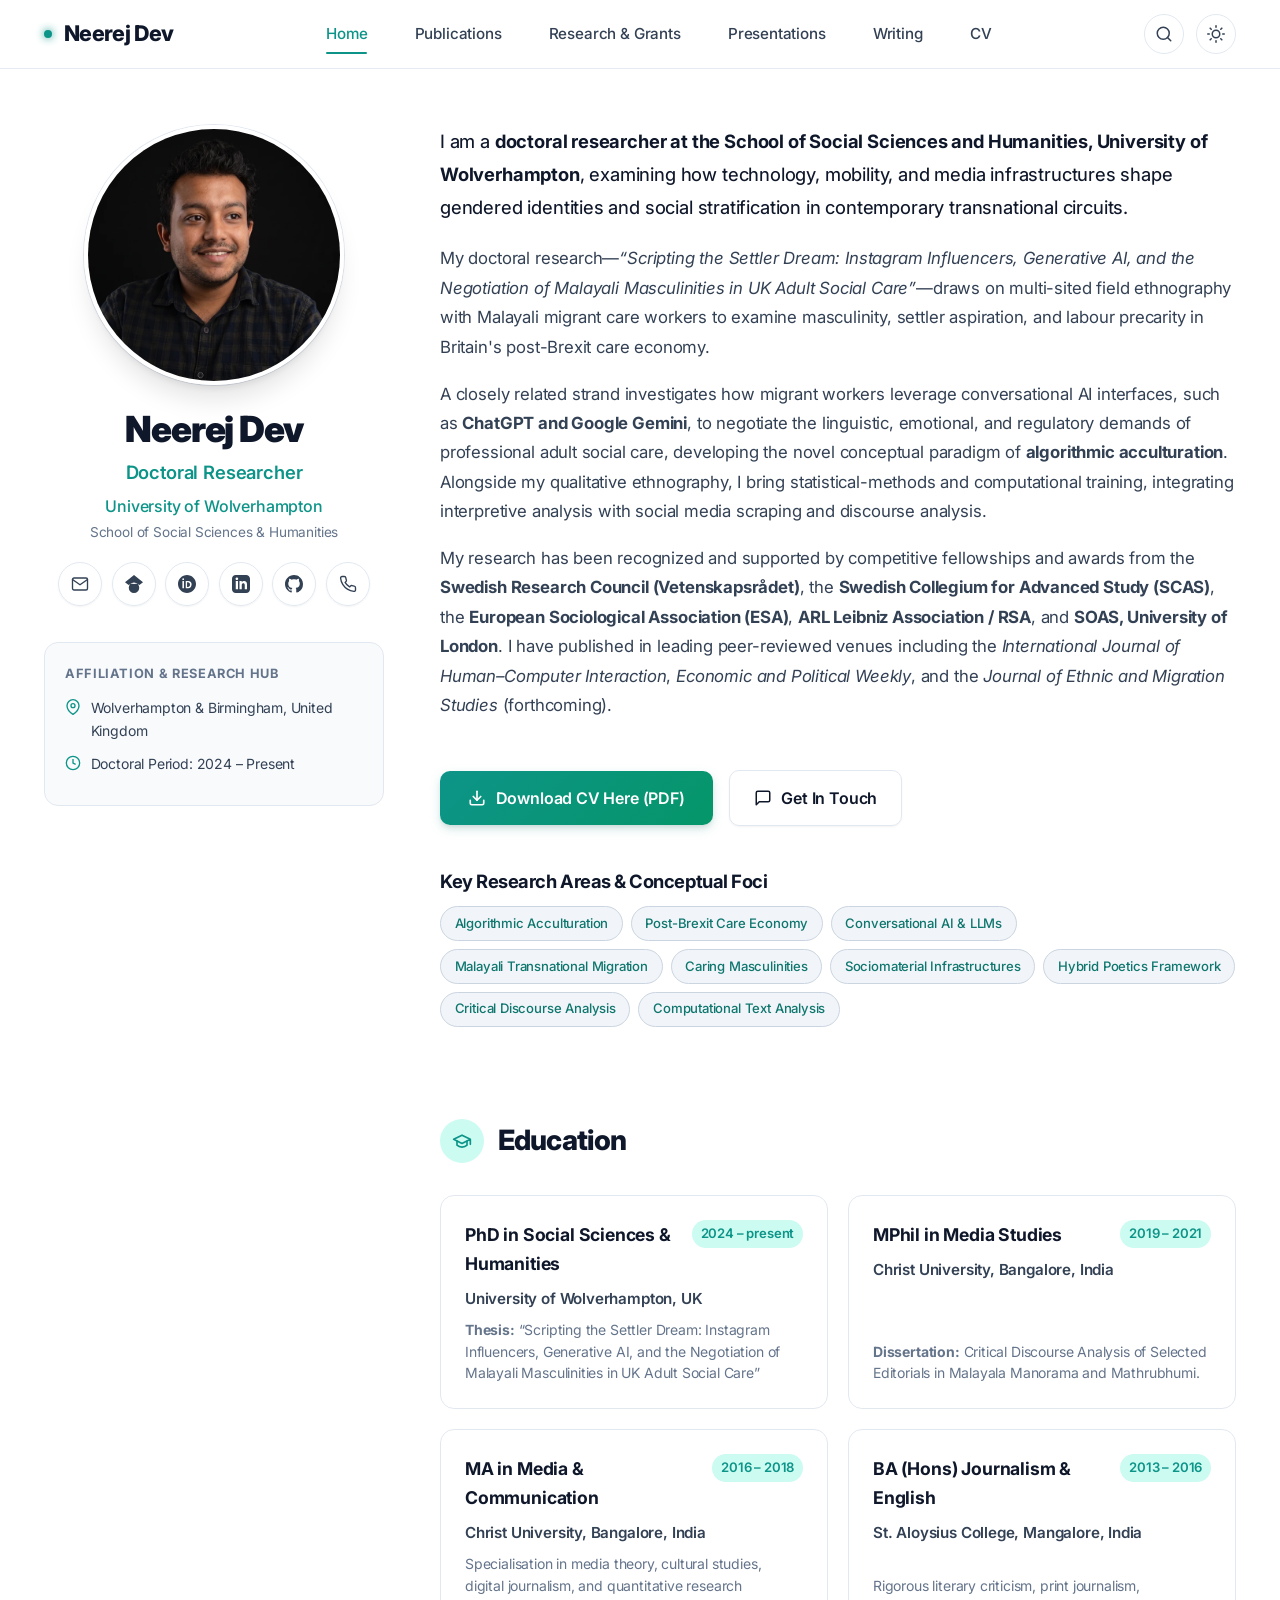
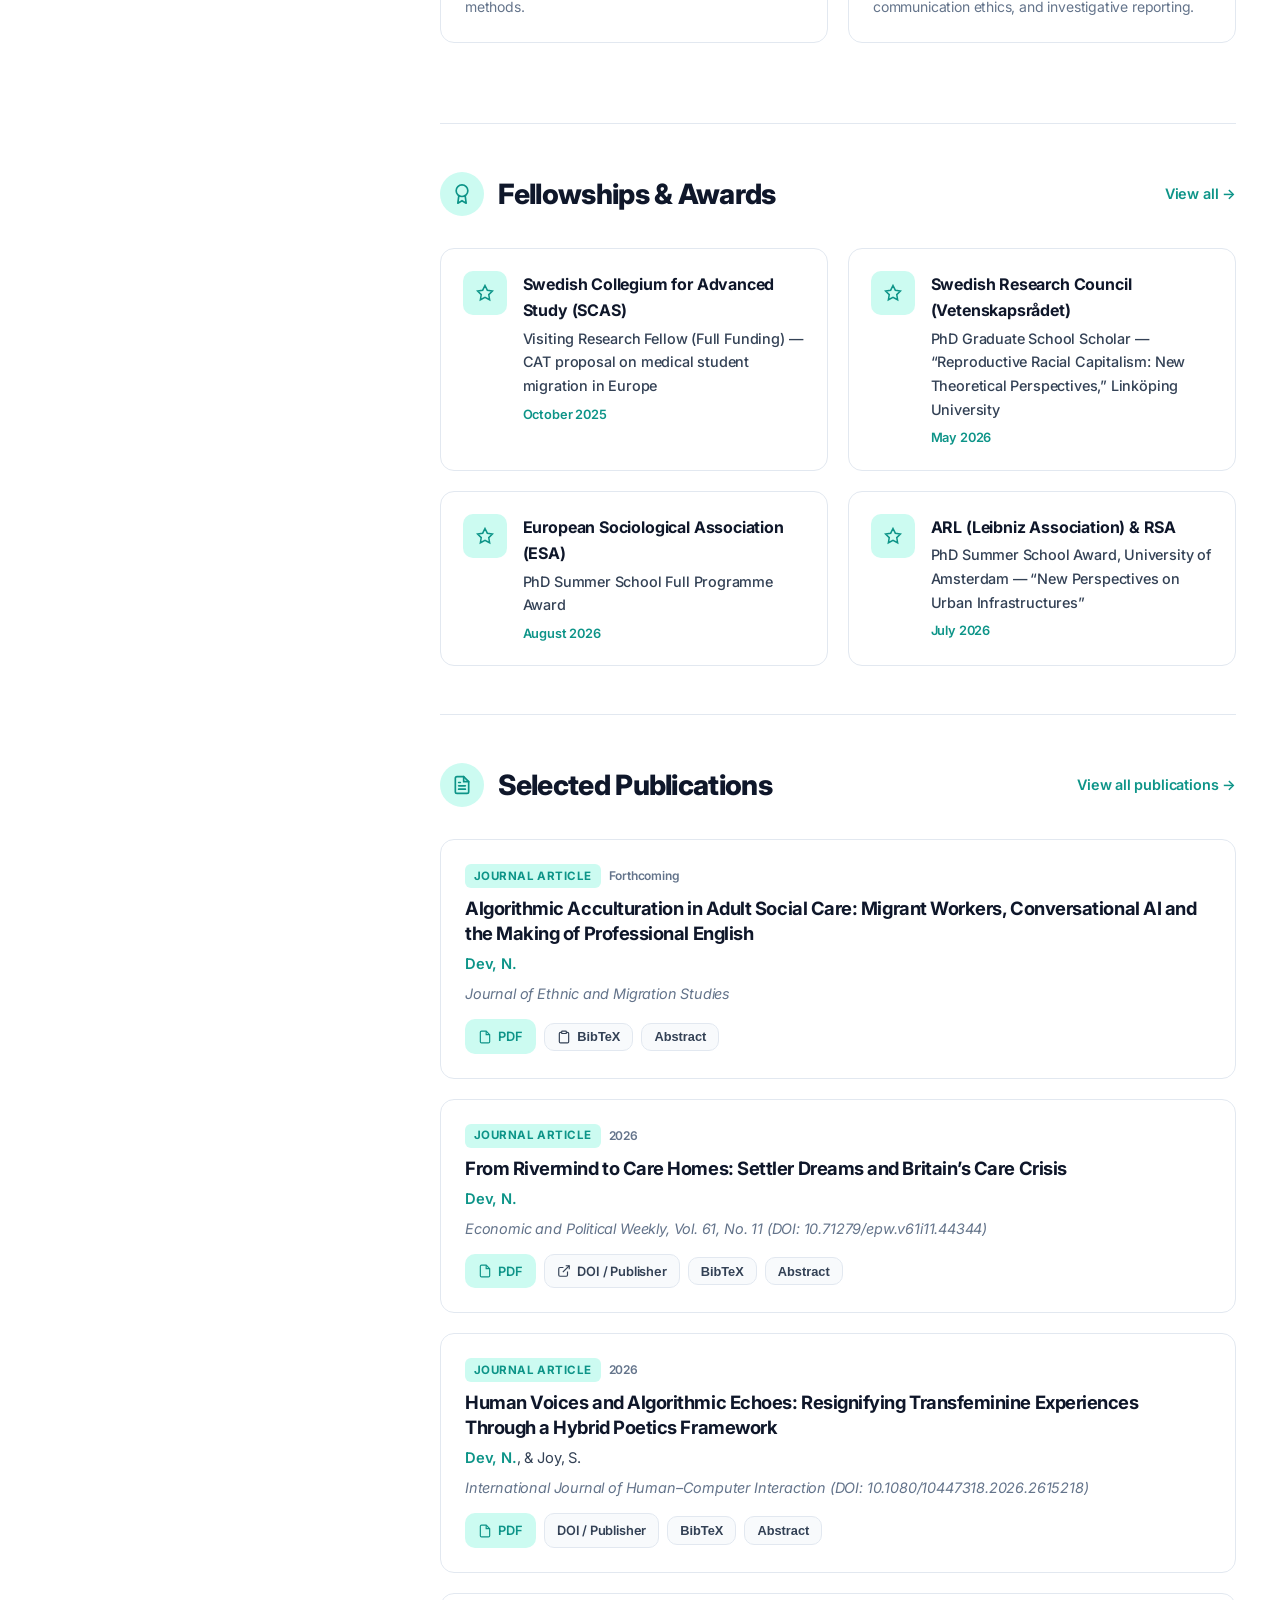
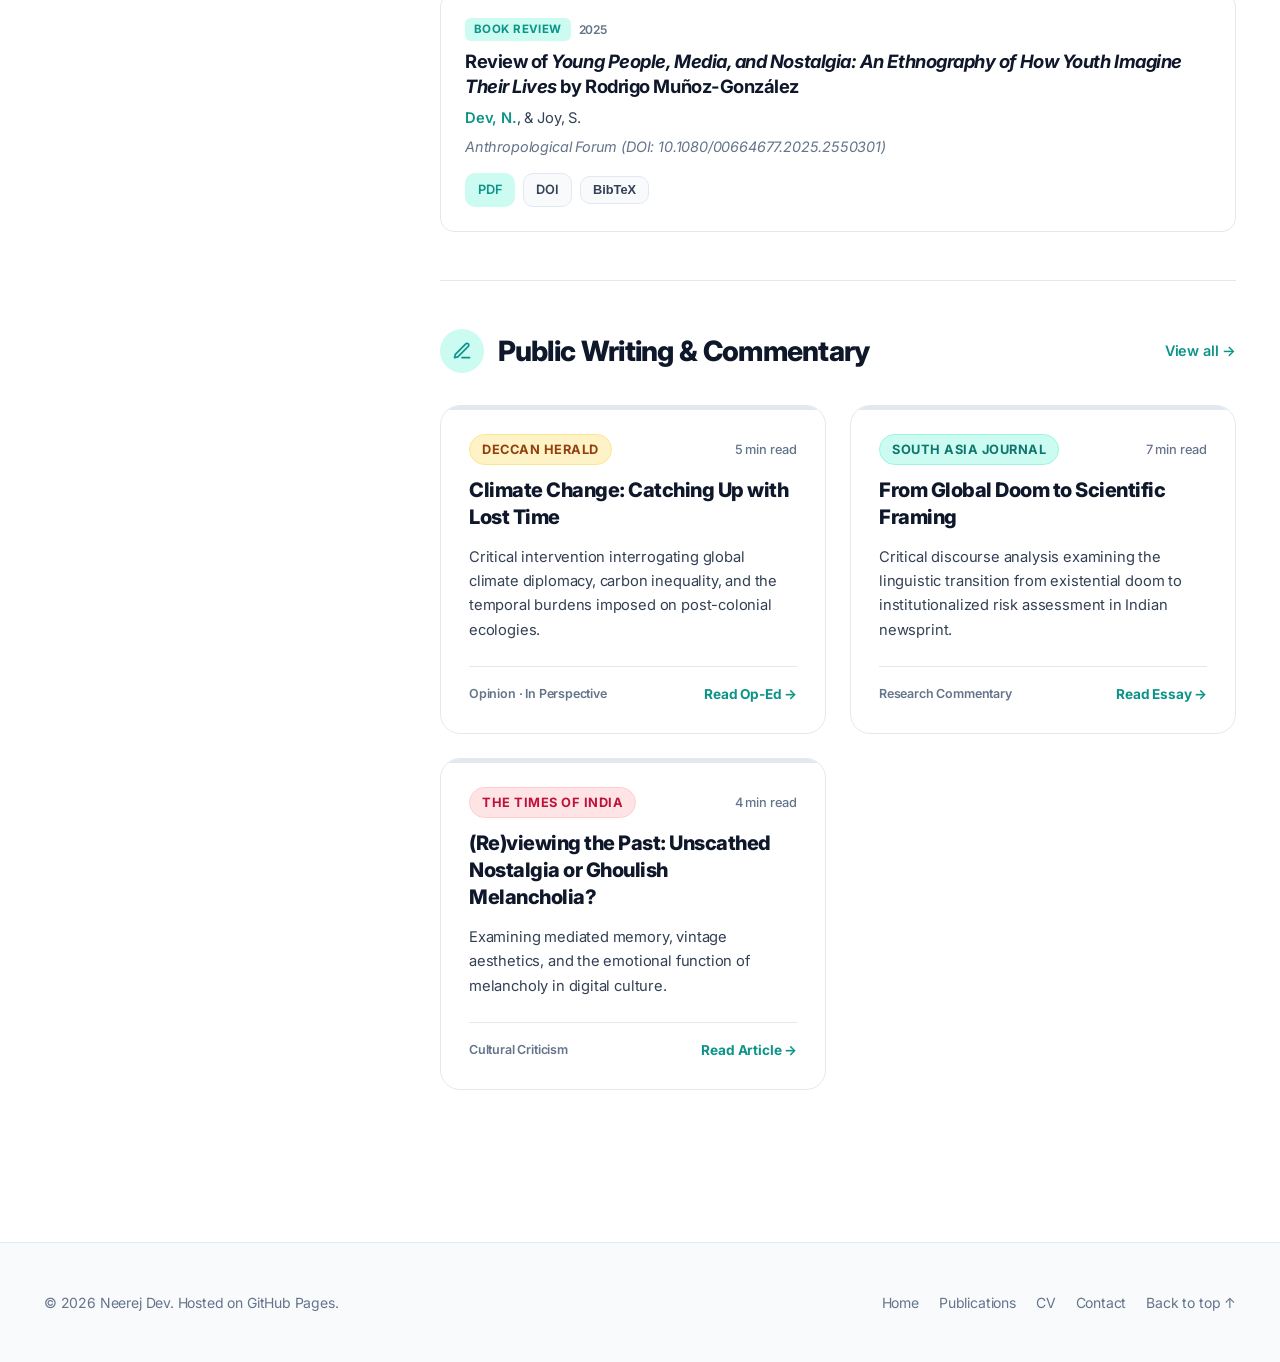
<file: index.html>
<!DOCTYPE html>
<html lang="en" data-theme="light">
<head>
  <meta charset="utf-8" />
  <meta name="viewport" content="width=device-width, initial-scale=1" />
  <title>Neerej Dev | Doctoral Researcher & Sociologist</title>
  
  <meta name="author" content="Neerej Dev" />
  <meta name="description" content="Personal academic website of Neerej Dev, Doctoral Researcher at the University of Wolverhampton examining technology, mobility, algorithmic acculturation, and media infrastructures." />
  
  <!-- Open Graph / Social Media Meta -->
  <meta property="og:site_name" content="Neerej Dev" />
  <meta property="og:title" content="Neerej Dev | Doctoral Researcher" />
  <meta property="og:description" content="Doctoral Researcher at University of Wolverhampton. Investigating migration, care economies, generative AI, and algorithmic acculturation." />
  <meta property="og:type" content="profile" />
  <meta property="og:image" content="assets/images/neerej-avatar.webp" />
  <meta name="twitter:card" content="summary" />
  <meta name="twitter:title" content="Neerej Dev" />
  <meta name="twitter:description" content="Doctoral Researcher at the University of Wolverhampton." />
  
  <link rel="icon" type="image/png" href="assets/images/favicon.png" />
  <link rel="apple-touch-icon" href="assets/images/favicon.png" />

  <!-- Google Fonts: Inter -->
  <link rel="preconnect" href="https://fonts.googleapis.com">
  <link rel="preconnect" href="https://fonts.gstatic.com" crossorigin>
  <link href="https://fonts.googleapis.com/css2?family=Inter:wght@300;400;500;600;700;800;900&display=swap" rel="stylesheet">

  <!-- Core Stylesheet -->
  <link rel="stylesheet" href="assets/css/style.css" />

  <!-- Schema.org Academic Profile JSON-LD -->
  <script type="application/ld+json">
  {
    "@context": "https://schema.org",
    "@type": "Person",
    "name": "Neerej Dev",
    "jobTitle": "Doctoral Researcher",
    "worksFor": {
      "@type": "CollegeOrUniversity",
      "name": "University of Wolverhampton"
    },
    "email": "mailto:N.dev2@wlv.ac.uk",
    "telephone": "+447721998365",
    "sameAs": [
      "https://scholar.google.com/citations?user=PYp7N-kAAAAJ&hl=en",
      "https://orcid.org/0000-0003-3918-2406",
      "https://www.linkedin.com/in/neerej-dev/",
      "https://github.com/neerejdev"
    ]
  }
  </script>
</head>

<body id="top">

  <!-- ========================================================================
       STICKY HEADER & NAVIGATION
       ======================================================================== -->
  <header class="site-header">
    <div class="container">
      <nav class="navbar" aria-label="Main Navigation">
        <a class="navbar-brand" href="index.html">
          <span class="brand-dot"></span>
          Neerej Dev
        </a>

        <ul class="nav-links" id="nav-links">
          <li><a class="nav-link active" href="index.html">Home</a></li>
          <li><a class="nav-link" href="publications.html">Publications</a></li>
          <li><a class="nav-link" href="research.html">Research & Grants</a></li>
          <li><a class="nav-link" href="talks.html">Presentations</a></li>
          <li><a class="nav-link" href="writing.html">Writing</a></li>
          <li><a class="nav-link" href="cv.html">CV</a></li>
        </ul>

        <div class="nav-actions">
          <!-- Live Instant Search Button -->
          <button class="icon-btn" id="search-toggle" aria-label="Search site" title="Search (Cmd+K)">
            <svg width="18" height="18" viewBox="0 0 24 24" fill="none" stroke="currentColor" stroke-width="2" stroke-linecap="round" stroke-linejoin="round">
              <circle cx="11" cy="11" r="8"></circle>
              <line x1="21" y1="21" x2="16.65" y2="16.65"></line>
            </svg>
          </button>

          <!-- Dark / Light Theme Toggle -->
          <button class="icon-btn" id="theme-toggle" aria-label="Toggle dark/light mode" title="Toggle Appearance">
            <!-- Sun icon (for dark mode) -->
            <svg class="sun-icon" width="18" height="18" viewBox="0 0 24 24" fill="none" stroke="currentColor" stroke-width="2" stroke-linecap="round" stroke-linejoin="round">
              <circle cx="12" cy="12" r="5"></circle>
              <line x1="12" y1="1" x2="12" y2="3"></line>
              <line x1="12" y1="21" x2="12" y2="23"></line>
              <line x1="4.22" y1="4.22" x2="5.64" y2="5.64"></line>
              <line x1="18.36" y1="18.36" x2="19.78" y2="19.78"></line>
              <line x1="1" y1="12" x2="3" y2="12"></line>
              <line x1="21" y1="12" x2="23" y2="12"></line>
              <line x1="4.22" y1="19.78" x2="5.64" y2="18.36"></line>
              <line x1="18.36" y1="5.64" x2="19.78" y2="4.22"></line>
            </svg>
          </button>

          <!-- Mobile Hamburger Toggle -->
          <button class="icon-btn mobile-menu-btn" id="mobile-menu-btn" aria-label="Toggle navigation menu">
            <svg width="20" height="20" viewBox="0 0 24 24" fill="none" stroke="currentColor" stroke-width="2" stroke-linecap="round" stroke-linejoin="round">
              <line x1="3" y1="12" x2="21" y2="12"></line>
              <line x1="3" y1="6" x2="21" y2="6"></line>
              <line x1="3" y1="18" x2="21" y2="18"></line>
            </svg>
          </button>
        </div>
      </nav>
    </div>
  </header>

  <!-- ========================================================================
       HERO PROFILE & BIOGRAPHY (hanzhang.xyz Layout)
       ======================================================================== -->
  <main>
    <section class="hero-section">
      <div class="container">
        <div class="hero-grid">
          
          <!-- LEFT COLUMN: Avatar, Title, Social Badges, Contact Quick Links -->
          <aside class="profile-col">
            <div class="avatar-wrapper">
              <picture>
                <source srcset="assets/images/neerej-avatar.webp" type="image/webp">
                <img src="assets/images/neerej-avatar.png" alt="Neerej Dev" class="avatar-img" width="260" height="260" />
              </picture>
            </div>

            <h1 class="profile-name">Neerej Dev</h1>
            <p class="profile-title">Doctoral Researcher</p>
            <p class="profile-institution">
              <a href="https://www.wlv.ac.uk" target="_blank" rel="noopener">University of Wolverhampton</a>
            </p>
            <p class="profile-fellowship">
              School of Social Sciences & Humanities
            </p>

            <!-- Social Links (Round interactive buttons) -->
            <div class="social-links">
              <!-- Email -->
              <a href="mailto:N.dev2@wlv.ac.uk" class="social-btn" title="Email: N.dev2@wlv.ac.uk" aria-label="Email">
                <svg width="18" height="18" viewBox="0 0 24 24" fill="none" stroke="currentColor" stroke-width="1.8" stroke-linecap="round" stroke-linejoin="round">
                  <path d="M4 4h16c1.1 0 2 .9 2 2v12c0 1.1-.9 2-2 2H4c-1.1 0-2-.9-2-2V6c0-1.1.9-2 2-2z"></path>
                  <polyline points="22,6 12,13 2,6"></polyline>
                </svg>
              </a>

              <!-- Google Scholar -->
              <a href="https://scholar.google.com/citations?user=PYp7N-kAAAAJ&hl=en" target="_blank" rel="noopener" class="social-btn" title="Google Scholar Profile" aria-label="Google Scholar">
                <svg width="18" height="18" viewBox="0 0 24 24" fill="currentColor">
                  <path d="M12 24a7 7 0 1 1 0-14 7 7 0 0 1 0 14zm0-24L0 9.5l4.838 3.94A8 8 0 0 1 12 12a8 8 0 0 1 7.162 1.44L24 9.5 12 0z"/>
                </svg>
              </a>

              <!-- ORCID -->
              <a href="https://orcid.org/0000-0003-3918-2406" target="_blank" rel="noopener" class="social-btn" title="ORCID iD" aria-label="ORCID">
                <svg width="18" height="18" viewBox="0 0 256 256" fill="currentColor">
                  <path d="M128 0C57.307 0 0 57.307 0 128s57.307 128 128 128 128-57.307 128-128S198.693 0 128 0zm-43.23 189.702H62.91V86.298h21.86v103.404zm-10.93-117.75c-7.07 0-12.8-5.73-12.8-12.8s5.73-12.8 12.8-12.8 12.8 5.73 12.8 12.8-5.73 12.8-12.8 12.8zm118.88 64.91c0 30.5-17.72 52.84-48.45 52.84H110.1V86.3h35.81c29.13 0 48.36 21.08 48.36 50.56zm-22.38.25c0-18.42-10.6-32.33-28.72-32.33h-12.78v64.67h12.78c18.12 0 28.72-13.92 28.72-32.34z"/>
                </svg>
              </a>

              <!-- LinkedIn -->
              <a href="https://www.linkedin.com/in/neerej-dev/" target="_blank" rel="noopener" class="social-btn" title="LinkedIn Profile" aria-label="LinkedIn">
                <svg width="18" height="18" viewBox="0 0 24 24" fill="currentColor">
                  <path d="M19 0h-14c-2.761 0-5 2.239-5 5v14c0 2.761 2.239 5 5 5h14c2.762 0 5-2.239 5-5v-14c0-2.761-2.761-5-5-5zm-11 19h-3v-11h3v11zm-1.5-12.268c-.966 0-1.75-.79-1.75-1.764s.784-1.764 1.75-1.764 1.75.79 1.75 1.764-.783 1.764-1.75 1.764zm13.5 12.268h-3v-5.604c0-3.368-4-3.113-4 0v5.604h-3v-11h3v1.765c1.396-2.586 7-2.777 7 2.476v6.759z"/>
                </svg>
              </a>

              <!-- GitHub -->
              <a href="https://github.com/neerejdev" target="_blank" rel="noopener" class="social-btn" title="GitHub Profile" aria-label="GitHub">
                <svg width="18" height="18" viewBox="0 0 24 24" fill="currentColor">
                  <path d="M12 0C5.37 0 0 5.37 0 12c0 5.31 3.435 9.795 8.205 11.385.6.105.825-.255.825-.57 0-.285-.015-1.23-.015-2.235-3.015.555-3.795-.735-4.035-1.41-.135-.345-.72-1.41-1.23-1.695-.42-.225-1.02-.78-.015-.795.945-.015 1.62.87 1.845 1.23 1.08 1.815 2.805 1.305 3.495.99.105-.78.42-1.305.765-1.605-2.67-.3-5.46-1.335-5.46-5.925 0-1.305.465-2.385 1.23-3.225-.12-.3-.54-1.53.12-3.18 0 0 1.005-.315 3.3 1.23.96-.27 1.98-.405 3-.405s2.04.135 3 .405c2.295-1.56 3.3-1.23 3.3-1.23.66 1.65.24 2.88.12 3.18.765.84 1.23 1.905 1.23 3.225 0 4.605-2.805 5.625-5.475 5.925.435.375.81 1.095.81 2.22 0 1.605-.015 2.895-.015 3.3 0 .315.225.69.825.57A12.02 12.02 0 0024 12c0-6.63-5.37-12-12-12z"/>
                </svg>
              </a>

              <!-- Phone -->
              <a href="tel:+447721998365" class="social-btn" title="Phone: +44 7721 998365" aria-label="Phone">
                <svg width="18" height="18" viewBox="0 0 24 24" fill="none" stroke="currentColor" stroke-width="1.8" stroke-linecap="round" stroke-linejoin="round">
                  <path d="M22 16.92v3a2 2 0 0 1-2.18 2 19.79 19.79 0 0 1-8.63-3.07 19.5 19.5 0 0 1-6-6 19.79 19.79 0 0 1-3.07-8.67A2 2 0 0 1 4.11 2h3a2 2 0 0 1 2 1.72 12.84 12.84 0 0 0 .7 2.81 2 2 0 0 1-.45 2.11L8.09 9.91a16 16 0 0 0 6 6l1.27-1.27a2 2 0 0 1 2.11-.45 12.84 12.84 0 0 0 2.81.7A2 2 0 0 1 22 16.92z"></path>
                </svg>
              </a>
            </div>

            <!-- Quick Meta Box -->
            <div class="sidebar-box">
              <div class="sidebar-box-title">Affiliation & Research Hub</div>
              <ul class="meta-list">
                <li class="meta-item">
                  <svg width="16" height="16" viewBox="0 0 24 24" fill="none" stroke="currentColor" stroke-width="2"><path d="M21 10c0 7-9 13-9 13s-9-6-9-13a9 9 0 0 1 18 0z"></path><circle cx="12" cy="10" r="3"></circle></svg>
                  <span>Wolverhampton & Birmingham, United Kingdom</span>
                </li>
                <li class="meta-item">
                  <svg width="16" height="16" viewBox="0 0 24 24" fill="none" stroke="currentColor" stroke-width="2"><circle cx="12" cy="12" r="10"></circle><polyline points="12 6 12 12 16 14"></polyline></svg>
                  <span>Doctoral Period: 2024 – Present</span>
                </li>
              </ul>
            </div>
          </aside>

          <!-- RIGHT COLUMN: Biography, CV Download, Education, Research Interests -->
          <article class="main-col">
            <div class="bio-prose">
              <p class="bio-lead">
                I am a <strong>doctoral researcher at the School of Social Sciences and Humanities, University of Wolverhampton</strong>, examining how technology, mobility, and media infrastructures shape gendered identities and social stratification in contemporary transnational circuits.
              </p>
              
              <p>
                My doctoral research—<em>“Scripting the Settler Dream: Instagram Influencers, Generative AI, and the Negotiation of Malayali Masculinities in UK Adult Social Care”</em>—draws on multi-sited field ethnography with Malayali migrant care workers to examine masculinity, settler aspiration, and labour precarity in Britain's post-Brexit care economy.
              </p>

              <p>
                A closely related strand investigates how migrant workers leverage conversational AI interfaces, such as <strong>ChatGPT and Google Gemini</strong>, to negotiate the linguistic, emotional, and regulatory demands of professional adult social care, developing the novel conceptual paradigm of <strong>algorithmic acculturation</strong>. Alongside my qualitative ethnography, I bring statistical-methods and computational training, integrating interpretive analysis with social media scraping and discourse analysis.
              </p>

              <p>
                My research has been recognized and supported by competitive fellowships and awards from the <strong>Swedish Research Council (Vetenskapsrådet)</strong>, the <strong>Swedish Collegium for Advanced Study (SCAS)</strong>, the <strong>European Sociological Association (ESA)</strong>, <strong>ARL Leibniz Association / RSA</strong>, and <strong>SOAS, University of London</strong>. I have published in leading peer-reviewed venues including the <em>International Journal of Human–Computer Interaction</em>, <em>Economic and Political Weekly</em>, and the <em>Journal of Ethnic and Migration Studies</em> (forthcoming).
              </p>
            </div>

            <!-- Download CV & Research Action Banner (hanzhang.xyz CTA style) -->
            <div class="action-banner">
              <a href="files/Neerej_Dev_CV.pdf" target="_blank" class="btn-primary" download="Neerej_Dev_CV.pdf">
                <svg width="18" height="18" viewBox="0 0 24 24" fill="none" stroke="currentColor" stroke-width="2.2" stroke-linecap="round" stroke-linejoin="round">
                  <path d="M21 15v4a2 2 0 0 1-2 2H5a2 2 0 0 1-2-2v-4"></path>
                  <polyline points="7 10 12 15 17 10"></polyline>
                  <line x1="12" y1="15" x2="12" y2="3"></line>
                </svg>
                Download CV Here (PDF)
              </a>

              <a href="mailto:N.dev2@wlv.ac.uk" class="btn-secondary">
                <svg width="18" height="18" viewBox="0 0 24 24" fill="none" stroke="currentColor" stroke-width="2" stroke-linecap="round" stroke-linejoin="round">
                  <path d="M21 15a2 2 0 0 1-2 2H7l-4 4V5a2 2 0 0 1 2-2h14a2 2 0 0 1 2 2z"></path>
                </svg>
                Get In Touch
              </a>
            </div>

            <!-- Research Interests Tag Cloud -->
            <div style="margin-bottom: 2rem;">
              <h3 style="font-size: 1.15rem; font-weight: 700; margin-bottom: 0.85rem; color: var(--text-primary);">
                Key Research Areas & Conceptual Foci
              </h3>
              <div class="tag-cloud">
                <span class="tag-pill">Algorithmic Acculturation</span>
                <span class="tag-pill">Post-Brexit Care Economy</span>
                <span class="tag-pill">Conversational AI & LLMs</span>
                <span class="tag-pill">Malayali Transnational Migration</span>
                <span class="tag-pill">Caring Masculinities</span>
                <span class="tag-pill">Sociomaterial Infrastructures</span>
                <span class="tag-pill">Hybrid Poetics Framework</span>
                <span class="tag-pill">Critical Discourse Analysis</span>
                <span class="tag-pill">Computational Text Analysis</span>
              </div>
            </div>

            <!-- ==============================================================
                 EDUCATION SECTION (hanzhang.xyz style cards)
                 ============================================================== -->
            <section class="section" id="education" style="border-top: none; padding-top: 1rem;">
              <div class="section-header">
                <div class="section-title-wrap">
                  <div class="section-icon-badge">
                    <svg width="20" height="20" viewBox="0 0 24 24" fill="none" stroke="currentColor" stroke-width="2" stroke-linecap="round" stroke-linejoin="round">
                      <path d="M22 10v6M2 10l10-5 10 5-10 5z"></path>
                      <path d="M6 12v5c3 3 9 3 12 0v-5"></path>
                    </svg>
                  </div>
                  <h2 class="section-title">Education</h2>
                </div>
              </div>

              <div class="education-grid">
                <!-- PhD -->
                <div class="edu-card">
                  <div class="edu-header">
                    <div class="edu-degree">PhD in Social Sciences & Humanities</div>
                    <span class="edu-year">2024 – present</span>
                  </div>
                  <div class="edu-institution">University of Wolverhampton, UK</div>
                  <div class="edu-details">
                    <strong>Thesis:</strong> “Scripting the Settler Dream: Instagram Influencers, Generative AI, and the Negotiation of Malayali Masculinities in UK Adult Social Care”
                  </div>
                </div>

                <!-- MPhil -->
                <div class="edu-card">
                  <div class="edu-header">
                    <div class="edu-degree">MPhil in Media Studies</div>
                    <span class="edu-year">2019 – 2021</span>
                  </div>
                  <div class="edu-institution">Christ University, Bangalore, India</div>
                  <div class="edu-details">
                    <strong>Dissertation:</strong> Critical Discourse Analysis of Selected Editorials in Malayala Manorama and Mathrubhumi.
                  </div>
                </div>

                <!-- MA -->
                <div class="edu-card">
                  <div class="edu-header">
                    <div class="edu-degree">MA in Media & Communication</div>
                    <span class="edu-year">2016 – 2018</span>
                  </div>
                  <div class="edu-institution">Christ University, Bangalore, India</div>
                  <div class="edu-details">
                    Specialisation in media theory, cultural studies, digital journalism, and quantitative research methods.
                  </div>
                </div>

                <!-- BA -->
                <div class="edu-card">
                  <div class="edu-header">
                    <div class="edu-degree">BA (Hons) Journalism & English</div>
                    <span class="edu-year">2013 – 2016</span>
                  </div>
                  <div class="edu-institution">St. Aloysius College, Mangalore, India</div>
                  <div class="edu-details">
                    Rigorous literary criticism, print journalism, communication ethics, and investigative reporting.
                  </div>
                </div>
              </div>
            </section>

            <!-- ==============================================================
                 FELLOWSHIPS, GRANTS & AWARDS (hanzhang.xyz style)
                 ============================================================== -->
            <section class="section" id="awards">
              <div class="section-header">
                <div class="section-title-wrap">
                  <div class="section-icon-badge">
                    <svg width="20" height="20" viewBox="0 0 24 24" fill="none" stroke="currentColor" stroke-width="2" stroke-linecap="round" stroke-linejoin="round">
                      <circle cx="12" cy="8" r="7"></circle>
                      <polyline points="8.21 13.89 7 23 12 20 17 23 15.79 13.88"></polyline>
                    </svg>
                  </div>
                  <h2 class="section-title">Fellowships & Awards</h2>
                </div>
                <a href="research.html" class="section-link">View all &rarr;</a>
              </div>

              <div class="award-grid">
                <!-- SCAS Uppsala -->
                <div class="award-card">
                  <div class="award-icon-box">
                    <svg width="18" height="18" viewBox="0 0 24 24" fill="none" stroke="currentColor" stroke-width="2"><path d="M12 2l3.09 6.26L22 9.27l-5 4.87 1.18 6.88L12 17.77l-6.18 3.25L7 14.14 2 9.27l6.91-1.01L12 2z"></path></svg>
                  </div>
                  <div class="award-body">
                    <div class="award-org">Swedish Collegium for Advanced Study (SCAS)</div>
                    <div class="award-title">Visiting Research Fellow (Full Funding) — CAT proposal on medical student migration in Europe</div>
                    <div class="award-date">October 2025</div>
                  </div>
                </div>

                <!-- Vetenskapsrådet / Linköping -->
                <div class="award-card">
                  <div class="award-icon-box">
                    <svg width="18" height="18" viewBox="0 0 24 24" fill="none" stroke="currentColor" stroke-width="2"><path d="M12 2l3.09 6.26L22 9.27l-5 4.87 1.18 6.88L12 17.77l-6.18 3.25L7 14.14 2 9.27l6.91-1.01L12 2z"></path></svg>
                  </div>
                  <div class="award-body">
                    <div class="award-org">Swedish Research Council (Vetenskapsrådet)</div>
                    <div class="award-title">PhD Graduate School Scholar — “Reproductive Racial Capitalism: New Theoretical Perspectives,” Linköping University</div>
                    <div class="award-date">May 2026</div>
                  </div>
                </div>

                <!-- ESA -->
                <div class="award-card">
                  <div class="award-icon-box">
                    <svg width="18" height="18" viewBox="0 0 24 24" fill="none" stroke="currentColor" stroke-width="2"><path d="M12 2l3.09 6.26L22 9.27l-5 4.87 1.18 6.88L12 17.77l-6.18 3.25L7 14.14 2 9.27l6.91-1.01L12 2z"></path></svg>
                  </div>
                  <div class="award-body">
                    <div class="award-org">European Sociological Association (ESA)</div>
                    <div class="award-title">PhD Summer School Full Programme Award</div>
                    <div class="award-date">August 2026</div>
                  </div>
                </div>

                <!-- ARL Leibniz / RSA Amsterdam -->
                <div class="award-card">
                  <div class="award-icon-box">
                    <svg width="18" height="18" viewBox="0 0 24 24" fill="none" stroke="currentColor" stroke-width="2"><path d="M12 2l3.09 6.26L22 9.27l-5 4.87 1.18 6.88L12 17.77l-6.18 3.25L7 14.14 2 9.27l6.91-1.01L12 2z"></path></svg>
                  </div>
                  <div class="award-body">
                    <div class="award-org">ARL (Leibniz Association) & RSA</div>
                    <div class="award-title">PhD Summer School Award, University of Amsterdam — “New Perspectives on Urban Infrastructures”</div>
                    <div class="award-date">July 2026</div>
                  </div>
                </div>
              </div>
            </section>

            <!-- ==============================================================
                 SELECTED PUBLICATIONS PREVIEW (hanzhang.xyz style)
                 ============================================================== -->
            <section class="section" id="publications">
              <div class="section-header">
                <div class="section-title-wrap">
                  <div class="section-icon-badge">
                    <svg width="20" height="20" viewBox="0 0 24 24" fill="none" stroke="currentColor" stroke-width="2" stroke-linecap="round" stroke-linejoin="round">
                      <path d="M14 2H6a2 2 0 0 0-2 2v16a2 2 0 0 0 2 2h12a2 2 0 0 0 2-2V8z"></path>
                      <polyline points="14 2 14 8 20 8"></polyline>
                      <line x1="16" y1="13" x2="8" y2="13"></line>
                      <line x1="16" y1="17" x2="8" y2="17"></line>
                      <polyline points="10 9 9 9 8 9"></polyline>
                    </svg>
                  </div>
                  <h2 class="section-title">Selected Publications</h2>
                </div>
                <a href="publications.html" class="section-link">View all publications &rarr;</a>
              </div>

              <div class="pub-list">
                
                <!-- JEMS Forthcoming -->
                <div class="pub-card" id="pub-dev2026algorithmic" data-type="journal">
                  <div class="pub-meta-top">
                    <span class="pub-type-badge">Journal Article</span>
                    <span class="pub-year-badge">Forthcoming</span>
                  </div>
                  <h3 class="pub-title">
                    <a href="publications.html#pub-dev2026algorithmic">Algorithmic Acculturation in Adult Social Care: Migrant Workers, Conversational AI and the Making of Professional English</a>
                  </h3>
                  <div class="pub-authors"><strong>Dev, N.</strong></div>
                  <div class="pub-venue">Journal of Ethnic and Migration Studies</div>
                  <div class="pub-links">
                    <a href="files/Neerej_Dev_CV.pdf" class="pub-action-btn btn-pdf" target="_blank">
                      <svg width="14" height="14" viewBox="0 0 24 24" fill="none" stroke="currentColor" stroke-width="2"><path d="M14 2H6a2 2 0 0 0-2 2v16a2 2 0 0 0 2 2h12a2 2 0 0 0 2-2V8z"></path><polyline points="14 2 14 8 20 8"></polyline></svg>
                      PDF
                    </a>
                    <button class="pub-action-btn" onclick="openBibtexModal('dev2026algorithmic')">
                      <svg width="14" height="14" viewBox="0 0 24 24" fill="none" stroke="currentColor" stroke-width="2"><path d="M16 4h2a2 2 0 0 1 2 2v14a2 2 0 0 1-2 2H6a2 2 0 0 1-2-2V6a2 2 0 0 1 2-2h2"></path><rect x="8" y="2" width="8" height="4" rx="1" ry="1"></rect></svg>
                      BibTeX
                    </button>
                    <button class="pub-action-btn" onclick="toggleAbstract('dev2026algorithmic')">
                      Abstract
                    </button>
                  </div>
                  <div class="pub-abstract" id="abstract-dev2026algorithmic">
                    Examines how Malayali migrant care workers in post-Brexit Britain utilize generative conversational AI platforms (ChatGPT and Google Gemini) to navigate the punitive linguistic and regulatory demands of clinical recording in elder care homes, theorizing the emergence of <em>algorithmic acculturation</em>.
                  </div>
                </div>

                <!-- EPW 2026 Settler Dreams -->
                <div class="pub-card" id="pub-dev2026from" data-type="journal">
                  <div class="pub-meta-top">
                    <span class="pub-type-badge">Journal Article</span>
                    <span class="pub-year-badge">2026</span>
                  </div>
                  <h3 class="pub-title">
                    <a href="files/From-Rivermind-to-Care-Homes-Settler-Dreams-EPW-2026.pdf" target="_blank">From Rivermind to Care Homes: Settler Dreams and Britain’s Care Crisis</a>
                  </h3>
                  <div class="pub-authors"><strong>Dev, N.</strong></div>
                  <div class="pub-venue">Economic and Political Weekly, Vol. 61, No. 11 (DOI: 10.71279/epw.v61i11.44344)</div>
                  <div class="pub-links">
                    <a href="files/From-Rivermind-to-Care-Homes-Settler-Dreams-EPW-2026.pdf" class="pub-action-btn btn-pdf" target="_blank">
                      <svg width="14" height="14" viewBox="0 0 24 24" fill="none" stroke="currentColor" stroke-width="2"><path d="M14 2H6a2 2 0 0 0-2 2v16a2 2 0 0 0 2 2h12a2 2 0 0 0 2-2V8z"></path><polyline points="14 2 14 8 20 8"></polyline></svg>
                      PDF
                    </a>
                    <a href="https://doi.org/10.71279/epw.v61i11.44344" class="pub-action-btn" target="_blank" rel="noopener">
                      <svg width="14" height="14" viewBox="0 0 24 24" fill="none" stroke="currentColor" stroke-width="2"><path d="M18 13v6a2 2 0 0 1-2 2H5a2 2 0 0 1-2-2V8a2 2 0 0 1 2-2h6"></path><polyline points="15 3 21 3 21 9"></polyline><line x1="10" y1="14" x2="21" y2="3"></line></svg>
                      DOI / Publisher
                    </a>
                    <button class="pub-action-btn" onclick="openBibtexModal('dev2026from')">
                      BibTeX
                    </button>
                    <button class="pub-action-btn" onclick="toggleAbstract('dev2026from')">
                      Abstract
                    </button>
                  </div>
                  <div class="pub-abstract" id="abstract-dev2026from">
                    Critically interrogates how post-Brexit visa conditionality and institutional shortages produce hyper-precarity for Malayali migrant care workers, tracing how aspirations of settlement collide with the extractive routines of the British care home.
                  </div>
                </div>

                <!-- IJHCI 2026 -->
                <div class="pub-card" id="pub-dev2026human" data-type="journal">
                  <div class="pub-meta-top">
                    <span class="pub-type-badge">Journal Article</span>
                    <span class="pub-year-badge">2026</span>
                  </div>
                  <h3 class="pub-title">
                    <a href="files/Human-Voices-and-Algorithmic-Echoes-IJHCI-2026.pdf" target="_blank">Human Voices and Algorithmic Echoes: Resignifying Transfeminine Experiences Through a Hybrid Poetics Framework</a>
                  </h3>
                  <div class="pub-authors"><strong>Dev, N.</strong>, & Joy, S.</div>
                  <div class="pub-venue">International Journal of Human–Computer Interaction (DOI: 10.1080/10447318.2026.2615218)</div>
                  <div class="pub-links">
                    <a href="files/Human-Voices-and-Algorithmic-Echoes-IJHCI-2026.pdf" class="pub-action-btn btn-pdf" target="_blank">
                      <svg width="14" height="14" viewBox="0 0 24 24" fill="none" stroke="currentColor" stroke-width="2"><path d="M14 2H6a2 2 0 0 0-2 2v16a2 2 0 0 0 2 2h12a2 2 0 0 0 2-2V8z"></path><polyline points="14 2 14 8 20 8"></polyline></svg>
                      PDF
                    </a>
                    <a href="https://doi.org/10.1080/10447318.2026.2615218" class="pub-action-btn" target="_blank" rel="noopener">
                      DOI / Publisher
                    </a>
                    <button class="pub-action-btn" onclick="openBibtexModal('dev2026human')">
                      BibTeX
                    </button>
                    <button class="pub-action-btn" onclick="toggleAbstract('dev2026human')">
                      Abstract
                    </button>
                  </div>
                  <div class="pub-abstract" id="abstract-dev2026human">
                    Introduces the Hybrid Poetics Framework (HPF) to evaluate whether LLMs (GPT-4o) can authentically echo marginalized transfeminine subjectivities through focus groups and Turing-style qualitative discernment.
                  </div>
                </div>

                <!-- Anthropological Forum 2025 -->
                <div class="pub-card" id="pub-dev2025young" data-type="review">
                  <div class="pub-meta-top">
                    <span class="pub-type-badge">Book Review</span>
                    <span class="pub-year-badge">2025</span>
                  </div>
                  <h3 class="pub-title">
                    <a href="files/Young-People-Media-and-Nostalgia-Review-2025.pdf" target="_blank">Review of <em>Young People, Media, and Nostalgia: An Ethnography of How Youth Imagine Their Lives</em> by Rodrigo Muñoz-González</a>
                  </h3>
                  <div class="pub-authors"><strong>Dev, N.</strong>, & Joy, S.</div>
                  <div class="pub-venue">Anthropological Forum (DOI: 10.1080/00664677.2025.2550301)</div>
                  <div class="pub-links">
                    <a href="files/Young-People-Media-and-Nostalgia-Review-2025.pdf" class="pub-action-btn btn-pdf" target="_blank">
                      PDF
                    </a>
                    <a href="https://doi.org/10.1080/00664677.2025.2550301" class="pub-action-btn" target="_blank" rel="noopener">
                      DOI
                    </a>
                    <button class="pub-action-btn" onclick="openBibtexModal('dev2025young')">
                      BibTeX
                    </button>
                  </div>
                </div>

              </div>
            </section>

            <!-- ==============================================================
                 PUBLIC WRITING & MEDIA ESSAYS
                 ============================================================== -->
            <section class="section" id="writing">
              <div class="section-header">
                <div class="section-title-wrap">
                  <div class="section-icon-badge">
                    <svg width="20" height="20" viewBox="0 0 24 24" fill="none" stroke="currentColor" stroke-width="2" stroke-linecap="round" stroke-linejoin="round">
                      <path d="M12 20h9"></path>
                      <path d="M16.5 3.5a2.121 2.121 0 0 1 3 3L7 19l-4 1 1-4L16.5 3.5z"></path>
                    </svg>
                  </div>
                  <h2 class="section-title">Public Writing & Commentary</h2>
                </div>
                <a href="writing.html" class="section-link">View all &rarr;</a>
              </div>

              <div class="editorial-grid">
                <!-- Deccan Herald -->
                <div class="editorial-card">
                  <div>
                    <div class="editorial-badge-row" style="margin-bottom: 0.75rem;">
                      <span class="outlet-chip chip-dh">Deccan Herald</span>
                      <span class="reading-time">5 min read</span>
                    </div>
                    <h3 class="editorial-card-title">
                      <a href="https://www.deccanherald.com/opinion/in-perspective/climate-change-catching-up-with-lost-time-1118784.html" target="_blank" rel="noopener">
                        Climate Change: Catching Up with Lost Time
                      </a>
                    </h3>
                    <p class="editorial-excerpt">
                      Critical intervention interrogating global climate diplomacy, carbon inequality, and the temporal burdens imposed on post-colonial ecologies.
                    </p>
                  </div>
                  <div class="editorial-footer">
                    <span style="font-size: 0.78rem; font-weight: 600; color: var(--text-muted);">Opinion &middot; In Perspective</span>
                    <a href="https://www.deccanherald.com/opinion/in-perspective/climate-change-catching-up-with-lost-time-1118784.html" target="_blank" rel="noopener" class="editorial-cta-btn">
                      Read Op-Ed &rarr;
                    </a>
                  </div>
                </div>

                <!-- South Asia Journal -->
                <div class="editorial-card">
                  <div>
                    <div class="editorial-badge-row" style="margin-bottom: 0.75rem;">
                      <span class="outlet-chip chip-saj">South Asia Journal</span>
                      <span class="reading-time">7 min read</span>
                    </div>
                    <h3 class="editorial-card-title">
                      <a href="http://southasiajournal.net/from-global-doom-to-scientific-framing-shifting-discourses-on-climate-change-in-india/" target="_blank" rel="noopener">
                        From Global Doom to Scientific Framing
                      </a>
                    </h3>
                    <p class="editorial-excerpt">
                      Critical discourse analysis examining the linguistic transition from existential doom to institutionalized risk assessment in Indian newsprint.
                    </p>
                  </div>
                  <div class="editorial-footer">
                    <span style="font-size: 0.78rem; font-weight: 600; color: var(--text-muted);">Research Commentary</span>
                    <a href="http://southasiajournal.net/from-global-doom-to-scientific-framing-shifting-discourses-on-climate-change-in-india/" target="_blank" rel="noopener" class="editorial-cta-btn">
                      Read Essay &rarr;
                    </a>
                  </div>
                </div>

                <!-- Times of India -->
                <div class="editorial-card">
                  <div>
                    <div class="editorial-badge-row" style="margin-bottom: 0.75rem;">
                      <span class="outlet-chip chip-toi">The Times of India</span>
                      <span class="reading-time">4 min read</span>
                    </div>
                    <h3 class="editorial-card-title">
                      <a href="https://timesofindia.indiatimes.com/blogs/the-untravelled-postcards/reviewing-the-past-unscathed-nostalgia-or-ghoulish-melancholia/" target="_blank" rel="noopener">
                        (Re)viewing the Past: Unscathed Nostalgia or Ghoulish Melancholia?
                      </a>
                    </h3>
                    <p class="editorial-excerpt">
                      Examining mediated memory, vintage aesthetics, and the emotional function of melancholy in digital culture.
                    </p>
                  </div>
                  <div class="editorial-footer">
                    <span style="font-size: 0.78rem; font-weight: 600; color: var(--text-muted);">Cultural Criticism</span>
                    <a href="https://timesofindia.indiatimes.com/blogs/the-untravelled-postcards/reviewing-the-past-unscathed-nostalgia-or-ghoulish-melancholia/" target="_blank" rel="noopener" class="editorial-cta-btn">
                      Read Article &rarr;
                    </a>
                  </div>
                </div>
              </div>
            </section>


          </article>
        </div>
      </div>
    </section>
  </main>

  <!-- ========================================================================
       FOOTER
       ======================================================================== -->
  <footer class="site-footer">
    <div class="container">
      <div class="footer-content">
        <div>
          &copy; 2026 Neerej Dev. Hosted on GitHub Pages.
        </div>
        <ul class="footer-links">
          <li><a href="index.html">Home</a></li>
          <li><a href="publications.html">Publications</a></li>
          <li><a href="cv.html">CV</a></li>
          <li><a href="mailto:N.dev2@wlv.ac.uk">Contact</a></li>
          <li><a href="#top">Back to top &uarr;</a></li>
        </ul>
      </div>
    </div>
  </footer>

  <!-- ========================================================================
       LIVE SEARCH MODAL (CMD+K)
       ======================================================================== -->
  <div class="modal-overlay" id="search-modal" role="dialog" aria-modal="true" aria-labelledby="search-modal-title">
    <div class="modal-container">
      <div class="modal-header">
        <h3 class="modal-title" id="search-modal-title">Instant Search</h3>
        <button class="modal-close" id="search-modal-close" aria-label="Close search">&times;</button>
      </div>
      <div class="modal-body">
        <div class="search-input-wrap">
          <svg width="18" height="18" viewBox="0 0 24 24" fill="none" stroke="currentColor" stroke-width="2">
            <circle cx="11" cy="11" r="8"></circle>
            <line x1="21" y1="21" x2="16.65" y2="16.65"></line>
          </svg>
          <input type="text" id="search-input" class="search-input" placeholder="Search by paper title, keyword, grant, year..." autocomplete="off" />
        </div>
        <div class="search-results" id="search-results">
          <!-- Populated dynamically via JS -->
        </div>
      </div>
    </div>
  </div>

  <!-- ========================================================================
       BIBTEX MODAL
       ======================================================================== -->
  <div class="modal-overlay" id="bibtex-modal" role="dialog" aria-modal="true" aria-labelledby="bibtex-modal-title">
    <div class="modal-container">
      <div class="modal-header">
        <h3 class="modal-title" id="bibtex-modal-title">BibTeX Citation</h3>
        <button class="modal-close" id="bibtex-modal-close" aria-label="Close modal">&times;</button>
      </div>
      <div class="modal-body">
        <pre class="bibtex-code" id="bibtex-code-content"></pre>
        <button class="btn-primary" id="bibtex-copy-btn" style="width: 100%; justify-content: center;">
          <svg width="16" height="16" viewBox="0 0 24 24" fill="none" stroke="currentColor" stroke-width="2"><rect x="9" y="9" width="13" height="13" rx="2" ry="2"></rect><path d="M5 15H4a2 2 0 0 1-2-2V4a2 2 0 0 1 2-2h9a2 2 0 0 1 2 2v1"></path></svg>
          Copy BibTeX Citation
        </button>
      </div>
    </div>
  </div>

  <!-- Core Scripts -->
  <script src="assets/js/main.js"></script>
</body>
</html>
</file>
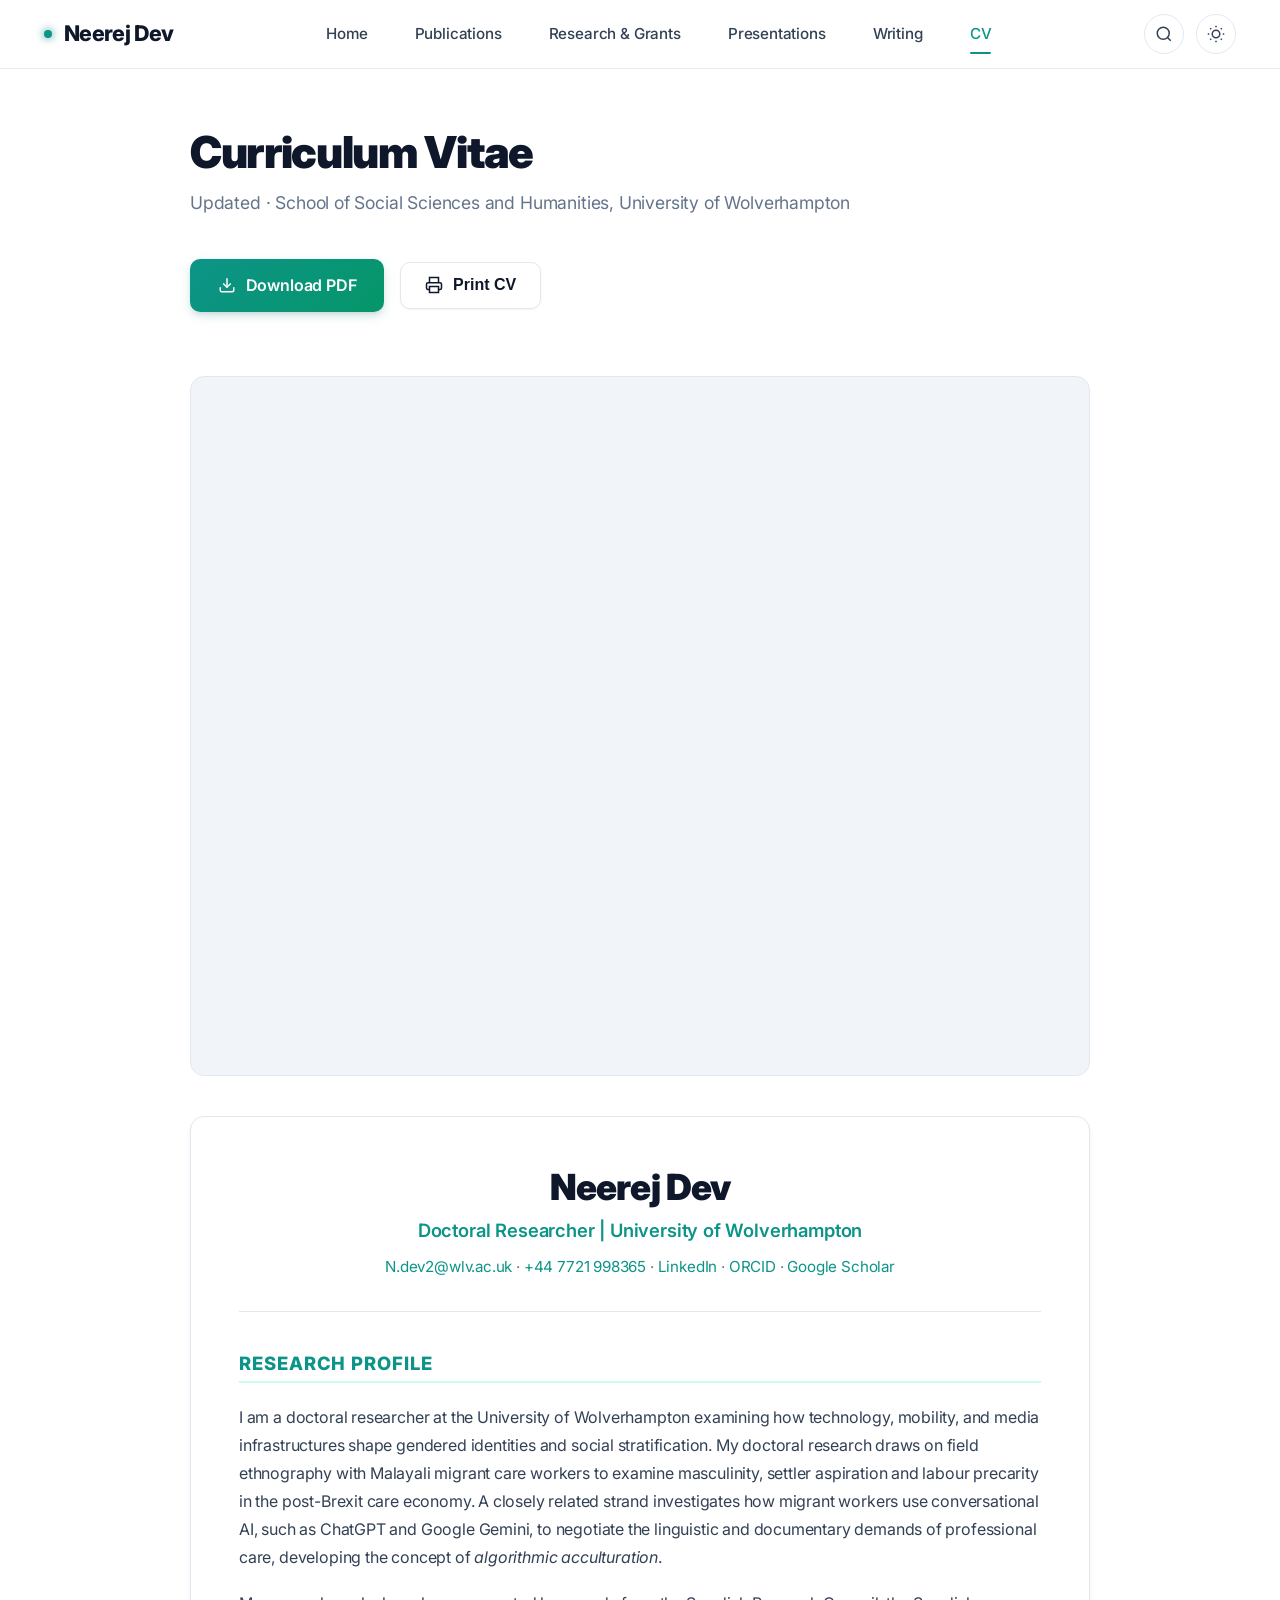
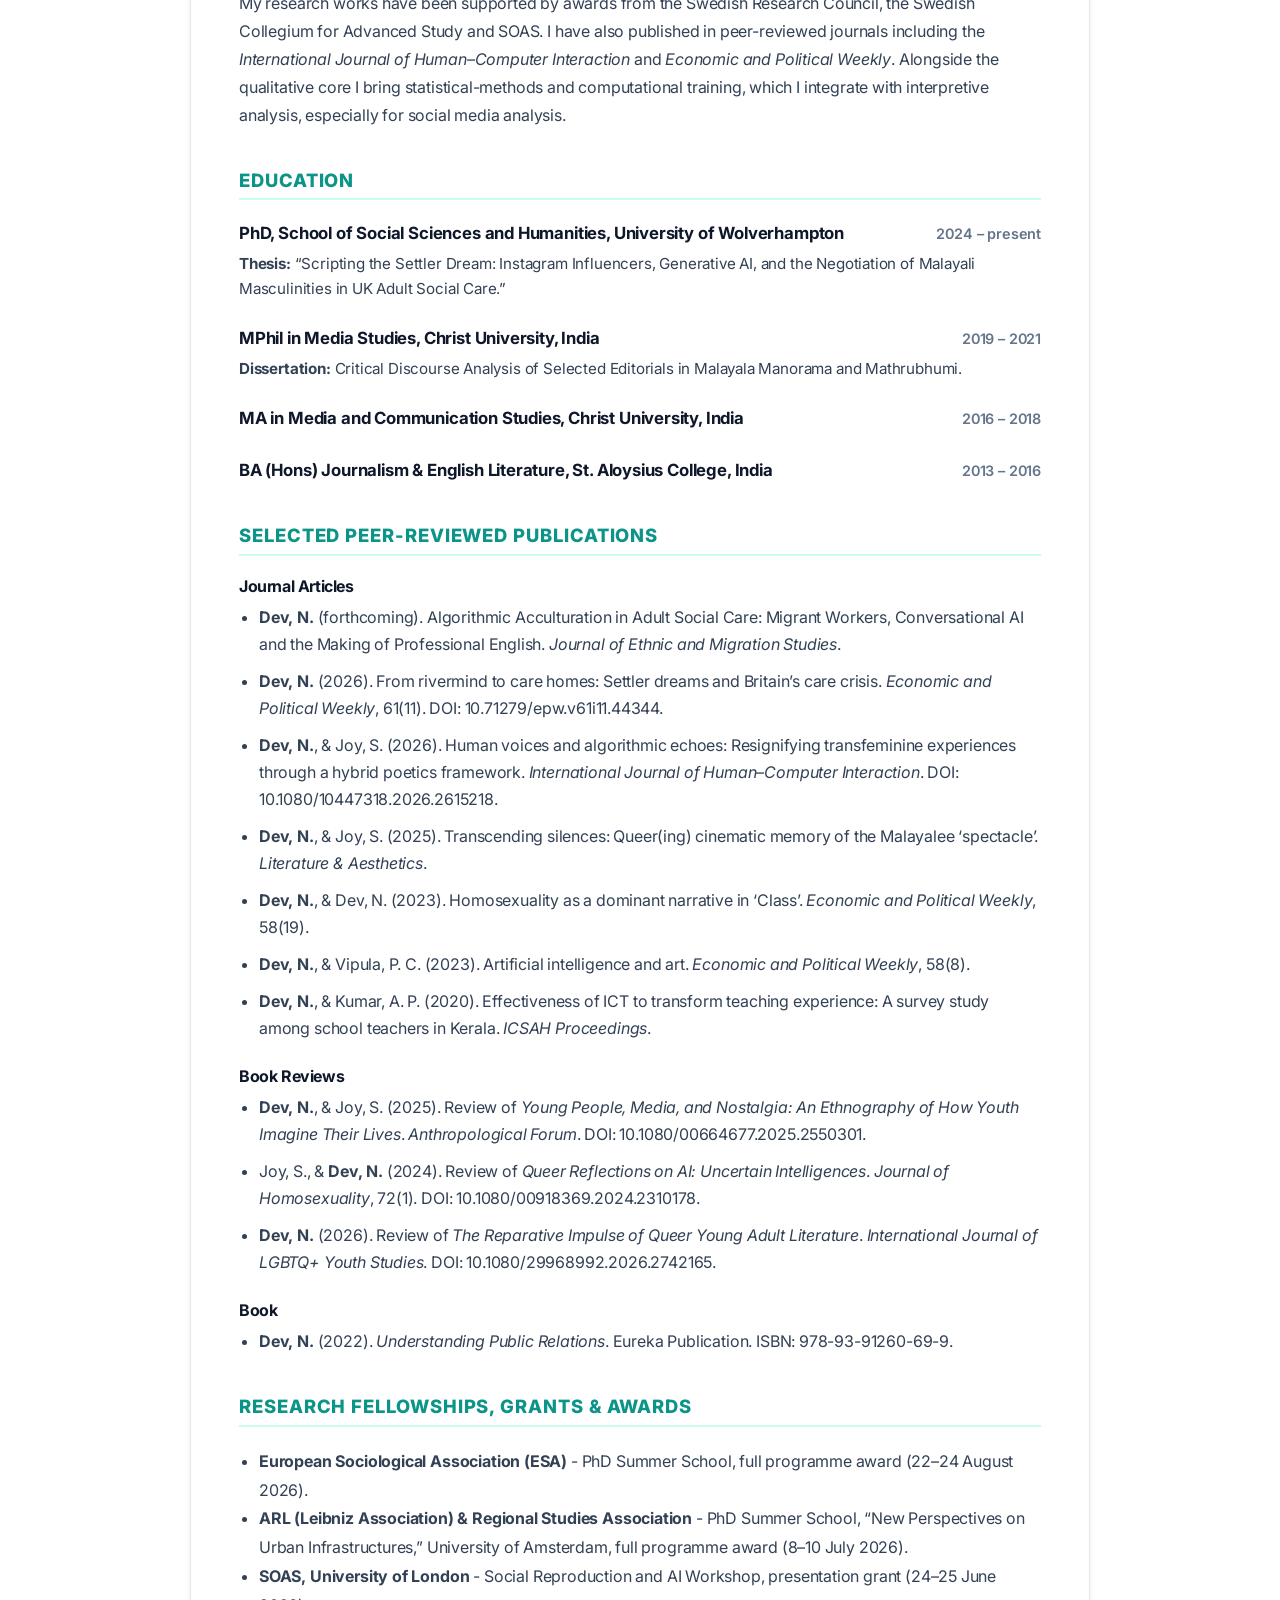
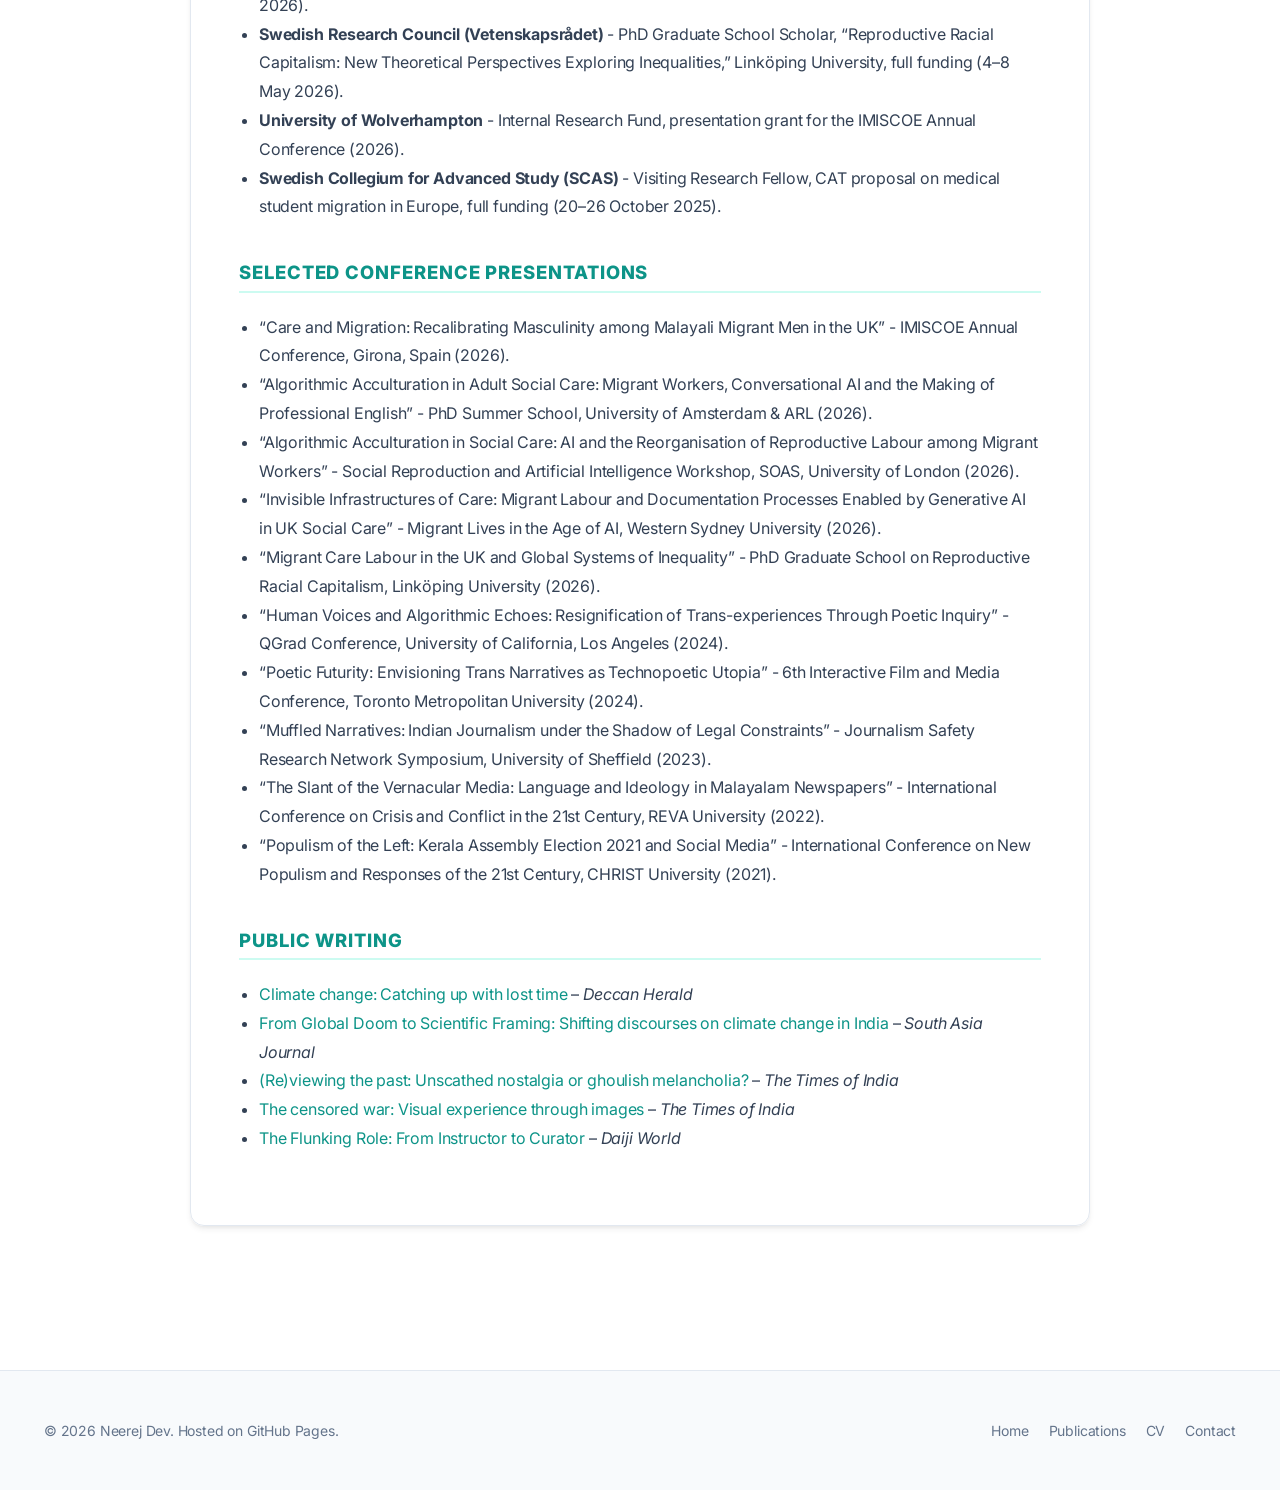
<file: cv.html>
<!DOCTYPE html>
<html lang="en" data-theme="light">
<head>
  <meta charset="utf-8" />
  <meta name="viewport" content="width=device-width, initial-scale=1" />
  <title>Curriculum Vitae | Neerej Dev</title>
  
  <meta name="author" content="Neerej Dev" />
  <meta name="description" content="Academic Curriculum Vitae of Neerej Dev, Doctoral Researcher at the University of Wolverhampton." />
  
  <link rel="icon" type="image/png" href="assets/images/favicon.png" />
  <link rel="apple-touch-icon" href="assets/images/favicon.png" />

  <link rel="preconnect" href="https://fonts.googleapis.com">
  <link rel="preconnect" href="https://fonts.gstatic.com" crossorigin>
  <link href="https://fonts.googleapis.com/css2?family=Inter:wght@300;400;500;600;700;800;900&display=swap" rel="stylesheet">

  <link rel="stylesheet" href="assets/css/style.css" />

  <style>
    .cv-paper {
      background: var(--card-bg);
      border: 1px solid var(--card-border);
      border-radius: var(--radius-lg);
      padding: 3rem;
      box-shadow: var(--shadow-md);
      margin-top: 2rem;
    }
    .cv-section-title {
      font-size: 1.15rem;
      font-weight: 800;
      text-transform: uppercase;
      letter-spacing: 0.05em;
      color: var(--accent-primary);
      border-bottom: 2px solid var(--accent-light);
      padding-bottom: 0.4rem;
      margin-top: 2.5rem;
      margin-bottom: 1.25rem;
    }
    .cv-entry {
      margin-bottom: 1.5rem;
    }
    .cv-entry-header {
      display: flex;
      justify-content: space-between;
      align-items: baseline;
      font-weight: 700;
      font-size: 1.05rem;
      color: var(--text-primary);
      margin-bottom: 0.2rem;
      flex-wrap: wrap;
    }
    .cv-entry-date {
      color: var(--text-muted);
      font-size: 0.9rem;
      font-weight: 600;
    }
    .cv-entry-sub {
      color: var(--text-secondary);
      font-size: 0.95rem;
      margin-bottom: 0.35rem;
    }
    .cv-pdf-frame {
      width: 100%;
      height: 700px;
      border: 1px solid var(--card-border);
      border-radius: var(--radius-lg);
      margin-top: 2rem;
      background: var(--bg-tertiary);
    }
    @media (max-width: 768px) {
      .cv-paper { padding: 1.5rem; }
      .cv-pdf-frame { height: 450px; }
    }
    @media print {
      .site-header, .site-footer, .action-banner, .cv-pdf-container { display: none !important; }
      .cv-paper { border: none; box-shadow: none; padding: 0; }
      body { background: #ffffff; color: #000000; }
    }
  </style>
</head>

<body id="top">

  <!-- Header -->
  <header class="site-header">
    <div class="container">
      <nav class="navbar" aria-label="Main Navigation">
        <a class="navbar-brand" href="index.html">
          <span class="brand-dot"></span>
          Neerej Dev
        </a>

        <ul class="nav-links" id="nav-links">
          <li><a class="nav-link" href="index.html">Home</a></li>
          <li><a class="nav-link" href="publications.html">Publications</a></li>
          <li><a class="nav-link" href="research.html">Research & Grants</a></li>
          <li><a class="nav-link" href="talks.html">Presentations</a></li>
          <li><a class="nav-link" href="writing.html">Writing</a></li>
          <li><a class="nav-link active" href="cv.html">CV</a></li>
        </ul>

        <div class="nav-actions">
          <button class="icon-btn" id="search-toggle" aria-label="Search site" title="Search (Cmd+K)">
            <svg width="18" height="18" viewBox="0 0 24 24" fill="none" stroke="currentColor" stroke-width="2"><circle cx="11" cy="11" r="8"></circle><line x1="21" y1="21" x2="16.65" y2="16.65"></line></svg>
          </button>
          <button class="icon-btn" id="theme-toggle" aria-label="Toggle dark/light mode" title="Toggle Appearance">
            <svg width="18" height="18" viewBox="0 0 24 24" fill="none" stroke="currentColor" stroke-width="2"><circle cx="12" cy="12" r="5"></circle><line x1="12" y1="1" x2="12" y2="3"></line><line x1="12" y1="21" x2="12" y2="23"></line><line x1="4.22" y1="4.22" x2="5.64" y2="5.64"></line><line x1="18.36" y1="18.36" x2="19.78" y2="19.78"></line><line x1="1" y1="12" x2="3" y2="12"></line><line x1="21" y1="12" x2="23" y2="12"></line><line x1="4.22" y1="19.78" x2="5.64" y2="18.36"></line><line x1="18.36" y1="5.64" x2="19.78" y2="4.22"></line></svg>
          </button>
          <button class="icon-btn mobile-menu-btn" id="mobile-menu-btn" aria-label="Toggle navigation menu">
            <svg width="20" height="20" viewBox="0 0 24 24" fill="none" stroke="currentColor" stroke-width="2"><line x1="3" y1="12" x2="21" y2="12"></line><line x1="3" y1="6" x2="21" y2="6"></line><line x1="3" y1="18" x2="21" y2="18"></line></svg>
          </button>
        </div>
      </nav>
    </div>
  </header>

  <!-- Content -->
  <main class="container" style="padding-top: 3.5rem; padding-bottom: 5rem;">
    <div style="max-width: 900px; margin: 0 auto;">
      
      <div style="display: flex; justify-content: space-between; align-items: flex-start; flex-wrap: wrap; gap: 1.5rem; margin-bottom: 2rem;">
        <div>
          <h1 style="font-size: 2.75rem; font-weight: 900; letter-spacing: -0.03em; margin-bottom: 0.5rem;">
            Curriculum Vitae
          </h1>
          <p style="font-size: 1.1rem; color: var(--text-muted);">
            Updated &middot; School of Social Sciences and Humanities, University of Wolverhampton
          </p>
        </div>

        <div class="action-banner" style="margin-bottom: 0;">
          <a href="files/Neerej_Dev_CV.pdf" target="_blank" class="btn-primary" download="Neerej_Dev_CV.pdf">
            <svg width="18" height="18" viewBox="0 0 24 24" fill="none" stroke="currentColor" stroke-width="2"><path d="M21 15v4a2 2 0 0 1-2 2H5a2 2 0 0 1-2-2v-4"></path><polyline points="7 10 12 15 17 10"></polyline><line x1="12" y1="15" x2="12" y2="3"></line></svg>
            Download PDF
          </a>
          <button class="btn-secondary" onclick="window.print()">
            <svg width="18" height="18" viewBox="0 0 24 24" fill="none" stroke="currentColor" stroke-width="2"><polyline points="6 9 6 2 18 2 18 9"></polyline><path d="M6 18H4a2 2 0 0 1-2-2v-5a2 2 0 0 1 2-2h16a2 2 0 0 1 2 2v5a2 2 0 0 1-2 2h-2"></path><rect x="6" y="14" width="12" height="8"></rect></svg>
            Print CV
          </button>
        </div>
      </div>

      <!-- Embedded PDF Viewer -->
      <div class="cv-pdf-container">
        <iframe src="files/Neerej_Dev_CV.pdf" class="cv-pdf-frame" title="Neerej Dev Curriculum Vitae PDF"></iframe>
      </div>

      <!-- Structured Web CV Paper Format -->
      <article class="cv-paper">
        <header style="text-align: center; border-bottom: 1px solid var(--card-border); padding-bottom: 1.5rem; margin-bottom: 2rem;">
          <h2 style="font-size: 2.25rem; font-weight: 900; margin-bottom: 0.35rem;">Neerej Dev</h2>
          <p style="font-size: 1.15rem; font-weight: 600; color: var(--accent-primary); margin-bottom: 0.5rem;">
            Doctoral Researcher | University of Wolverhampton
          </p>
          <p style="font-size: 0.95rem; color: var(--text-muted); margin-bottom: 0.5rem;">
            <a href="mailto:N.dev2@wlv.ac.uk">N.dev2@wlv.ac.uk</a> &middot; 
            <a href="tel:+447721998365">+44 7721 998365</a> &middot; 
            <a href="https://www.linkedin.com/in/neerej-dev/" target="_blank">LinkedIn</a> &middot; 
            <a href="https://orcid.org/0000-0003-3918-2406" target="_blank">ORCID</a> &middot; 
            <a href="https://scholar.google.com/citations?user=PYp7N-kAAAAJ&hl=en" target="_blank">Google Scholar</a>
          </p>
        </header>

        <!-- Research Profile -->
        <section>
          <h3 class="cv-section-title">Research Profile</h3>
          <p style="line-height: 1.75; color: var(--text-secondary);">
            I am a doctoral researcher at the University of Wolverhampton examining how technology, mobility, and media infrastructures shape gendered identities and social stratification. My doctoral research draws on field ethnography with Malayali migrant care workers to examine masculinity, settler aspiration and labour precarity in the post-Brexit care economy. A closely related strand investigates how migrant workers use conversational AI, such as ChatGPT and Google Gemini, to negotiate the linguistic and documentary demands of professional care, developing the concept of <em>algorithmic acculturation</em>.
          </p>
          <p style="line-height: 1.75; color: var(--text-secondary);">
            My research works have been supported by awards from the Swedish Research Council, the Swedish Collegium for Advanced Study and SOAS. I have also published in peer-reviewed journals including the <em>International Journal of Human–Computer Interaction</em> and <em>Economic and Political Weekly</em>. Alongside the qualitative core I bring statistical-methods and computational training, which I integrate with interpretive analysis, especially for social media analysis.
          </p>
        </section>

        <!-- Education -->
        <section>
          <h3 class="cv-section-title">Education</h3>
          
          <div class="cv-entry">
            <div class="cv-entry-header">
              <span>PhD, School of Social Sciences and Humanities, University of Wolverhampton</span>
              <span class="cv-entry-date">2024 – present</span>
            </div>
            <div class="cv-entry-sub">
              <strong>Thesis:</strong> “Scripting the Settler Dream: Instagram Influencers, Generative AI, and the Negotiation of Malayali Masculinities in UK Adult Social Care.”
            </div>
          </div>

          <div class="cv-entry">
            <div class="cv-entry-header">
              <span>MPhil in Media Studies, Christ University, India</span>
              <span class="cv-entry-date">2019 – 2021</span>
            </div>
            <div class="cv-entry-sub">
              <strong>Dissertation:</strong> Critical Discourse Analysis of Selected Editorials in Malayala Manorama and Mathrubhumi.
            </div>
          </div>

          <div class="cv-entry">
            <div class="cv-entry-header">
              <span>MA in Media and Communication Studies, Christ University, India</span>
              <span class="cv-entry-date">2016 – 2018</span>
            </div>
          </div>

          <div class="cv-entry">
            <div class="cv-entry-header">
              <span>BA (Hons) Journalism & English Literature, St. Aloysius College, India</span>
              <span class="cv-entry-date">2013 – 2016</span>
            </div>
          </div>
        </section>

        <!-- Selected Publications -->
        <section>
          <h3 class="cv-section-title">Selected Peer-Reviewed Publications</h3>
          
          <h4 style="font-size: 1rem; font-weight: 700; color: var(--text-primary); margin: 1rem 0 0.5rem;">Journal Articles</h4>
          <ul style="padding-left: 1.25rem; line-height: 1.7; color: var(--text-secondary); margin-bottom: 1.5rem;">
            <li style="margin-bottom: 0.6rem;">
              <strong>Dev, N.</strong> (forthcoming). Algorithmic Acculturation in Adult Social Care: Migrant Workers, Conversational AI and the Making of Professional English. <em>Journal of Ethnic and Migration Studies</em>.
            </li>
            <li style="margin-bottom: 0.6rem;">
              <strong>Dev, N.</strong> (2026). From rivermind to care homes: Settler dreams and Britain’s care crisis. <em>Economic and Political Weekly</em>, 61(11). DOI: 10.71279/epw.v61i11.44344.
            </li>
            <li style="margin-bottom: 0.6rem;">
              <strong>Dev, N.</strong>, & Joy, S. (2026). Human voices and algorithmic echoes: Resignifying transfeminine experiences through a hybrid poetics framework. <em>International Journal of Human–Computer Interaction</em>. DOI: 10.1080/10447318.2026.2615218.
            </li>
            <li style="margin-bottom: 0.6rem;">
              <strong>Dev, N.</strong>, & Joy, S. (2025). Transcending silences: Queer(ing) cinematic memory of the Malayalee ‘spectacle’. <em>Literature & Aesthetics</em>.
            </li>
            <li style="margin-bottom: 0.6rem;">
              <strong>Dev, N.</strong>, & Dev, N. (2023). Homosexuality as a dominant narrative in ‘Class’. <em>Economic and Political Weekly</em>, 58(19).
            </li>
            <li style="margin-bottom: 0.6rem;">
              <strong>Dev, N.</strong>, & Vipula, P. C. (2023). Artificial intelligence and art. <em>Economic and Political Weekly</em>, 58(8).
            </li>
            <li style="margin-bottom: 0.6rem;">
              <strong>Dev, N.</strong>, & Kumar, A. P. (2020). Effectiveness of ICT to transform teaching experience: A survey study among school teachers in Kerala. <em>ICSAH Proceedings</em>.
            </li>
          </ul>

          <h4 style="font-size: 1rem; font-weight: 700; color: var(--text-primary); margin: 1rem 0 0.5rem;">Book Reviews</h4>
          <ul style="padding-left: 1.25rem; line-height: 1.7; color: var(--text-secondary); margin-bottom: 1.5rem;">
            <li style="margin-bottom: 0.6rem;">
              <strong>Dev, N.</strong>, & Joy, S. (2025). Review of <em>Young People, Media, and Nostalgia: An Ethnography of How Youth Imagine Their Lives</em>. <em>Anthropological Forum</em>. DOI: 10.1080/00664677.2025.2550301.
            </li>
            <li style="margin-bottom: 0.6rem;">
              Joy, S., & <strong>Dev, N.</strong> (2024). Review of <em>Queer Reflections on AI: Uncertain Intelligences</em>. <em>Journal of Homosexuality</em>, 72(1). DOI: 10.1080/00918369.2024.2310178.
            </li>
            <li style="margin-bottom: 0.6rem;">
              <strong>Dev, N.</strong> (2026). Review of <em>The Reparative Impulse of Queer Young Adult Literature</em>. <em>International Journal of LGBTQ+ Youth Studies</em>. DOI: 10.1080/29968992.2026.2742165.
            </li>
          </ul>

          <h4 style="font-size: 1rem; font-weight: 700; color: var(--text-primary); margin: 1rem 0 0.5rem;">Book</h4>
          <ul style="padding-left: 1.25rem; line-height: 1.7; color: var(--text-secondary); margin-bottom: 1.5rem;">
            <li>
              <strong>Dev, N.</strong> (2022). <em>Understanding Public Relations</em>. Eureka Publication. ISBN: 978-93-91260-69-9.
            </li>
          </ul>
        </section>

        <!-- Research Fellowships, Grants & Awards -->
        <section>
          <h3 class="cv-section-title">Research Fellowships, Grants & Awards</h3>
          <ul style="padding-left: 1.25rem; line-height: 1.8; color: var(--text-secondary); margin-bottom: 1.5rem;">
            <li><strong>European Sociological Association (ESA)</strong> - PhD Summer School, full programme award (22–24 August 2026).</li>
            <li><strong>ARL (Leibniz Association) & Regional Studies Association</strong> - PhD Summer School, “New Perspectives on Urban Infrastructures,” University of Amsterdam, full programme award (8–10 July 2026).</li>
            <li><strong>SOAS, University of London</strong> - Social Reproduction and AI Workshop, presentation grant (24–25 June 2026).</li>
            <li><strong>Swedish Research Council (Vetenskapsrådet)</strong> - PhD Graduate School Scholar, “Reproductive Racial Capitalism: New Theoretical Perspectives Exploring Inequalities,” Linköping University, full funding (4–8 May 2026).</li>
            <li><strong>University of Wolverhampton</strong> - Internal Research Fund, presentation grant for the IMISCOE Annual Conference (2026).</li>
            <li><strong>Swedish Collegium for Advanced Study (SCAS)</strong> - Visiting Research Fellow, CAT proposal on medical student migration in Europe, full funding (20–26 October 2025).</li>
          </ul>
        </section>

        <!-- Selected Conference Presentations -->
        <section>
          <h3 class="cv-section-title">Selected Conference Presentations</h3>
          <ul style="padding-left: 1.25rem; line-height: 1.8; color: var(--text-secondary); margin-bottom: 1.5rem;">
            <li>“Care and Migration: Recalibrating Masculinity among Malayali Migrant Men in the UK” - IMISCOE Annual Conference, Girona, Spain (2026).</li>
            <li>“Algorithmic Acculturation in Adult Social Care: Migrant Workers, Conversational AI and the Making of Professional English” - PhD Summer School, University of Amsterdam & ARL (2026).</li>
            <li>“Algorithmic Acculturation in Social Care: AI and the Reorganisation of Reproductive Labour among Migrant Workers” - Social Reproduction and Artificial Intelligence Workshop, SOAS, University of London (2026).</li>
            <li>“Invisible Infrastructures of Care: Migrant Labour and Documentation Processes Enabled by Generative AI in UK Social Care” - Migrant Lives in the Age of AI, Western Sydney University (2026).</li>
            <li>“Migrant Care Labour in the UK and Global Systems of Inequality” - PhD Graduate School on Reproductive Racial Capitalism, Linköping University (2026).</li>
            <li>“Human Voices and Algorithmic Echoes: Resignification of Trans-experiences Through Poetic Inquiry” - QGrad Conference, University of California, Los Angeles (2024).</li>
            <li>“Poetic Futurity: Envisioning Trans Narratives as Technopoetic Utopia” - 6th Interactive Film and Media Conference, Toronto Metropolitan University (2024).</li>
            <li>“Muffled Narratives: Indian Journalism under the Shadow of Legal Constraints” - Journalism Safety Research Network Symposium, University of Sheffield (2023).</li>
            <li>“The Slant of the Vernacular Media: Language and Ideology in Malayalam Newspapers” - International Conference on Crisis and Conflict in the 21st Century, REVA University (2022).</li>
            <li>“Populism of the Left: Kerala Assembly Election 2021 and Social Media” - International Conference on New Populism and Responses of the 21st Century, CHRIST University (2021).</li>
          </ul>
        </section>

        <!-- Public Writing -->
        <section>
          <h3 class="cv-section-title">Public Writing</h3>
          <ul style="padding-left: 1.25rem; line-height: 1.8; color: var(--text-secondary); margin-bottom: 1.5rem;">
            <li><a href="https://www.deccanherald.com/opinion/in-perspective/climate-change-catching-up-with-lost-time-1118784.html" target="_blank">Climate change: Catching up with lost time</a> – <em>Deccan Herald</em></li>
            <li><a href="http://southasiajournal.net/from-global-doom-to-scientific-framing-shifting-discourses-on-climate-change-in-india/" target="_blank">From Global Doom to Scientific Framing: Shifting discourses on climate change in India</a> – <em>South Asia Journal</em></li>
            <li><a href="https://timesofindia.indiatimes.com/blogs/the-untravelled-postcards/reviewing-the-past-unscathed-nostalgia-or-ghoulish-melancholia/" target="_blank">(Re)viewing the past: Unscathed nostalgia or ghoulish melancholia?</a> – <em>The Times of India</em></li>
            <li><a href="https://timesofindia.indiatimes.com/blogs/the-untravelled-postcards/the-censored-war-visual-experience-through-images/" target="_blank">The censored war: Visual experience through images</a> – <em>The Times of India</em></li>
            <li><a href="https://www.daijiworld.com/chan/exclusiveDisplay?articlesID=5831" target="_blank">The Flunking Role: From Instructor to Curator</a> – <em>Daiji World</em></li>
          </ul>
        </section>
      </article>

    </div>
  </main>

  <footer class="site-footer">
    <div class="container">
      <div class="footer-content">
        <div>&copy; 2026 Neerej Dev. Hosted on GitHub Pages.</div>
        <ul class="footer-links">
          <li><a href="index.html">Home</a></li>
          <li><a href="publications.html">Publications</a></li>
          <li><a href="cv.html">CV</a></li>
          <li><a href="mailto:N.dev2@wlv.ac.uk">Contact</a></li>
        </ul>
      </div>
    </div>
  </footer>

  <!-- Search Modal -->
  <div class="modal-overlay" id="search-modal">
    <div class="modal-container">
      <div class="modal-header">
        <h3 class="modal-title">Instant Search</h3>
        <button class="modal-close" id="search-modal-close">&times;</button>
      </div>
      <div class="modal-body">
        <div class="search-input-wrap">
          <svg width="18" height="18" viewBox="0 0 24 24" fill="none" stroke="currentColor" stroke-width="2"><circle cx="11" cy="11" r="8"></circle><line x1="21" y1="21" x2="16.65" y2="16.65"></line></svg>
          <input type="text" id="search-input" class="search-input" placeholder="Search CV and papers..." />
        </div>
        <div class="search-results" id="search-results"></div>
      </div>
    </div>
  </div>

  <script src="assets/js/main.js"></script>
</body>
</html>
</file>
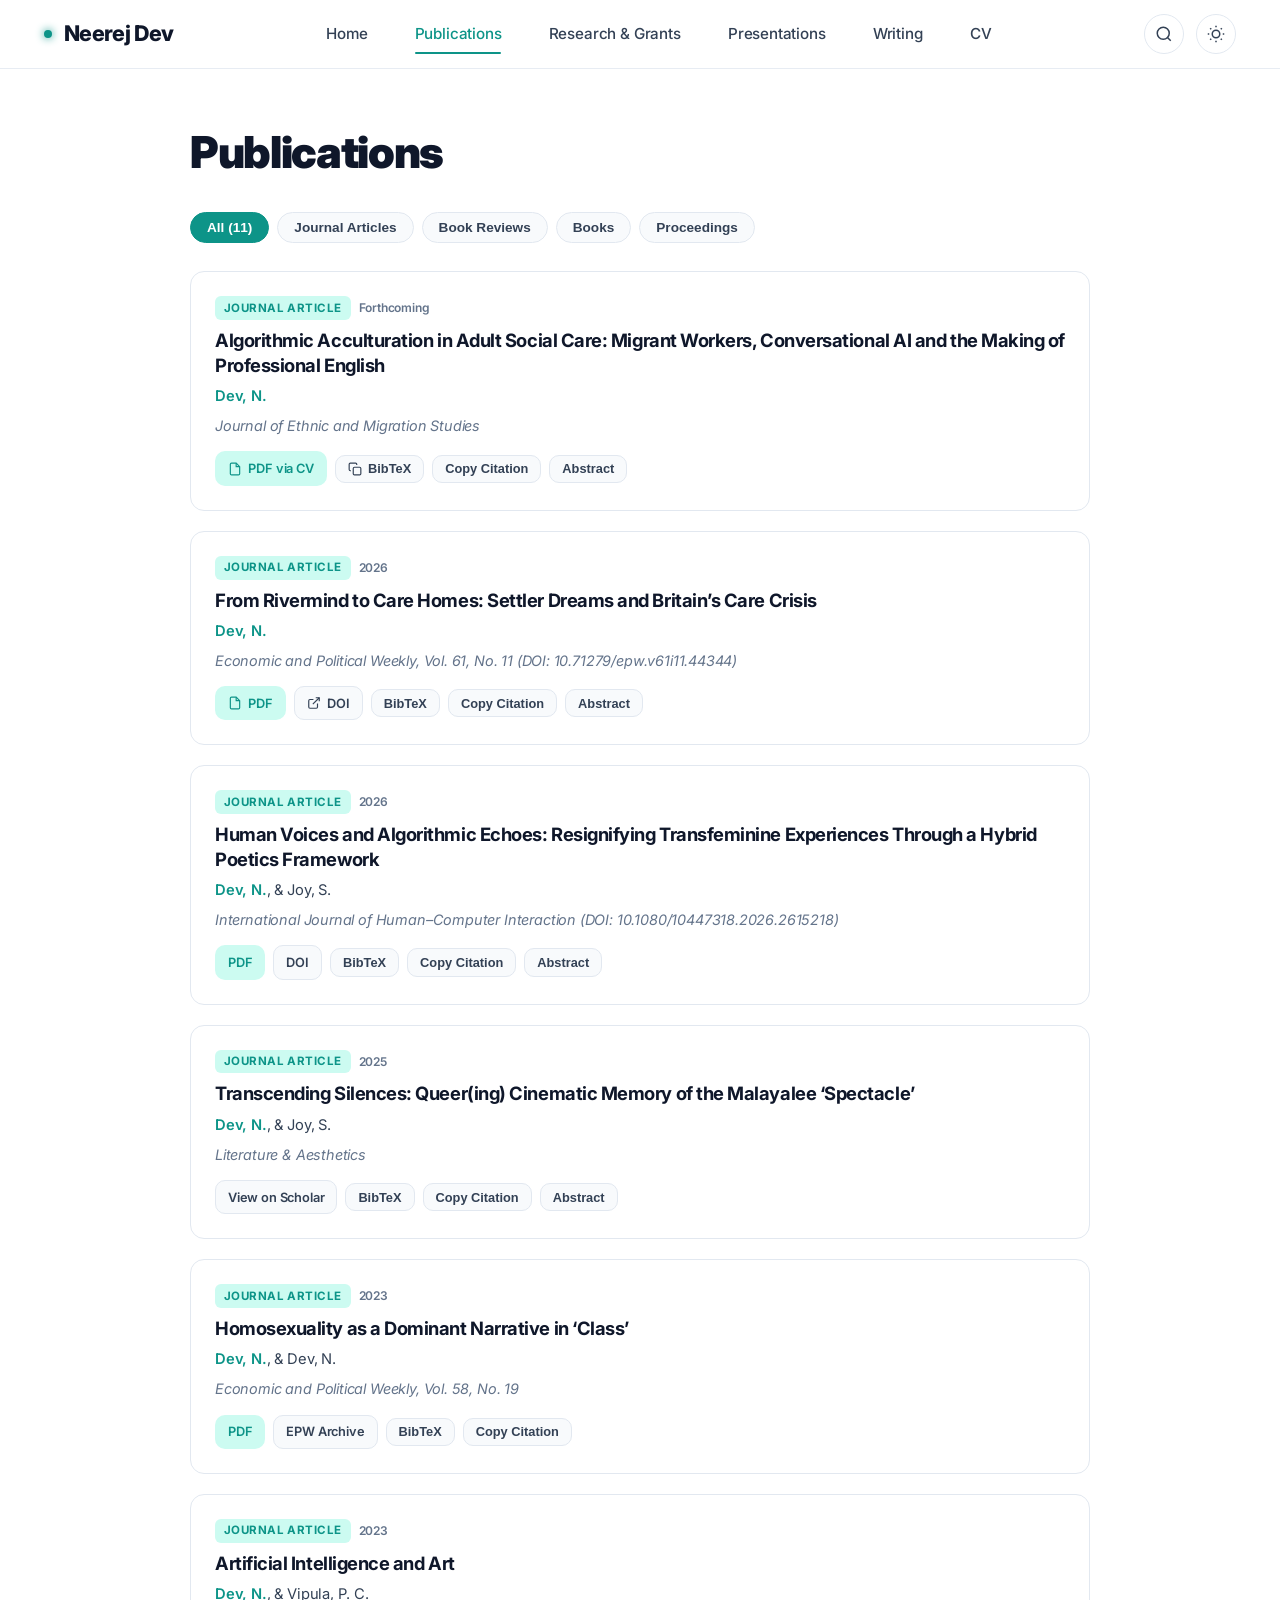
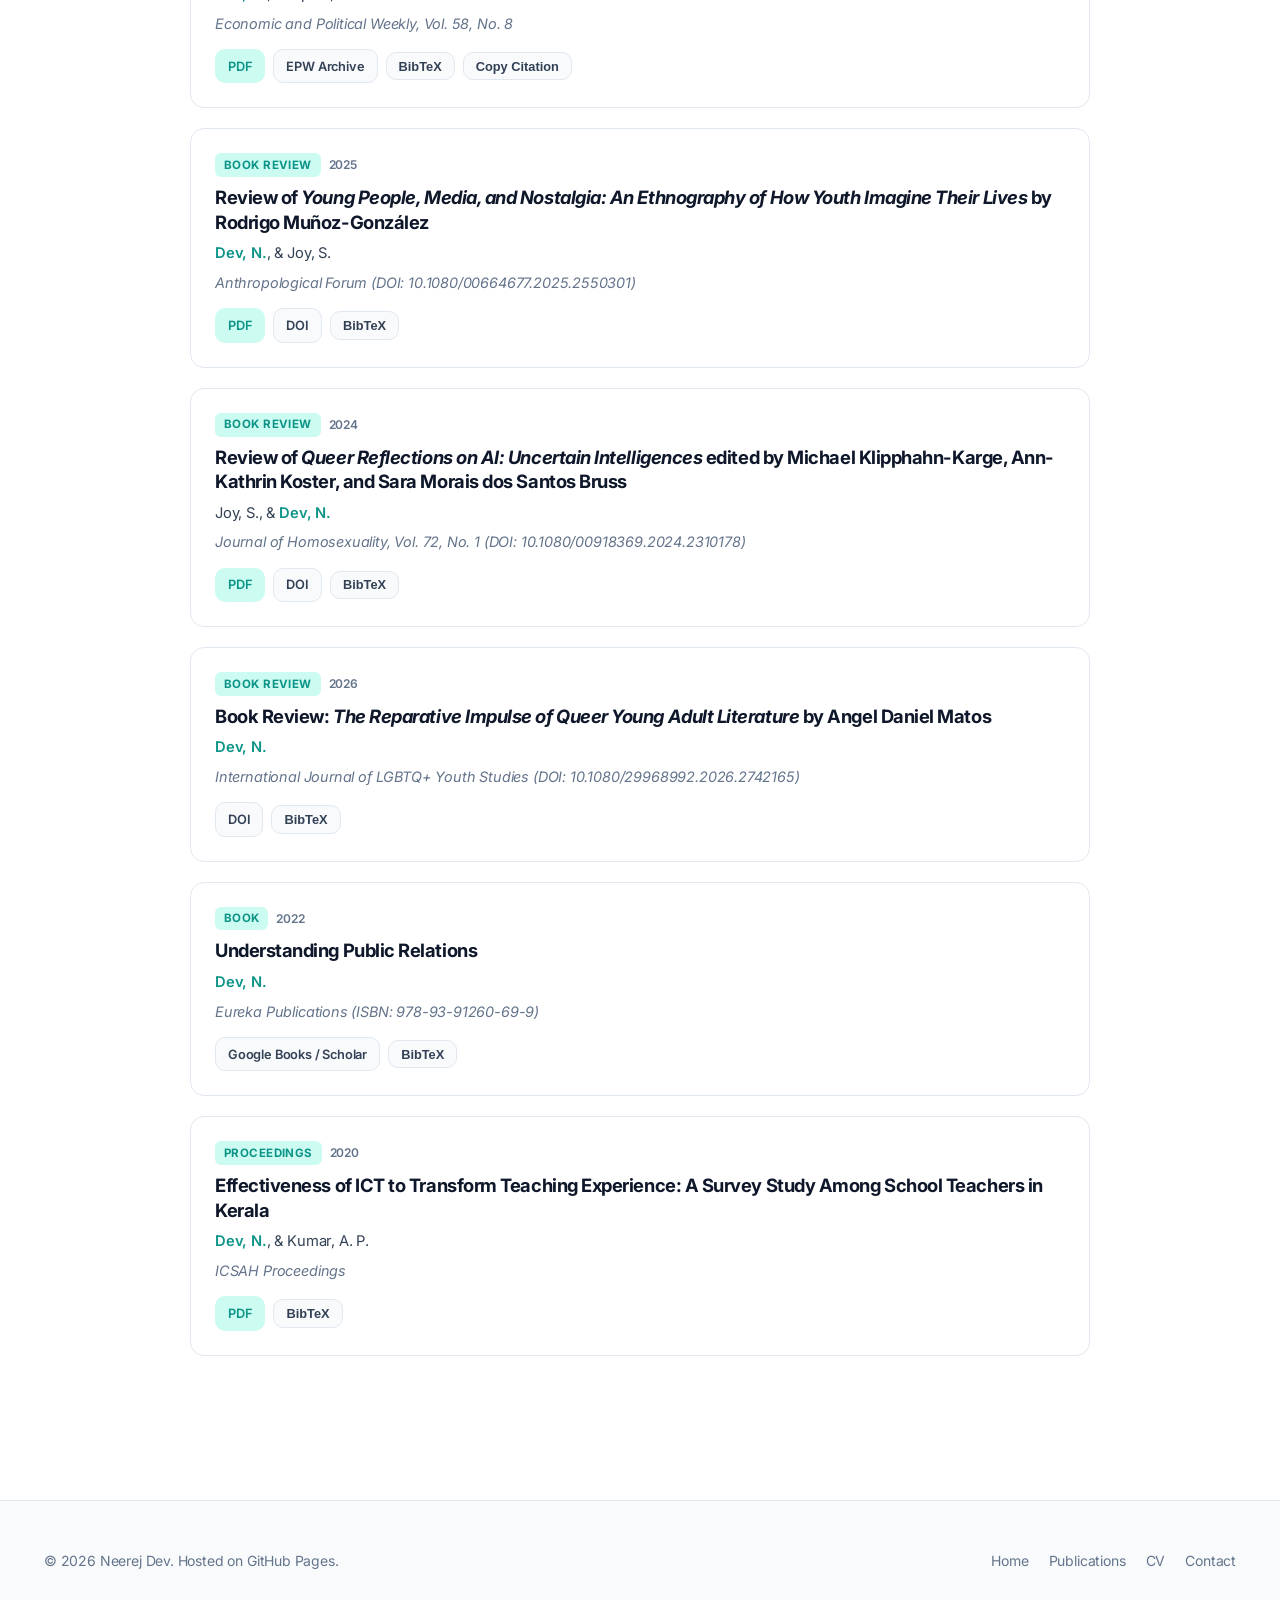
<file: publications.html>
<!DOCTYPE html>
<html lang="en" data-theme="light">
<head>
  <meta charset="utf-8" />
  <meta name="viewport" content="width=device-width, initial-scale=1" />
  <title>Publications | Neerej Dev</title>
  
  <meta name="author" content="Neerej Dev" />
  <meta name="description" content="Peer-reviewed publications, journal articles, books, and book reviews by Neerej Dev." />
  
  <link rel="icon" type="image/png" href="assets/images/favicon.png" />
  <link rel="apple-touch-icon" href="assets/images/favicon.png" />

  <!-- Google Fonts -->
  <link rel="preconnect" href="https://fonts.googleapis.com">
  <link rel="preconnect" href="https://fonts.gstatic.com" crossorigin>
  <link href="https://fonts.googleapis.com/css2?family=Inter:wght@300;400;500;600;700;800;900&display=swap" rel="stylesheet">

  <link rel="stylesheet" href="assets/css/style.css" />
</head>

<body id="top">

  <!-- Header -->
  <header class="site-header">
    <div class="container">
      <nav class="navbar" aria-label="Main Navigation">
        <a class="navbar-brand" href="index.html">
          <span class="brand-dot"></span>
          Neerej Dev
        </a>

        <ul class="nav-links" id="nav-links">
          <li><a class="nav-link" href="index.html">Home</a></li>
          <li><a class="nav-link active" href="publications.html">Publications</a></li>
          <li><a class="nav-link" href="research.html">Research & Grants</a></li>
          <li><a class="nav-link" href="talks.html">Presentations</a></li>
          <li><a class="nav-link" href="writing.html">Writing</a></li>
          <li><a class="nav-link" href="cv.html">CV</a></li>
        </ul>

        <div class="nav-actions">
          <button class="icon-btn" id="search-toggle" aria-label="Search site" title="Search (Cmd+K)">
            <svg width="18" height="18" viewBox="0 0 24 24" fill="none" stroke="currentColor" stroke-width="2"><circle cx="11" cy="11" r="8"></circle><line x1="21" y1="21" x2="16.65" y2="16.65"></line></svg>
          </button>
          <button class="icon-btn" id="theme-toggle" aria-label="Toggle dark/light mode" title="Toggle Appearance">
            <svg width="18" height="18" viewBox="0 0 24 24" fill="none" stroke="currentColor" stroke-width="2"><circle cx="12" cy="12" r="5"></circle><line x1="12" y1="1" x2="12" y2="3"></line><line x1="12" y1="21" x2="12" y2="23"></line><line x1="4.22" y1="4.22" x2="5.64" y2="5.64"></line><line x1="18.36" y1="18.36" x2="19.78" y2="19.78"></line><line x1="1" y1="12" x2="3" y2="12"></line><line x1="21" y1="12" x2="23" y2="12"></line><line x1="4.22" y1="19.78" x2="5.64" y2="18.36"></line><line x1="18.36" y1="5.64" x2="19.78" y2="4.22"></line></svg>
          </button>
          <button class="icon-btn mobile-menu-btn" id="mobile-menu-btn" aria-label="Toggle navigation menu">
            <svg width="20" height="20" viewBox="0 0 24 24" fill="none" stroke="currentColor" stroke-width="2"><line x1="3" y1="12" x2="21" y2="12"></line><line x1="3" y1="6" x2="21" y2="6"></line><line x1="3" y1="18" x2="21" y2="18"></line></svg>
          </button>
        </div>
      </nav>
    </div>
  </header>

  <!-- Content -->
  <main class="container" style="padding-top: 3.5rem; padding-bottom: 5rem;">
    <div style="max-width: 900px; margin: 0 auto;">
      
      <div style="margin-bottom: 2rem;">
        <h1 style="font-size: 2.75rem; font-weight: 900; letter-spacing: -0.03em;">
          Publications
        </h1>
      </div>

      <!-- Filters -->
      <div class="pub-filters">
        <button class="filter-btn active" data-filter="all">All (11)</button>
        <button class="filter-btn" data-filter="journal">Journal Articles</button>
        <button class="filter-btn" data-filter="review">Book Reviews</button>
        <button class="filter-btn" data-filter="book">Books</button>
        <button class="filter-btn" data-filter="proceedings">Proceedings</button>
      </div>

      <!-- Publications List -->
      <div class="pub-list">
        
        <!-- 1. JEMS -->
        <article class="pub-card" id="pub-dev2026algorithmic" data-type="journal">
          <div class="pub-meta-top">
            <span class="pub-type-badge">Journal Article</span>
            <span class="pub-year-badge">Forthcoming</span>
          </div>
          <h2 class="pub-title">
            <a href="https://orcid.org/0000-0003-3918-2406" target="_blank" rel="noopener">Algorithmic Acculturation in Adult Social Care: Migrant Workers, Conversational AI and the Making of Professional English</a>
          </h2>
          <div class="pub-authors"><strong>Dev, N.</strong></div>
          <div class="pub-venue">Journal of Ethnic and Migration Studies</div>
          <div class="pub-links">
            <a href="files/Neerej_Dev_CV.pdf" class="pub-action-btn btn-pdf" target="_blank">
              <svg width="14" height="14" viewBox="0 0 24 24" fill="none" stroke="currentColor" stroke-width="2"><path d="M14 2H6a2 2 0 0 0-2 2v16a2 2 0 0 0 2 2h12a2 2 0 0 0 2-2V8z"></path><polyline points="14 2 14 8 20 8"></polyline></svg>
              PDF via CV
            </a>
            <button class="pub-action-btn" onclick="openBibtexModal('dev2026algorithmic')">
              <svg width="14" height="14" viewBox="0 0 24 24" fill="none" stroke="currentColor" stroke-width="2"><rect x="9" y="9" width="13" height="13" rx="2" ry="2"></rect><path d="M5 15H4a2 2 0 0 1-2-2V4a2 2 0 0 1 2-2h9a2 2 0 0 1 2 2v1"></path></svg>
              BibTeX
            </button>
            <button class="pub-action-btn" onclick="copyBibtexDirect('dev2026algorithmic')">
              Copy Citation
            </button>
            <button class="pub-action-btn" onclick="toggleAbstract('dev2026algorithmic')">
              Abstract
            </button>
          </div>
          <div class="pub-abstract" id="abstract-dev2026algorithmic">
            Drawing on multi-sited field ethnography with Malayali migrant care workers in the UK, this article investigates how workers deploy conversational generative AI models (ChatGPT and Google Gemini) to overcome the racialized and punitive linguistic audits of institutional adult social care. We develop the concept of <em>algorithmic acculturation</em> to illuminate how digital platforms mediate professional incorporation and labour reproduction.
          </div>
        </article>

        <!-- 2. EPW Settler Dreams -->
        <article class="pub-card" id="pub-dev2026from" data-type="journal">
          <div class="pub-meta-top">
            <span class="pub-type-badge">Journal Article</span>
            <span class="pub-year-badge">2026</span>
          </div>
          <h2 class="pub-title">
            <a href="files/From-Rivermind-to-Care-Homes-Settler-Dreams-EPW-2026.pdf" target="_blank">From Rivermind to Care Homes: Settler Dreams and Britain’s Care Crisis</a>
          </h2>
          <div class="pub-authors"><strong>Dev, N.</strong></div>
          <div class="pub-venue">Economic and Political Weekly, Vol. 61, No. 11 (DOI: 10.71279/epw.v61i11.44344)</div>
          <div class="pub-links">
            <a href="files/From-Rivermind-to-Care-Homes-Settler-Dreams-EPW-2026.pdf" class="pub-action-btn btn-pdf" target="_blank">
              <svg width="14" height="14" viewBox="0 0 24 24" fill="none" stroke="currentColor" stroke-width="2"><path d="M14 2H6a2 2 0 0 0-2 2v16a2 2 0 0 0 2 2h12a2 2 0 0 0 2-2V8z"></path><polyline points="14 2 14 8 20 8"></polyline></svg>
              PDF
            </a>
            <a href="https://doi.org/10.71279/epw.v61i11.44344" class="pub-action-btn" target="_blank" rel="noopener">
              <svg width="14" height="14" viewBox="0 0 24 24" fill="none" stroke="currentColor" stroke-width="2"><path d="M18 13v6a2 2 0 0 1-2 2H5a2 2 0 0 1-2-2V8a2 2 0 0 1 2-2h6"></path><polyline points="15 3 21 3 21 9"></polyline><line x1="10" y1="14" x2="21" y2="3"></line></svg>
              DOI
            </a>
            <button class="pub-action-btn" onclick="openBibtexModal('dev2026from')">
              BibTeX
            </button>
            <button class="pub-action-btn" onclick="copyBibtexDirect('dev2026from')">
              Copy Citation
            </button>
            <button class="pub-action-btn" onclick="toggleAbstract('dev2026from')">
              Abstract
            </button>
          </div>
          <div class="pub-abstract" id="abstract-dev2026from">
            This study examines how post-Brexit immigration regulations and Britain’s chronic care sector staffing deficit have restructured transnational labor migration from South Asia. It charts the trajectory from agrarian and middle-class habitus in Kerala to the intense corporeal and emotional demands of UK residential care.
          </div>
        </article>

        <!-- 3. IJHCI -->
        <article class="pub-card" id="pub-dev2026human" data-type="journal">
          <div class="pub-meta-top">
            <span class="pub-type-badge">Journal Article</span>
            <span class="pub-year-badge">2026</span>
          </div>
          <h2 class="pub-title">
            <a href="files/Human-Voices-and-Algorithmic-Echoes-IJHCI-2026.pdf" target="_blank">Human Voices and Algorithmic Echoes: Resignifying Transfeminine Experiences Through a Hybrid Poetics Framework</a>
          </h2>
          <div class="pub-authors"><strong>Dev, N.</strong>, & Joy, S.</div>
          <div class="pub-venue">International Journal of Human–Computer Interaction (DOI: 10.1080/10447318.2026.2615218)</div>
          <div class="pub-links">
            <a href="files/Human-Voices-and-Algorithmic-Echoes-IJHCI-2026.pdf" class="pub-action-btn btn-pdf" target="_blank">
              PDF
            </a>
            <a href="https://doi.org/10.1080/10447318.2026.2615218" class="pub-action-btn" target="_blank" rel="noopener">
              DOI
            </a>
            <button class="pub-action-btn" onclick="openBibtexModal('dev2026human')">
              BibTeX
            </button>
            <button class="pub-action-btn" onclick="copyBibtexDirect('dev2026human')">
              Copy Citation
            </button>
            <button class="pub-action-btn" onclick="toggleAbstract('dev2026human')">
              Abstract
            </button>
          </div>
          <div class="pub-abstract" id="abstract-dev2026human">
            Investigates the capacity of generative AI (GPT-4o) to represent lived transfeminine realities. Utilizing a three-phase Hybrid Poetics Framework (HPF), the study pairs qualitative focus groups with Turing-style discernment experiments, analyzing whether natural language generation can replicate authentic subcultural affect.
          </div>
        </article>

        <!-- 4. Literature & Aesthetics -->
        <article class="pub-card" id="pub-dev2025transcending" data-type="journal">
          <div class="pub-meta-top">
            <span class="pub-type-badge">Journal Article</span>
            <span class="pub-year-badge">2025</span>
          </div>
          <h2 class="pub-title">
            <a href="https://scholar.google.com/citations?user=PYp7N-kAAAAJ&hl=en" target="_blank" rel="noopener">Transcending Silences: Queer(ing) Cinematic Memory of the Malayalee ‘Spectacle’</a>
          </h2>
          <div class="pub-authors"><strong>Dev, N.</strong>, & Joy, S.</div>
          <div class="pub-venue">Literature & Aesthetics</div>
          <div class="pub-links">
            <a href="https://scholar.google.com/citations?user=PYp7N-kAAAAJ&hl=en" class="pub-action-btn" target="_blank" rel="noopener">
              View on Scholar
            </a>
            <button class="pub-action-btn" onclick="openBibtexModal('dev2025transcending')">
              BibTeX
            </button>
            <button class="pub-action-btn" onclick="copyBibtexDirect('dev2025transcending')">
              Copy Citation
            </button>
            <button class="pub-action-btn" onclick="toggleAbstract('dev2025transcending')">
              Abstract
            </button>
          </div>
          <div class="pub-abstract" id="abstract-dev2025transcending">
            Interrogates how queer bodies and aesthetic spectacles have been framed, suppressed, and rearticulated in Malayalam regional cinema, offering a critical historicization of visual memory and gender dissent.
          </div>
        </article>

        <!-- 5. EPW Class -->
        <article class="pub-card" id="pub-dev2023class" data-type="journal">
          <div class="pub-meta-top">
            <span class="pub-type-badge">Journal Article</span>
            <span class="pub-year-badge">2023</span>
          </div>
          <h2 class="pub-title">
            <a href="files/Homosexuality-as-a-Dominant-Narrative-in-Class-EPW-2023.pdf" target="_blank">Homosexuality as a Dominant Narrative in ‘Class’</a>
          </h2>
          <div class="pub-authors"><strong>Dev, N.</strong>, & Dev, N.</div>
          <div class="pub-venue">Economic and Political Weekly, Vol. 58, No. 19</div>
          <div class="pub-links">
            <a href="files/Homosexuality-as-a-Dominant-Narrative-in-Class-EPW-2023.pdf" class="pub-action-btn btn-pdf" target="_blank">
              PDF
            </a>
            <a href="https://www.epw.in/journal/2023/19" class="pub-action-btn" target="_blank" rel="noopener">
              EPW Archive
            </a>
            <button class="pub-action-btn" onclick="openBibtexModal('dev2023class')">
              BibTeX
            </button>
            <button class="pub-action-btn" onclick="copyBibtexDirect('dev2023class')">
              Copy Citation
            </button>
          </div>
        </article>

        <!-- 6. EPW AI and Art -->
        <article class="pub-card" id="pub-dev2023aiart" data-type="journal">
          <div class="pub-meta-top">
            <span class="pub-type-badge">Journal Article</span>
            <span class="pub-year-badge">2023</span>
          </div>
          <h2 class="pub-title">
            <a href="files/Artificial-Intelligence-and-Art-EPW-2023.pdf" target="_blank">Artificial Intelligence and Art</a>
          </h2>
          <div class="pub-authors"><strong>Dev, N.</strong>, & Vipula, P. C.</div>
          <div class="pub-venue">Economic and Political Weekly, Vol. 58, No. 8</div>
          <div class="pub-links">
            <a href="files/Artificial-Intelligence-and-Art-EPW-2023.pdf" class="pub-action-btn btn-pdf" target="_blank">
              PDF
            </a>
            <a href="https://www.epw.in/journal/2023/8" class="pub-action-btn" target="_blank" rel="noopener">
              EPW Archive
            </a>
            <button class="pub-action-btn" onclick="openBibtexModal('dev2023aiart')">
              BibTeX
            </button>
            <button class="pub-action-btn" onclick="copyBibtexDirect('dev2023aiart')">
              Copy Citation
            </button>
          </div>
        </article>

        <!-- 7. Review: Anthropological Forum -->
        <article class="pub-card" id="pub-dev2025young" data-type="review">
          <div class="pub-meta-top">
            <span class="pub-type-badge">Book Review</span>
            <span class="pub-year-badge">2025</span>
          </div>
          <h2 class="pub-title">
            <a href="files/Young-People-Media-and-Nostalgia-Review-2025.pdf" target="_blank">Review of <em>Young People, Media, and Nostalgia: An Ethnography of How Youth Imagine Their Lives</em> by Rodrigo Muñoz-González</a>
          </h2>
          <div class="pub-authors"><strong>Dev, N.</strong>, & Joy, S.</div>
          <div class="pub-venue">Anthropological Forum (DOI: 10.1080/00664677.2025.2550301)</div>
          <div class="pub-links">
            <a href="files/Young-People-Media-and-Nostalgia-Review-2025.pdf" class="pub-action-btn btn-pdf" target="_blank">
              PDF
            </a>
            <a href="https://doi.org/10.1080/00664677.2025.2550301" class="pub-action-btn" target="_blank" rel="noopener">
              DOI
            </a>
            <button class="pub-action-btn" onclick="openBibtexModal('dev2025young')">
              BibTeX
            </button>
          </div>
        </article>

        <!-- 8. Review: Journal of Homosexuality -->
        <article class="pub-card" id="pub-joy2024queer" data-type="review">
          <div class="pub-meta-top">
            <span class="pub-type-badge">Book Review</span>
            <span class="pub-year-badge">2024</span>
          </div>
          <h2 class="pub-title">
            <a href="files/Queer-Reflections-on-AI-Review-2024.pdf" target="_blank">Review of <em>Queer Reflections on AI: Uncertain Intelligences</em> edited by Michael Klipphahn-Karge, Ann-Kathrin Koster, and Sara Morais dos Santos Bruss</a>
          </h2>
          <div class="pub-authors">Joy, S., & <strong>Dev, N.</strong></div>
          <div class="pub-venue">Journal of Homosexuality, Vol. 72, No. 1 (DOI: 10.1080/00918369.2024.2310178)</div>
          <div class="pub-links">
            <a href="files/Queer-Reflections-on-AI-Review-2024.pdf" class="pub-action-btn btn-pdf" target="_blank">
              PDF
            </a>
            <a href="https://doi.org/10.1080/00918369.2024.2310178" class="pub-action-btn" target="_blank" rel="noopener">
              DOI
            </a>
            <button class="pub-action-btn" onclick="openBibtexModal('joy2024queer')">
              BibTeX
            </button>
          </div>
        </article>

        <!-- 9. Review: IJ LGBTQ+ Youth Studies -->
        <article class="pub-card" id="pub-dev2026reparative" data-type="review">
          <div class="pub-meta-top">
            <span class="pub-type-badge">Book Review</span>
            <span class="pub-year-badge">2026</span>
          </div>
          <h2 class="pub-title">
            <a href="https://doi.org/10.1080/29968992.2026.2742165" target="_blank" rel="noopener">Book Review: <em>The Reparative Impulse of Queer Young Adult Literature</em> by Angel Daniel Matos</a>
          </h2>
          <div class="pub-authors"><strong>Dev, N.</strong></div>
          <div class="pub-venue">International Journal of LGBTQ+ Youth Studies (DOI: 10.1080/29968992.2026.2742165)</div>
          <div class="pub-links">
            <a href="https://doi.org/10.1080/29968992.2026.2742165" class="pub-action-btn" target="_blank" rel="noopener">
              DOI
            </a>
            <button class="pub-action-btn" onclick="openBibtexModal('dev2026reparative')">
              BibTeX
            </button>
          </div>
        </article>

        <!-- 10. Book -->
        <article class="pub-card" id="pub-dev2022prbook" data-type="book">
          <div class="pub-meta-top">
            <span class="pub-type-badge">Book</span>
            <span class="pub-year-badge">2022</span>
          </div>
          <h2 class="pub-title">
            Understanding Public Relations
          </h2>
          <div class="pub-authors"><strong>Dev, N.</strong></div>
          <div class="pub-venue">Eureka Publications (ISBN: 978-93-91260-69-9)</div>
          <div class="pub-links">
            <a href="https://scholar.google.com/citations?user=PYp7N-kAAAAJ&hl=en" class="pub-action-btn" target="_blank" rel="noopener">
              Google Books / Scholar
            </a>
            <button class="pub-action-btn" onclick="openBibtexModal('dev2022prbook')">
              BibTeX
            </button>
          </div>
        </article>

        <!-- 11. Proceedings -->
        <article class="pub-card" id="pub-dev2020ict" data-type="proceedings">
          <div class="pub-meta-top">
            <span class="pub-type-badge">Proceedings</span>
            <span class="pub-year-badge">2020</span>
          </div>
          <h2 class="pub-title">
            <a href="files/Effectiveness-of-ICT-to-Transform-Teaching-Experience-2020.pdf" target="_blank">Effectiveness of ICT to Transform Teaching Experience: A Survey Study Among School Teachers in Kerala</a>
          </h2>
          <div class="pub-authors"><strong>Dev, N.</strong>, & Kumar, A. P.</div>
          <div class="pub-venue">ICSAH Proceedings</div>
          <div class="pub-links">
            <a href="files/Effectiveness-of-ICT-to-Transform-Teaching-Experience-2020.pdf" class="pub-action-btn btn-pdf" target="_blank">
              PDF
            </a>
            <button class="pub-action-btn" onclick="openBibtexModal('dev2020ict')">
              BibTeX
            </button>
          </div>
        </article>

      </div>
    </div>
  </main>

  <!-- Footer -->
  <footer class="site-footer">
    <div class="container">
      <div class="footer-content">
        <div>&copy; 2026 Neerej Dev. Hosted on GitHub Pages.</div>
        <ul class="footer-links">
          <li><a href="index.html">Home</a></li>
          <li><a href="publications.html">Publications</a></li>
          <li><a href="cv.html">CV</a></li>
          <li><a href="mailto:N.dev2@wlv.ac.uk">Contact</a></li>
        </ul>
      </div>
    </div>
  </footer>

  <!-- Search Modal -->
  <div class="modal-overlay" id="search-modal">
    <div class="modal-container">
      <div class="modal-header">
        <h3 class="modal-title">Instant Search</h3>
        <button class="modal-close" id="search-modal-close">&times;</button>
      </div>
      <div class="modal-body">
        <div class="search-input-wrap">
          <svg width="18" height="18" viewBox="0 0 24 24" fill="none" stroke="currentColor" stroke-width="2"><circle cx="11" cy="11" r="8"></circle><line x1="21" y1="21" x2="16.65" y2="16.65"></line></svg>
          <input type="text" id="search-input" class="search-input" placeholder="Search by paper title, keyword, year..." />
        </div>
        <div class="search-results" id="search-results"></div>
      </div>
    </div>
  </div>

  <!-- BibTeX Modal -->
  <div class="modal-overlay" id="bibtex-modal">
    <div class="modal-container">
      <div class="modal-header">
        <h3 class="modal-title">BibTeX Citation</h3>
        <button class="modal-close" id="bibtex-modal-close">&times;</button>
      </div>
      <div class="modal-body">
        <pre class="bibtex-code" id="bibtex-code-content"></pre>
        <button class="btn-primary" id="bibtex-copy-btn" style="width: 100%; justify-content: center;">Copy BibTeX Citation</button>
      </div>
    </div>
  </div>

  <script src="assets/js/main.js"></script>
</body>
</html>
</file>
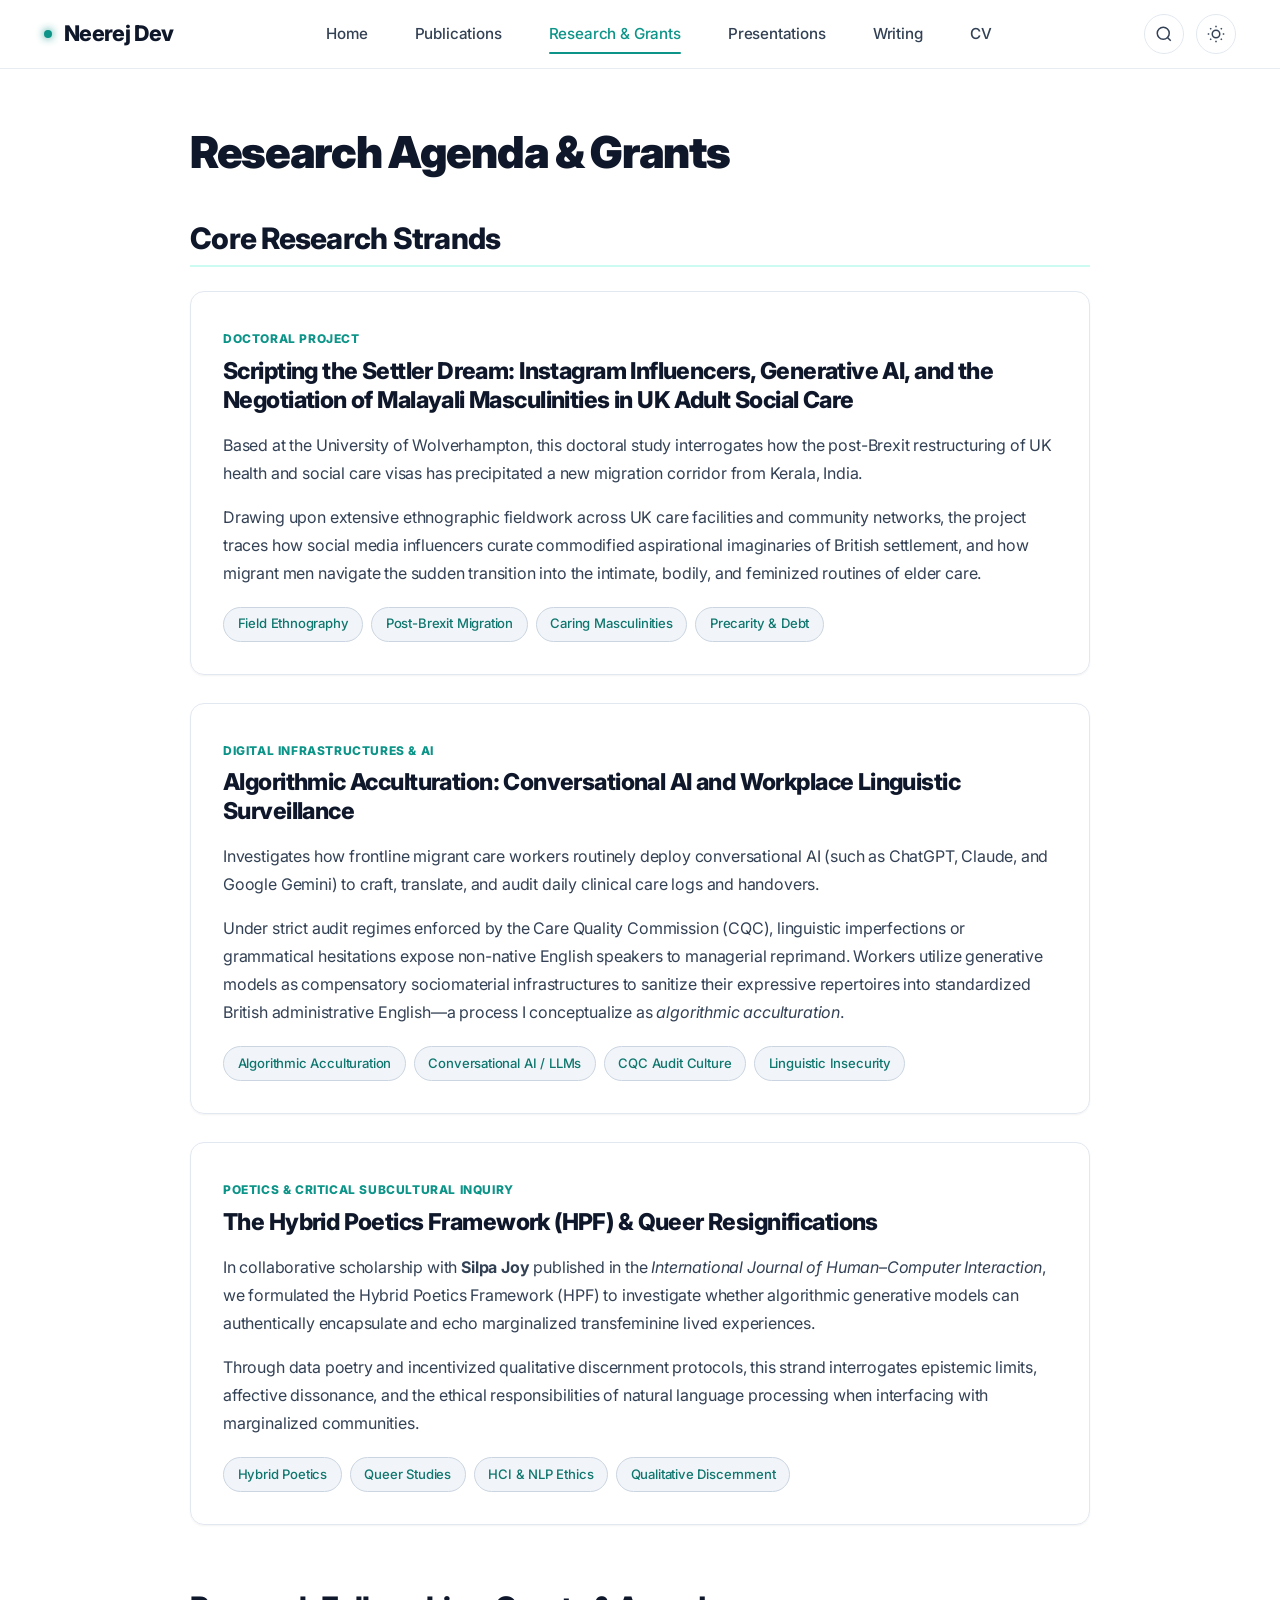
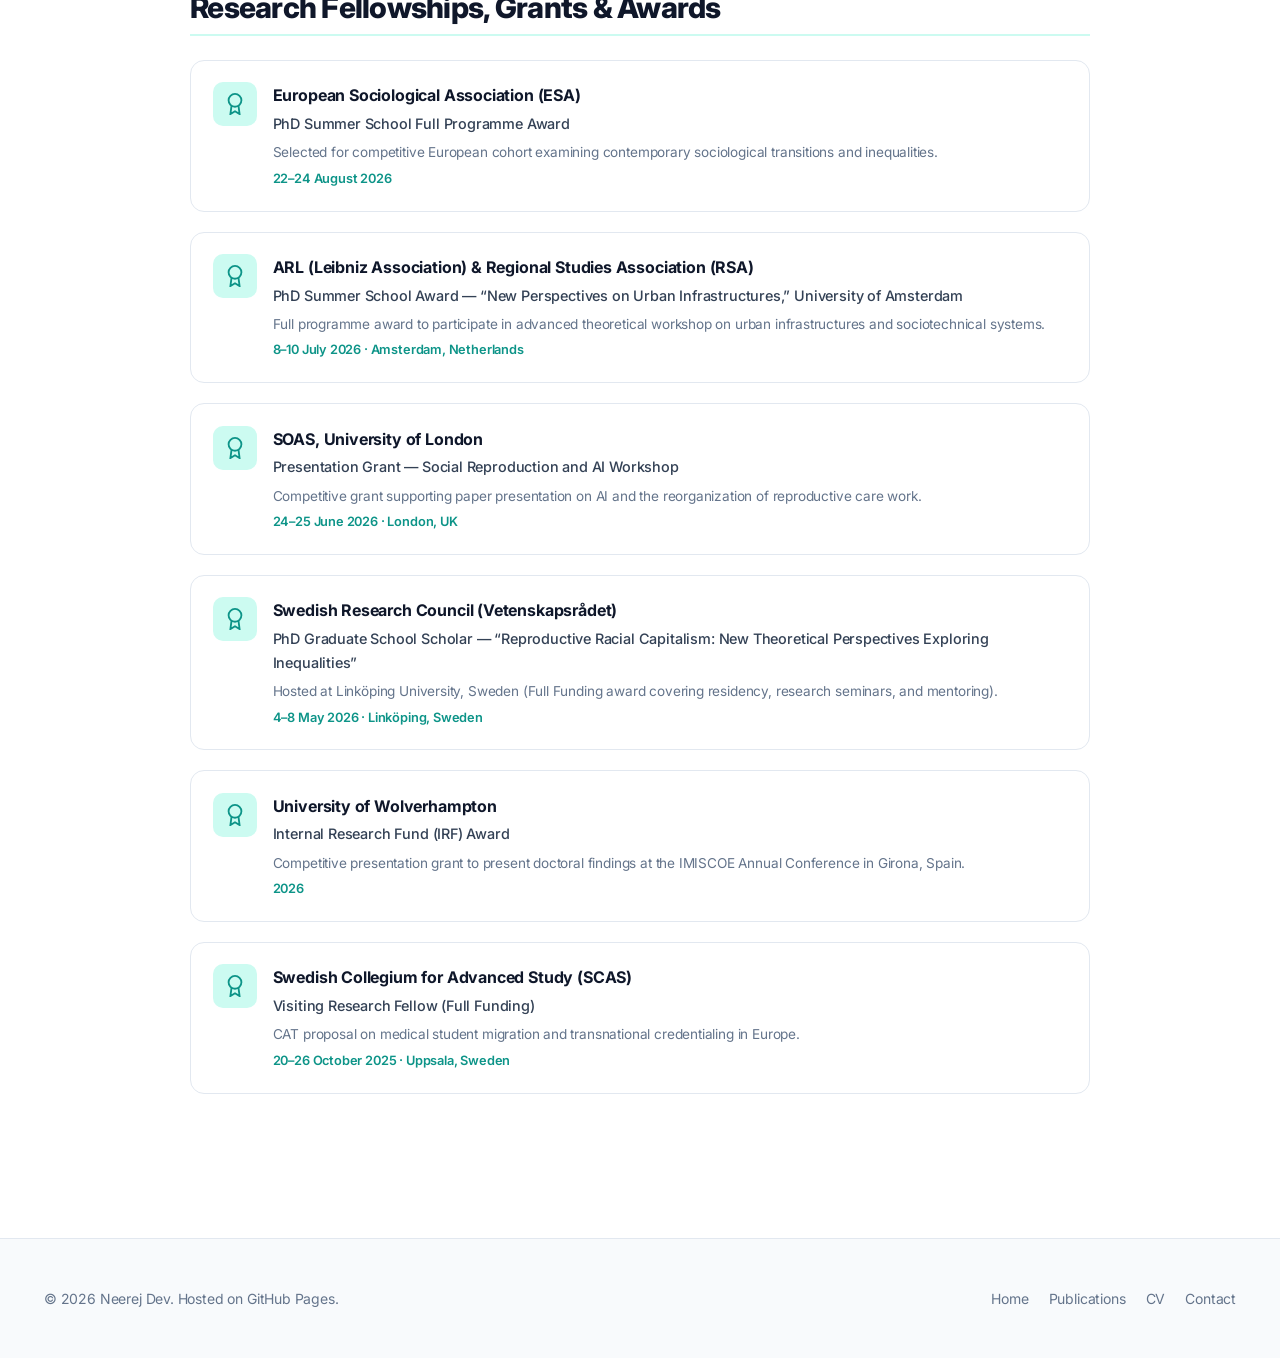
<file: research.html>
<!DOCTYPE html>
<html lang="en" data-theme="light">
<head>
  <meta charset="utf-8" />
  <meta name="viewport" content="width=device-width, initial-scale=1" />
  <title>Research & Grants | Neerej Dev</title>
  
  <meta name="author" content="Neerej Dev" />
  <meta name="description" content="Research agenda, doctoral project, algorithmic acculturation, and international fellowships of Neerej Dev." />
  
  <link rel="icon" type="image/png" href="assets/images/favicon.png" />
  <link rel="apple-touch-icon" href="assets/images/favicon.png" />

  <link rel="preconnect" href="https://fonts.googleapis.com">
  <link rel="preconnect" href="https://fonts.gstatic.com" crossorigin>
  <link href="https://fonts.googleapis.com/css2?family=Inter:wght@300;400;500;600;700;800;900&display=swap" rel="stylesheet">

  <link rel="stylesheet" href="assets/css/style.css" />
</head>

<body id="top">

  <!-- Header -->
  <header class="site-header">
    <div class="container">
      <nav class="navbar" aria-label="Main Navigation">
        <a class="navbar-brand" href="index.html">
          <span class="brand-dot"></span>
          Neerej Dev
        </a>

        <ul class="nav-links" id="nav-links">
          <li><a class="nav-link" href="index.html">Home</a></li>
          <li><a class="nav-link" href="publications.html">Publications</a></li>
          <li><a class="nav-link active" href="research.html">Research & Grants</a></li>
          <li><a class="nav-link" href="talks.html">Presentations</a></li>
          <li><a class="nav-link" href="writing.html">Writing</a></li>
          <li><a class="nav-link" href="cv.html">CV</a></li>
        </ul>

        <div class="nav-actions">
          <button class="icon-btn" id="search-toggle" aria-label="Search site" title="Search (Cmd+K)">
            <svg width="18" height="18" viewBox="0 0 24 24" fill="none" stroke="currentColor" stroke-width="2"><circle cx="11" cy="11" r="8"></circle><line x1="21" y1="21" x2="16.65" y2="16.65"></line></svg>
          </button>
          <button class="icon-btn" id="theme-toggle" aria-label="Toggle dark/light mode" title="Toggle Appearance">
            <svg width="18" height="18" viewBox="0 0 24 24" fill="none" stroke="currentColor" stroke-width="2"><circle cx="12" cy="12" r="5"></circle><line x1="12" y1="1" x2="12" y2="3"></line><line x1="12" y1="21" x2="12" y2="23"></line><line x1="4.22" y1="4.22" x2="5.64" y2="5.64"></line><line x1="18.36" y1="18.36" x2="19.78" y2="19.78"></line><line x1="1" y1="12" x2="3" y2="12"></line><line x1="21" y1="12" x2="23" y2="12"></line><line x1="4.22" y1="19.78" x2="5.64" y2="18.36"></line><line x1="18.36" y1="5.64" x2="19.78" y2="4.22"></line></svg>
          </button>
          <button class="icon-btn mobile-menu-btn" id="mobile-menu-btn" aria-label="Toggle navigation menu">
            <svg width="20" height="20" viewBox="0 0 24 24" fill="none" stroke="currentColor" stroke-width="2"><line x1="3" y1="12" x2="21" y2="12"></line><line x1="3" y1="6" x2="21" y2="6"></line><line x1="3" y1="18" x2="21" y2="18"></line></svg>
          </button>
        </div>
      </nav>
    </div>
  </header>

  <!-- Content -->
  <main class="container" style="padding-top: 3.5rem; padding-bottom: 5rem;">
    <div style="max-width: 900px; margin: 0 auto;">
      
      <div style="margin-bottom: 2.5rem;">
        <h1 style="font-size: 2.75rem; font-weight: 900; letter-spacing: -0.03em;">
          Research Agenda & Grants
        </h1>
      </div>

      <!-- Research Strands -->
      <section style="margin-bottom: 4rem;">
        <h2 style="font-size: 1.85rem; font-weight: 800; margin-bottom: 1.5rem; border-bottom: 2px solid var(--accent-light); padding-bottom: 0.5rem;">
          Core Research Strands
        </h2>

        <!-- Strand 1 -->
        <div style="background: var(--card-bg); border: 1px solid var(--card-border); border-radius: var(--radius-lg); padding: 2rem; margin-bottom: 1.75rem; box-shadow: var(--shadow-sm);">
          <span style="font-size: 0.75rem; font-weight: 800; text-transform: uppercase; color: var(--accent-primary); letter-spacing: 0.05em;">Doctoral Project</span>
          <h3 style="font-size: 1.45rem; font-weight: 800; margin: 0.4rem 0 1rem;">
            Scripting the Settler Dream: Instagram Influencers, Generative AI, and the Negotiation of Malayali Masculinities in UK Adult Social Care
          </h3>
          <p style="color: var(--text-secondary); line-height: 1.75; margin-bottom: 1rem;">
            Based at the University of Wolverhampton, this doctoral study interrogates how the post-Brexit restructuring of UK health and social care visas has precipitated a new migration corridor from Kerala, India.
          </p>
          <p style="color: var(--text-secondary); line-height: 1.75; margin-bottom: 1rem;">
            Drawing upon extensive ethnographic fieldwork across UK care facilities and community networks, the project traces how social media influencers curate commodified aspirational imaginaries of British settlement, and how migrant men navigate the sudden transition into the intimate, bodily, and feminized routines of elder care.
          </p>
          <div style="display: flex; flex-wrap: wrap; gap: 0.5rem; margin-top: 1.25rem;">
            <span class="tag-pill">Field Ethnography</span>
            <span class="tag-pill">Post-Brexit Migration</span>
            <span class="tag-pill">Caring Masculinities</span>
            <span class="tag-pill">Precarity & Debt</span>
          </div>
        </div>

        <!-- Strand 2 -->
        <div style="background: var(--card-bg); border: 1px solid var(--card-border); border-radius: var(--radius-lg); padding: 2rem; margin-bottom: 1.75rem; box-shadow: var(--shadow-sm);">
          <span style="font-size: 0.75rem; font-weight: 800; text-transform: uppercase; color: var(--accent-primary); letter-spacing: 0.05em;">Digital Infrastructures & AI</span>
          <h3 style="font-size: 1.45rem; font-weight: 800; margin: 0.4rem 0 1rem;">
            Algorithmic Acculturation: Conversational AI and Workplace Linguistic Surveillance
          </h3>
          <p style="color: var(--text-secondary); line-height: 1.75; margin-bottom: 1rem;">
            Investigates how frontline migrant care workers routinely deploy conversational AI (such as ChatGPT, Claude, and Google Gemini) to craft, translate, and audit daily clinical care logs and handovers.
          </p>
          <p style="color: var(--text-secondary); line-height: 1.75; margin-bottom: 1rem;">
            Under strict audit regimes enforced by the Care Quality Commission (CQC), linguistic imperfections or grammatical hesitations expose non-native English speakers to managerial reprimand. Workers utilize generative models as compensatory sociomaterial infrastructures to sanitize their expressive repertoires into standardized British administrative English—a process I conceptualize as <em>algorithmic acculturation</em>.
          </p>
          <div style="display: flex; flex-wrap: wrap; gap: 0.5rem; margin-top: 1.25rem;">
            <span class="tag-pill">Algorithmic Acculturation</span>
            <span class="tag-pill">Conversational AI / LLMs</span>
            <span class="tag-pill">CQC Audit Culture</span>
            <span class="tag-pill">Linguistic Insecurity</span>
          </div>
        </div>

        <!-- Strand 3 -->
        <div style="background: var(--card-bg); border: 1px solid var(--card-border); border-radius: var(--radius-lg); padding: 2rem; margin-bottom: 1.75rem; box-shadow: var(--shadow-sm);">
          <span style="font-size: 0.75rem; font-weight: 800; text-transform: uppercase; color: var(--accent-primary); letter-spacing: 0.05em;">Poetics & Critical Subcultural Inquiry</span>
          <h3 style="font-size: 1.45rem; font-weight: 800; margin: 0.4rem 0 1rem;">
            The Hybrid Poetics Framework (HPF) & Queer Resignifications
          </h3>
          <p style="color: var(--text-secondary); line-height: 1.75; margin-bottom: 1rem;">
            In collaborative scholarship with <strong>Silpa Joy</strong> published in the <em>International Journal of Human–Computer Interaction</em>, we formulated the Hybrid Poetics Framework (HPF) to investigate whether algorithmic generative models can authentically encapsulate and echo marginalized transfeminine lived experiences.
          </p>
          <p style="color: var(--text-secondary); line-height: 1.75; margin-bottom: 1rem;">
            Through data poetry and incentivized qualitative discernment protocols, this strand interrogates epistemic limits, affective dissonance, and the ethical responsibilities of natural language processing when interfacing with marginalized communities.
          </p>
          <div style="display: flex; flex-wrap: wrap; gap: 0.5rem; margin-top: 1.25rem;">
            <span class="tag-pill">Hybrid Poetics</span>
            <span class="tag-pill">Queer Studies</span>
            <span class="tag-pill">HCI & NLP Ethics</span>
            <span class="tag-pill">Qualitative Discernment</span>
          </div>
        </div>
      </section>

      <!-- Fellowships, Grants & Honors Archive -->
      <section>
        <h2 style="font-size: 1.85rem; font-weight: 800; margin-bottom: 1.5rem; border-bottom: 2px solid var(--accent-light); padding-bottom: 0.5rem;">
          Research Fellowships, Grants & Awards
        </h2>

        <div class="award-grid" style="grid-template-columns: 1fr;">
          
          <!-- ESA 2026 -->
          <div class="award-card">
            <div class="award-icon-box">
              <svg width="22" height="22" viewBox="0 0 24 24" fill="none" stroke="currentColor" stroke-width="2"><circle cx="12" cy="8" r="7"></circle><polyline points="8.21 13.89 7 23 12 20 17 23 15.79 13.88"></polyline></svg>
            </div>
            <div class="award-body">
              <div class="award-org">European Sociological Association (ESA)</div>
              <div class="award-title">PhD Summer School Full Programme Award</div>
              <p style="font-size: 0.85rem; color: var(--text-muted); margin: 0.25rem 0;">
                Selected for competitive European cohort examining contemporary sociological transitions and inequalities.
              </p>
              <div class="award-date">22–24 August 2026</div>
            </div>
          </div>

          <!-- ARL Leibniz RSA 2026 -->
          <div class="award-card">
            <div class="award-icon-box">
              <svg width="22" height="22" viewBox="0 0 24 24" fill="none" stroke="currentColor" stroke-width="2"><circle cx="12" cy="8" r="7"></circle><polyline points="8.21 13.89 7 23 12 20 17 23 15.79 13.88"></polyline></svg>
            </div>
            <div class="award-body">
              <div class="award-org">ARL (Leibniz Association) & Regional Studies Association (RSA)</div>
              <div class="award-title">PhD Summer School Award — “New Perspectives on Urban Infrastructures,” University of Amsterdam</div>
              <p style="font-size: 0.85rem; color: var(--text-muted); margin: 0.25rem 0;">
                Full programme award to participate in advanced theoretical workshop on urban infrastructures and sociotechnical systems.
              </p>
              <div class="award-date">8–10 July 2026 · Amsterdam, Netherlands</div>
            </div>
          </div>

          <!-- SOAS 2026 -->
          <div class="award-card">
            <div class="award-icon-box">
              <svg width="22" height="22" viewBox="0 0 24 24" fill="none" stroke="currentColor" stroke-width="2"><circle cx="12" cy="8" r="7"></circle><polyline points="8.21 13.89 7 23 12 20 17 23 15.79 13.88"></polyline></svg>
            </div>
            <div class="award-body">
              <div class="award-org">SOAS, University of London</div>
              <div class="award-title">Presentation Grant — Social Reproduction and AI Workshop</div>
              <p style="font-size: 0.85rem; color: var(--text-muted); margin: 0.25rem 0;">
                Competitive grant supporting paper presentation on AI and the reorganization of reproductive care work.
              </p>
              <div class="award-date">24–25 June 2026 · London, UK</div>
            </div>
          </div>

          <!-- Vetenskapsrådet 2026 -->
          <div class="award-card">
            <div class="award-icon-box">
              <svg width="22" height="22" viewBox="0 0 24 24" fill="none" stroke="currentColor" stroke-width="2"><circle cx="12" cy="8" r="7"></circle><polyline points="8.21 13.89 7 23 12 20 17 23 15.79 13.88"></polyline></svg>
            </div>
            <div class="award-body">
              <div class="award-org">Swedish Research Council (Vetenskapsrådet)</div>
              <div class="award-title">PhD Graduate School Scholar — “Reproductive Racial Capitalism: New Theoretical Perspectives Exploring Inequalities”</div>
              <p style="font-size: 0.85rem; color: var(--text-muted); margin: 0.25rem 0;">
                Hosted at Linköping University, Sweden (Full Funding award covering residency, research seminars, and mentoring).
              </p>
              <div class="award-date">4–8 May 2026 · Linköping, Sweden</div>
            </div>
          </div>

          <!-- Wolverhampton IRF 2026 -->
          <div class="award-card">
            <div class="award-icon-box">
              <svg width="22" height="22" viewBox="0 0 24 24" fill="none" stroke="currentColor" stroke-width="2"><circle cx="12" cy="8" r="7"></circle><polyline points="8.21 13.89 7 23 12 20 17 23 15.79 13.88"></polyline></svg>
            </div>
            <div class="award-body">
              <div class="award-org">University of Wolverhampton</div>
              <div class="award-title">Internal Research Fund (IRF) Award</div>
              <p style="font-size: 0.85rem; color: var(--text-muted); margin: 0.25rem 0;">
                Competitive presentation grant to present doctoral findings at the IMISCOE Annual Conference in Girona, Spain.
              </p>
              <div class="award-date">2026</div>
            </div>
          </div>

          <!-- SCAS Uppsala 2025 -->
          <div class="award-card">
            <div class="award-icon-box">
              <svg width="22" height="22" viewBox="0 0 24 24" fill="none" stroke="currentColor" stroke-width="2"><circle cx="12" cy="8" r="7"></circle><polyline points="8.21 13.89 7 23 12 20 17 23 15.79 13.88"></polyline></svg>
            </div>
            <div class="award-body">
              <div class="award-org">Swedish Collegium for Advanced Study (SCAS)</div>
              <div class="award-title">Visiting Research Fellow (Full Funding)</div>
              <p style="font-size: 0.85rem; color: var(--text-muted); margin: 0.25rem 0;">
                CAT proposal on medical student migration and transnational credentialing in Europe.
              </p>
              <div class="award-date">20–26 October 2025 · Uppsala, Sweden</div>
            </div>
          </div>

        </div>
      </section>

    </div>
  </main>

  <footer class="site-footer">
    <div class="container">
      <div class="footer-content">
        <div>&copy; 2026 Neerej Dev. Hosted on GitHub Pages.</div>
        <ul class="footer-links">
          <li><a href="index.html">Home</a></li>
          <li><a href="publications.html">Publications</a></li>
          <li><a href="cv.html">CV</a></li>
          <li><a href="mailto:N.dev2@wlv.ac.uk">Contact</a></li>
        </ul>
      </div>
    </div>
  </footer>

  <!-- Search Modal -->
  <div class="modal-overlay" id="search-modal">
    <div class="modal-container">
      <div class="modal-header">
        <h3 class="modal-title">Instant Search</h3>
        <button class="modal-close" id="search-modal-close">&times;</button>
      </div>
      <div class="modal-body">
        <div class="search-input-wrap">
          <svg width="18" height="18" viewBox="0 0 24 24" fill="none" stroke="currentColor" stroke-width="2"><circle cx="11" cy="11" r="8"></circle><line x1="21" y1="21" x2="16.65" y2="16.65"></line></svg>
          <input type="text" id="search-input" class="search-input" placeholder="Search keywords..." />
        </div>
        <div class="search-results" id="search-results"></div>
      </div>
    </div>
  </div>

  <script src="assets/js/main.js"></script>
</body>
</html>
</file>
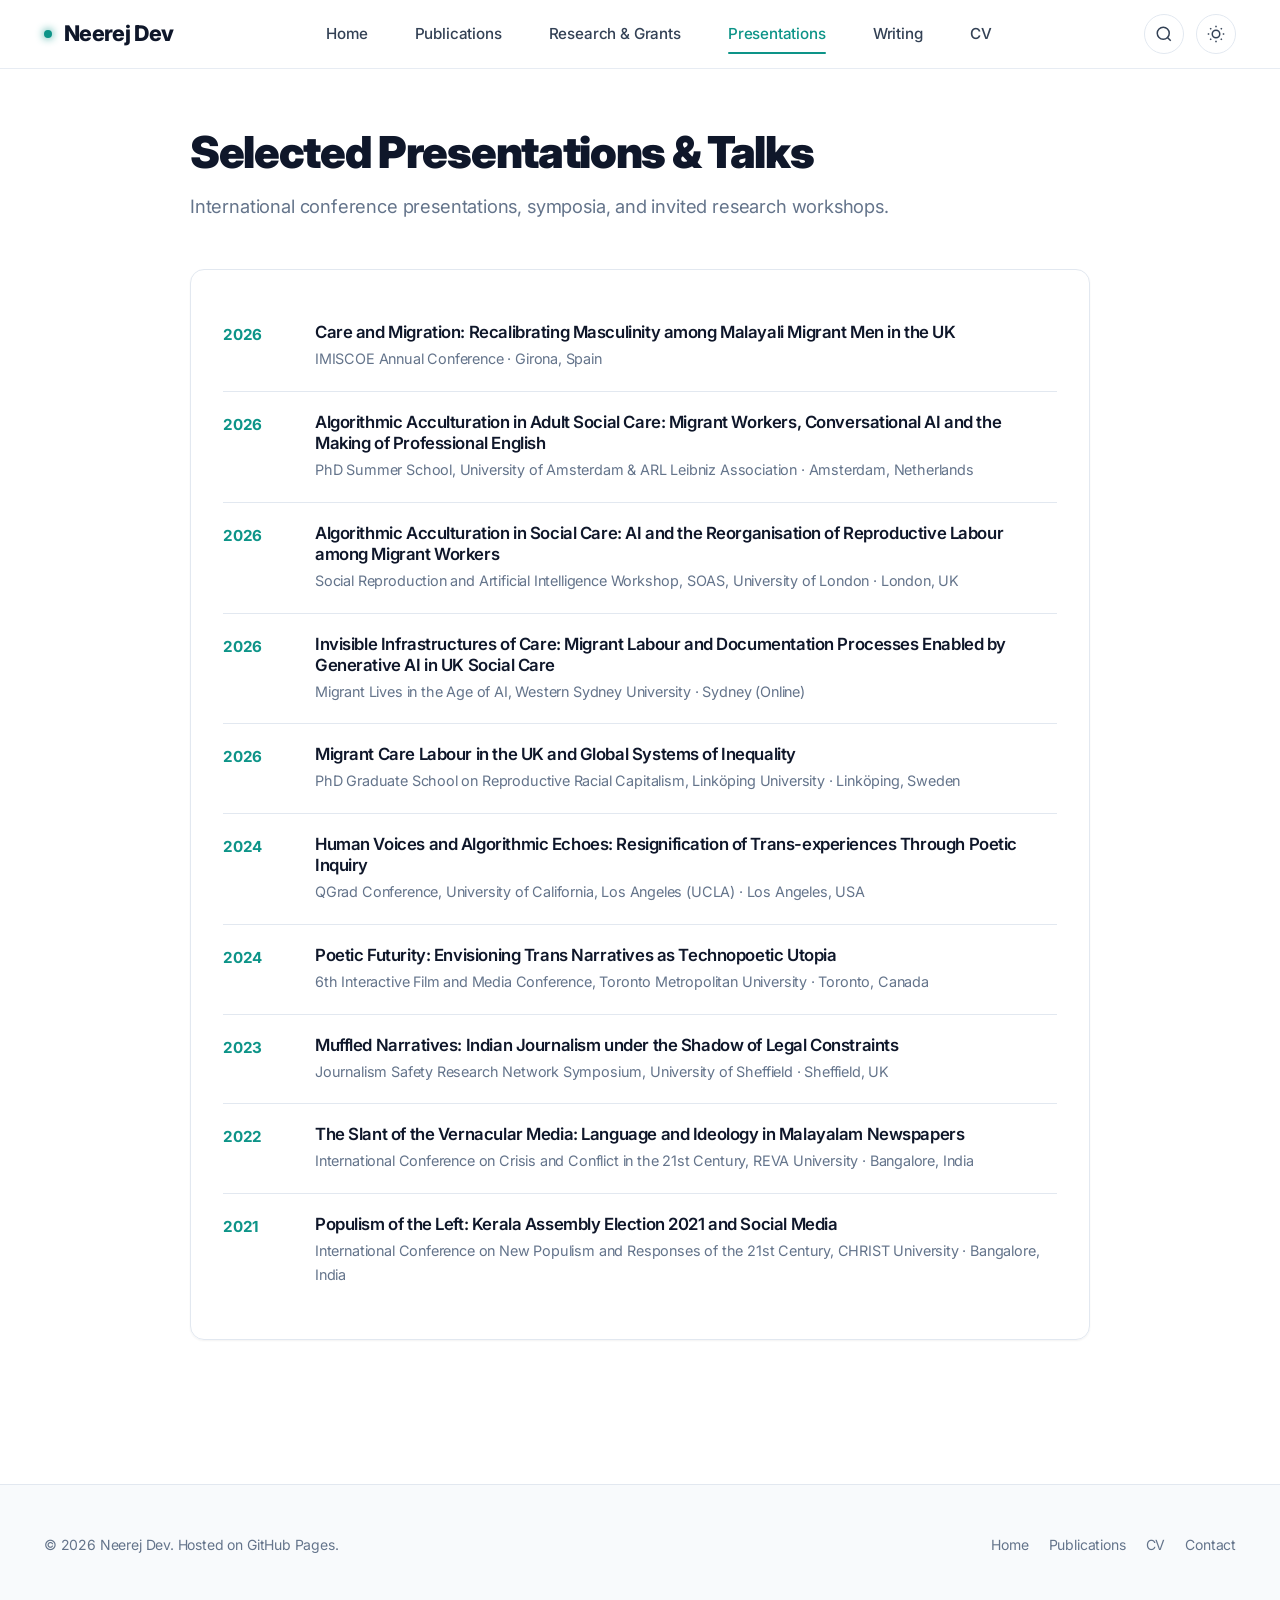
<file: talks.html>
<!DOCTYPE html>
<html lang="en" data-theme="light">
<head>
  <meta charset="utf-8" />
  <meta name="viewport" content="width=device-width, initial-scale=1" />
  <title>Presentations & Talks | Neerej Dev</title>
  
  <meta name="author" content="Neerej Dev" />
  <meta name="description" content="Conference presentations, invited workshops, and symposia by Neerej Dev." />
  
  <link rel="icon" type="image/png" href="assets/images/favicon.png" />
  <link rel="apple-touch-icon" href="assets/images/favicon.png" />

  <link rel="preconnect" href="https://fonts.googleapis.com">
  <link rel="preconnect" href="https://fonts.gstatic.com" crossorigin>
  <link href="https://fonts.googleapis.com/css2?family=Inter:wght@300;400;500;600;700;800;900&display=swap" rel="stylesheet">

  <link rel="stylesheet" href="assets/css/style.css" />
</head>

<body id="top">

  <!-- Header -->
  <header class="site-header">
    <div class="container">
      <nav class="navbar" aria-label="Main Navigation">
        <a class="navbar-brand" href="index.html">
          <span class="brand-dot"></span>
          Neerej Dev
        </a>

        <ul class="nav-links" id="nav-links">
          <li><a class="nav-link" href="index.html">Home</a></li>
          <li><a class="nav-link" href="publications.html">Publications</a></li>
          <li><a class="nav-link" href="research.html">Research & Grants</a></li>
          <li><a class="nav-link active" href="talks.html">Presentations</a></li>
          <li><a class="nav-link" href="writing.html">Writing</a></li>
          <li><a class="nav-link" href="cv.html">CV</a></li>
        </ul>

        <div class="nav-actions">
          <button class="icon-btn" id="search-toggle" aria-label="Search site" title="Search (Cmd+K)">
            <svg width="18" height="18" viewBox="0 0 24 24" fill="none" stroke="currentColor" stroke-width="2"><circle cx="11" cy="11" r="8"></circle><line x1="21" y1="21" x2="16.65" y2="16.65"></line></svg>
          </button>
          <button class="icon-btn" id="theme-toggle" aria-label="Toggle dark/light mode" title="Toggle Appearance">
            <svg width="18" height="18" viewBox="0 0 24 24" fill="none" stroke="currentColor" stroke-width="2"><circle cx="12" cy="12" r="5"></circle><line x1="12" y1="1" x2="12" y2="3"></line><line x1="12" y1="21" x2="12" y2="23"></line><line x1="4.22" y1="4.22" x2="5.64" y2="5.64"></line><line x1="18.36" y1="18.36" x2="19.78" y2="19.78"></line><line x1="1" y1="12" x2="3" y2="12"></line><line x1="21" y1="12" x2="23" y2="12"></line><line x1="4.22" y1="19.78" x2="5.64" y2="18.36"></line><line x1="18.36" y1="5.64" x2="19.78" y2="4.22"></line></svg>
          </button>
          <button class="icon-btn mobile-menu-btn" id="mobile-menu-btn" aria-label="Toggle navigation menu">
            <svg width="20" height="20" viewBox="0 0 24 24" fill="none" stroke="currentColor" stroke-width="2"><line x1="3" y1="12" x2="21" y2="12"></line><line x1="3" y1="6" x2="21" y2="6"></line><line x1="3" y1="18" x2="21" y2="18"></line></svg>
          </button>
        </div>
      </nav>
    </div>
  </header>

  <!-- Content -->
  <main class="container" style="padding-top: 3.5rem; padding-bottom: 5rem;">
    <div style="max-width: 900px; margin: 0 auto;">
      
      <div style="margin-bottom: 3rem;">
        <h1 style="font-size: 2.75rem; font-weight: 900; letter-spacing: -0.03em; margin-bottom: 0.75rem;">
          Selected Presentations & Talks
        </h1>
        <p style="font-size: 1.15rem; color: var(--text-muted); line-height: 1.6;">
          International conference presentations, symposia, and invited research workshops.
        </p>
      </div>

      <div style="background: var(--card-bg); border: 1px solid var(--card-border); border-radius: var(--radius-lg); padding: 2rem; box-shadow: var(--shadow-sm);">
        
        <!-- Talk 1 -->
        <div class="presentation-item">
          <div class="presentation-year">2026</div>
          <div class="presentation-content">
            <h4>Care and Migration: Recalibrating Masculinity among Malayali Migrant Men in the UK</h4>
            <div class="presentation-venue">
              IMISCOE Annual Conference &middot; Girona, Spain
            </div>
          </div>
        </div>

        <!-- Talk 2 -->
        <div class="presentation-item">
          <div class="presentation-year">2026</div>
          <div class="presentation-content">
            <h4>Algorithmic Acculturation in Adult Social Care: Migrant Workers, Conversational AI and the Making of Professional English</h4>
            <div class="presentation-venue">
              PhD Summer School, University of Amsterdam & ARL Leibniz Association &middot; Amsterdam, Netherlands
            </div>
          </div>
        </div>

        <!-- Talk 3 -->
        <div class="presentation-item">
          <div class="presentation-year">2026</div>
          <div class="presentation-content">
            <h4>Algorithmic Acculturation in Social Care: AI and the Reorganisation of Reproductive Labour among Migrant Workers</h4>
            <div class="presentation-venue">
              Social Reproduction and Artificial Intelligence Workshop, SOAS, University of London &middot; London, UK
            </div>
          </div>
        </div>

        <!-- Talk 4 -->
        <div class="presentation-item">
          <div class="presentation-year">2026</div>
          <div class="presentation-content">
            <h4>Invisible Infrastructures of Care: Migrant Labour and Documentation Processes Enabled by Generative AI in UK Social Care</h4>
            <div class="presentation-venue">
              Migrant Lives in the Age of AI, Western Sydney University &middot; Sydney (Online)
            </div>
          </div>
        </div>

        <!-- Talk 5 -->
        <div class="presentation-item">
          <div class="presentation-year">2026</div>
          <div class="presentation-content">
            <h4>Migrant Care Labour in the UK and Global Systems of Inequality</h4>
            <div class="presentation-venue">
              PhD Graduate School on Reproductive Racial Capitalism, Linköping University &middot; Linköping, Sweden
            </div>
          </div>
        </div>

        <!-- Talk 6 -->
        <div class="presentation-item">
          <div class="presentation-year">2024</div>
          <div class="presentation-content">
            <h4>Human Voices and Algorithmic Echoes: Resignification of Trans-experiences Through Poetic Inquiry</h4>
            <div class="presentation-venue">
              QGrad Conference, University of California, Los Angeles (UCLA) &middot; Los Angeles, USA
            </div>
          </div>
        </div>

        <!-- Talk 7 -->
        <div class="presentation-item">
          <div class="presentation-year">2024</div>
          <div class="presentation-content">
            <h4>Poetic Futurity: Envisioning Trans Narratives as Technopoetic Utopia</h4>
            <div class="presentation-venue">
              6th Interactive Film and Media Conference, Toronto Metropolitan University &middot; Toronto, Canada
            </div>
          </div>
        </div>

        <!-- Talk 8 -->
        <div class="presentation-item">
          <div class="presentation-year">2023</div>
          <div class="presentation-content">
            <h4>Muffled Narratives: Indian Journalism under the Shadow of Legal Constraints</h4>
            <div class="presentation-venue">
              Journalism Safety Research Network Symposium, University of Sheffield &middot; Sheffield, UK
            </div>
          </div>
        </div>

        <!-- Talk 9 -->
        <div class="presentation-item">
          <div class="presentation-year">2022</div>
          <div class="presentation-content">
            <h4>The Slant of the Vernacular Media: Language and Ideology in Malayalam Newspapers</h4>
            <div class="presentation-venue">
              International Conference on Crisis and Conflict in the 21st Century, REVA University &middot; Bangalore, India
            </div>
          </div>
        </div>

        <!-- Talk 10 -->
        <div class="presentation-item">
          <div class="presentation-year">2021</div>
          <div class="presentation-content">
            <h4>Populism of the Left: Kerala Assembly Election 2021 and Social Media</h4>
            <div class="presentation-venue">
              International Conference on New Populism and Responses of the 21st Century, CHRIST University &middot; Bangalore, India
            </div>
          </div>
        </div>

      </div>
    </div>
  </main>

  <!-- Footer -->
  <footer class="site-footer">
    <div class="container">
      <div class="footer-content">
        <div>&copy; 2026 Neerej Dev. Hosted on GitHub Pages.</div>
        <ul class="footer-links">
          <li><a href="index.html">Home</a></li>
          <li><a href="publications.html">Publications</a></li>
          <li><a href="cv.html">CV</a></li>
          <li><a href="mailto:N.dev2@wlv.ac.uk">Contact</a></li>
        </ul>
      </div>
    </div>
  </footer>

  <!-- Search Modal -->
  <div class="modal-overlay" id="search-modal">
    <div class="modal-container">
      <div class="modal-header">
        <h3 class="modal-title">Instant Search</h3>
        <button class="modal-close" id="search-modal-close">&times;</button>
      </div>
      <div class="modal-body">
        <div class="search-input-wrap">
          <svg width="18" height="18" viewBox="0 0 24 24" fill="none" stroke="currentColor" stroke-width="2"><circle cx="11" cy="11" r="8"></circle><line x1="21" y1="21" x2="16.65" y2="16.65"></line></svg>
          <input type="text" id="search-input" class="search-input" placeholder="Search presentations, papers..." />
        </div>
        <div class="search-results" id="search-results"></div>
      </div>
    </div>
  </div>

  <script src="assets/js/main.js"></script>
</body>
</html>
</file>
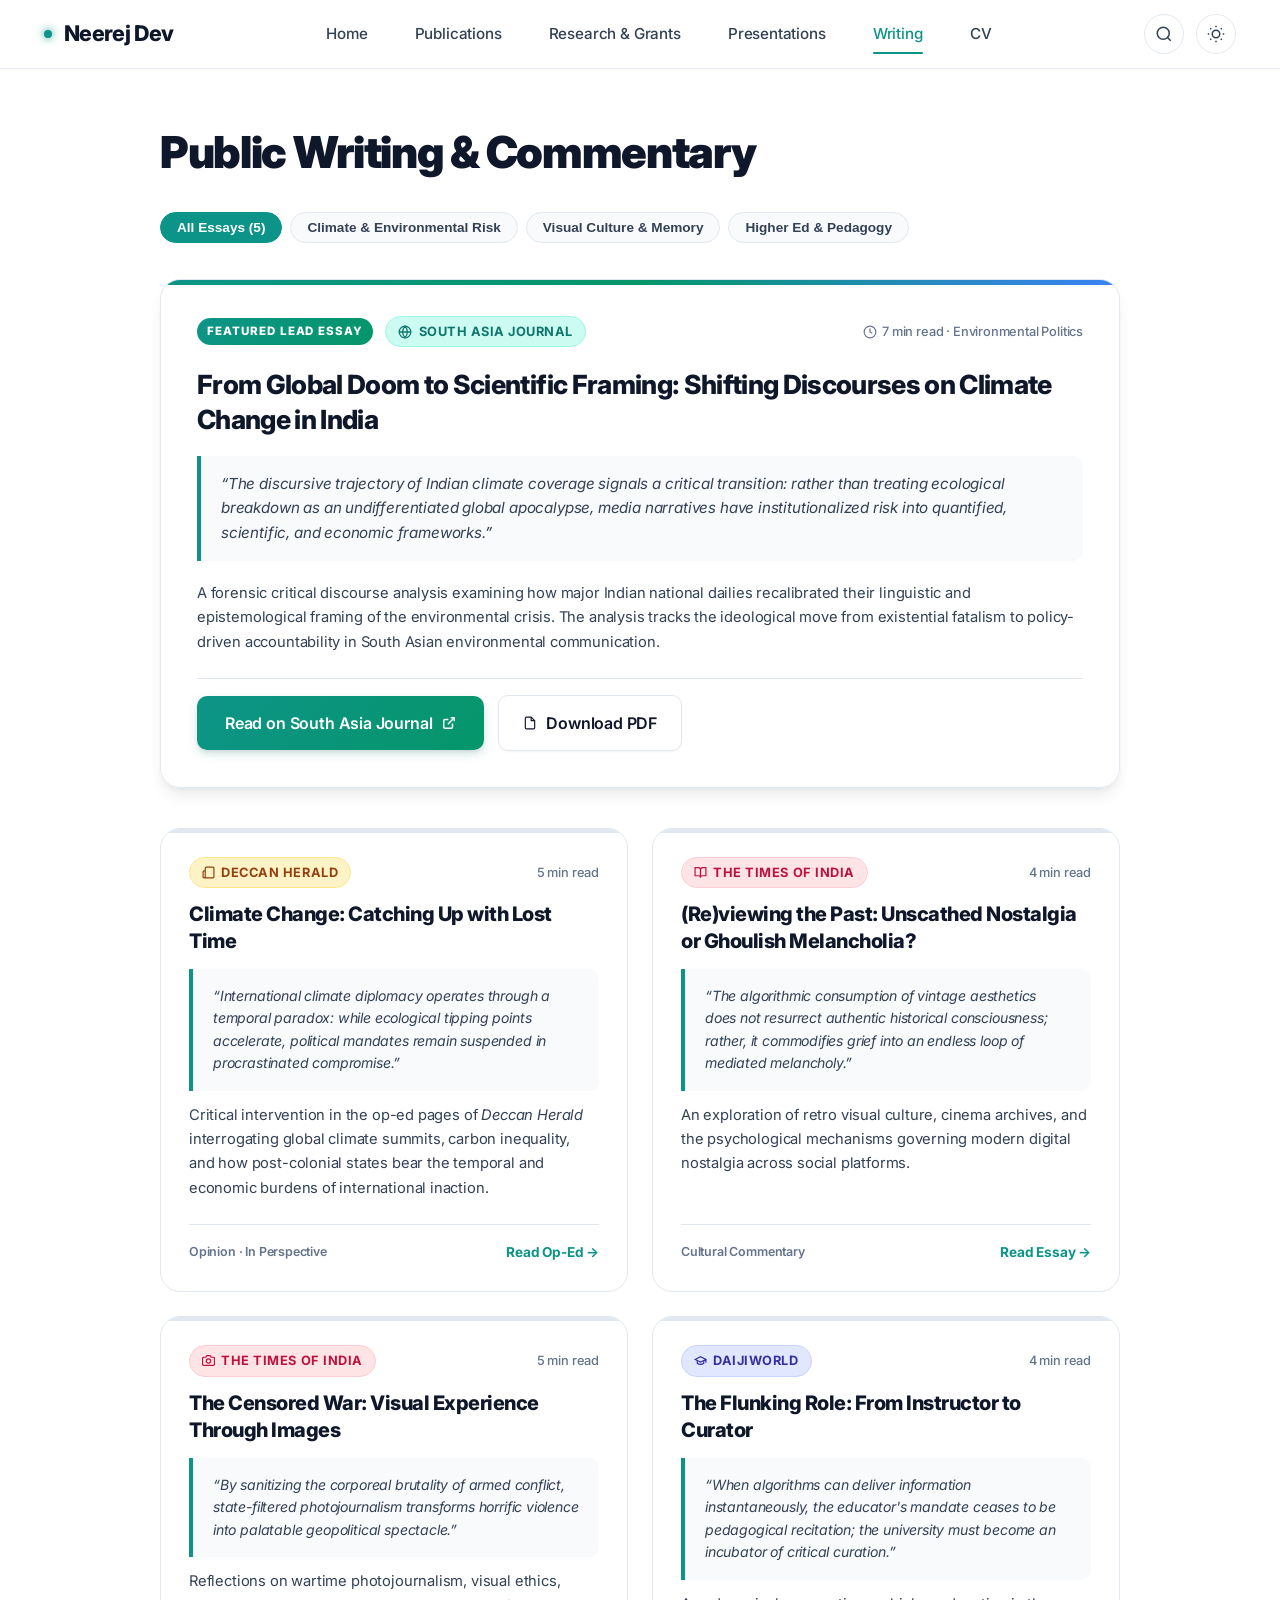
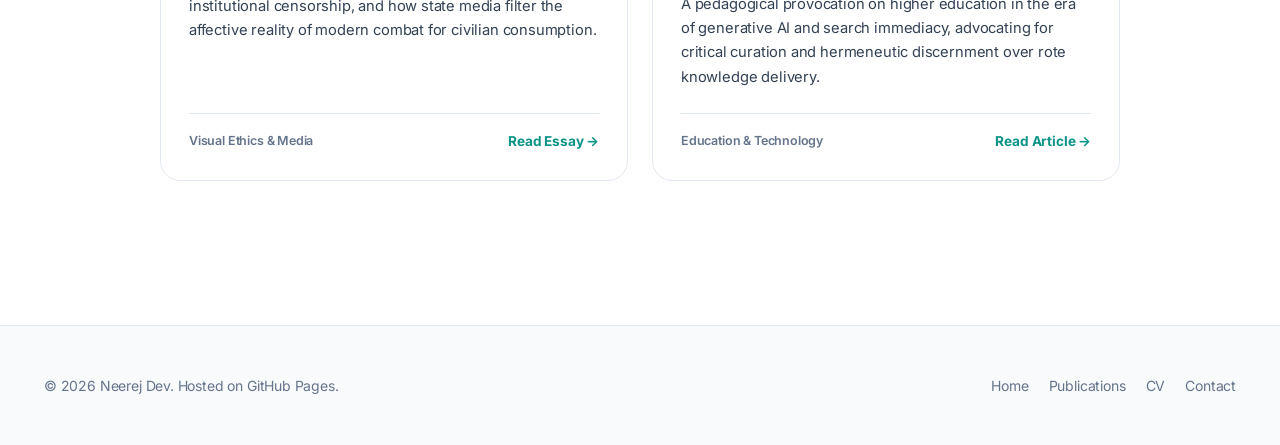
<file: writing.html>
<!DOCTYPE html>
<html lang="en" data-theme="light">
<head>
  <meta charset="utf-8" />
  <meta name="viewport" content="width=device-width, initial-scale=1" />
  <title>Public Writing & Commentary | Neerej Dev</title>
  
  <meta name="author" content="Neerej Dev" />
  <meta name="description" content="Public scholarship, journalistic op-eds, environmental discourse, and visual media criticism by Neerej Dev." />
  
  <link rel="icon" type="image/png" href="assets/images/favicon.png" />
  <link rel="apple-touch-icon" href="assets/images/favicon.png" />

  <link rel="preconnect" href="https://fonts.googleapis.com">
  <link rel="preconnect" href="https://fonts.gstatic.com" crossorigin>
  <link href="https://fonts.googleapis.com/css2?family=Inter:wght@300;400;500;600;700;800;900&display=swap" rel="stylesheet">

  <link rel="stylesheet" href="assets/css/style.css" />
</head>

<body id="top">

  <!-- Header -->
  <header class="site-header">
    <div class="container">
      <nav class="navbar" aria-label="Main Navigation">
        <a class="navbar-brand" href="index.html">
          <span class="brand-dot"></span>
          Neerej Dev
        </a>

        <ul class="nav-links" id="nav-links">
          <li><a class="nav-link" href="index.html">Home</a></li>
          <li><a class="nav-link" href="publications.html">Publications</a></li>
          <li><a class="nav-link" href="research.html">Research & Grants</a></li>
          <li><a class="nav-link" href="talks.html">Presentations</a></li>
          <li><a class="nav-link active" href="writing.html">Writing</a></li>
          <li><a class="nav-link" href="cv.html">CV</a></li>
        </ul>

        <div class="nav-actions">
          <button class="icon-btn" id="search-toggle" aria-label="Search site" title="Search (Cmd+K)">
            <svg width="18" height="18" viewBox="0 0 24 24" fill="none" stroke="currentColor" stroke-width="2"><circle cx="11" cy="11" r="8"></circle><line x1="21" y1="21" x2="16.65" y2="16.65"></line></svg>
          </button>
          <button class="icon-btn" id="theme-toggle" aria-label="Toggle dark/light mode" title="Toggle Appearance">
            <svg width="18" height="18" viewBox="0 0 24 24" fill="none" stroke="currentColor" stroke-width="2"><circle cx="12" cy="12" r="5"></circle><line x1="12" y1="1" x2="12" y2="3"></line><line x1="12" y1="21" x2="12" y2="23"></line><line x1="4.22" y1="4.22" x2="5.64" y2="5.64"></line><line x1="18.36" y1="18.36" x2="19.78" y2="19.78"></line><line x1="1" y1="12" x2="3" y2="12"></line><line x1="21" y1="12" x2="23" y2="12"></line><line x1="4.22" y1="19.78" x2="5.64" y2="18.36"></line><line x1="18.36" y1="5.64" x2="19.78" y2="4.22"></line></svg>
          </button>
          <button class="icon-btn mobile-menu-btn" id="mobile-menu-btn" aria-label="Toggle navigation menu">
            <svg width="20" height="20" viewBox="0 0 24 24" fill="none" stroke="currentColor" stroke-width="2"><line x1="3" y1="12" x2="21" y2="12"></line><line x1="3" y1="6" x2="21" y2="6"></line><line x1="3" y1="18" x2="21" y2="18"></line></svg>
          </button>
        </div>
      </nav>
    </div>
  </header>

  <!-- Content -->
  <main class="container" style="padding-top: 3.5rem; padding-bottom: 5rem;">
    <div style="max-width: 960px; margin: 0 auto;">
      
      <!-- Page Title & Header -->
      <div style="margin-bottom: 2rem;">
        <h1 style="font-size: 2.75rem; font-weight: 900; letter-spacing: -0.03em;">
          Public Writing & Commentary
        </h1>
      </div>

      <!-- Category Filter Pills -->
      <div class="pub-filters" style="margin-bottom: 2.25rem;">
        <button class="filter-btn active" data-filter="all">All Essays (5)</button>
        <button class="filter-btn" data-filter="climate">Climate & Environmental Risk</button>
        <button class="filter-btn" data-filter="culture">Visual Culture & Memory</button>
        <button class="filter-btn" data-filter="pedagogy">Higher Ed & Pedagogy</button>
      </div>

      <!-- FEATURED LEAD ESSAY: South Asia Journal -->
      <article class="featured-editorial writing-entry" data-category="climate">
        <div class="editorial-badge-row">
          <span class="featured-pill">Featured Lead Essay</span>
          <span class="outlet-chip chip-saj">
            <svg width="14" height="14" viewBox="0 0 24 24" fill="none" stroke="currentColor" stroke-width="2.2"><circle cx="12" cy="12" r="10"></circle><line x1="2" y1="12" x2="22" y2="12"></line><path d="M12 2a15.3 15.3 0 0 1 4 10 15.3 15.3 0 0 1-4 10 15.3 15.3 0 0 1-4-10 15.3 15.3 0 0 1 4-10z"></path></svg>
            South Asia Journal
          </span>
          <span class="reading-time">
            <svg width="14" height="14" viewBox="0 0 24 24" fill="none" stroke="currentColor" stroke-width="2"><circle cx="12" cy="12" r="10"></circle><polyline points="12 6 12 12 16 14"></polyline></svg>
            7 min read &middot; Environmental Politics
          </span>
        </div>

        <h2 class="editorial-headline">
          <a href="http://southasiajournal.net/from-global-doom-to-scientific-framing-shifting-discourses-on-climate-change-in-india/" target="_blank" rel="noopener">
            From Global Doom to Scientific Framing: Shifting Discourses on Climate Change in India
          </a>
        </h2>

        <div class="quote-callout">
          “The discursive trajectory of Indian climate coverage signals a critical transition: rather than treating ecological breakdown as an undifferentiated global apocalypse, media narratives have institutionalized risk into quantified, scientific, and economic frameworks.”
        </div>

        <p class="editorial-excerpt">
          A forensic critical discourse analysis examining how major Indian national dailies recalibrated their linguistic and epistemological framing of the environmental crisis. The analysis tracks the ideological move from existential fatalism to policy-driven accountability in South Asian environmental communication.
        </p>

        <div style="display: flex; gap: 0.85rem; flex-wrap: wrap; align-items: center; padding-top: 1rem; border-top: 1px solid var(--card-border);">
          <a href="http://southasiajournal.net/from-global-doom-to-scientific-framing-shifting-discourses-on-climate-change-in-india/" target="_blank" rel="noopener" class="btn-primary">
            Read on South Asia Journal
            <svg width="14" height="14" viewBox="0 0 24 24" fill="none" stroke="currentColor" stroke-width="2.5"><path d="M18 13v6a2 2 0 0 1-2 2H5a2 2 0 0 1-2-2V8a2 2 0 0 1 2-2h6"></path><polyline points="15 3 21 3 21 9"></polyline><line x1="10" y1="14" x2="21" y2="3"></line></svg>
          </a>
          <a href="files/From-Global-Doom-to-Scientific-Framing-South-Asia-Journal.pdf" target="_blank" class="btn-secondary">
            <svg width="14" height="14" viewBox="0 0 24 24" fill="none" stroke="currentColor" stroke-width="2"><path d="M14 2H6a2 2 0 0 0-2 2v16a2 2 0 0 0 2 2h12a2 2 0 0 0 2-2V8z"></path><polyline points="14 2 14 8 20 8"></polyline></svg>
            Download PDF
          </a>
        </div>
      </article>

      <!-- EDITORIAL GRID FOR OTHER COMMENTARY -->
      <div class="editorial-grid">
        
        <!-- 1. Deccan Herald -->
        <article class="editorial-card writing-entry" data-category="climate">
          <div>
            <div class="editorial-badge-row" style="margin-bottom: 0.85rem;">
              <span class="outlet-chip chip-dh">
                <svg width="13" height="13" viewBox="0 0 24 24" fill="none" stroke="currentColor" stroke-width="2.2"><path d="M4 22h16a2 2 0 0 0 2-2V4a2 2 0 0 0-2-2H8a2 2 0 0 0-2 2v16a2 2 0 0 1-2 2Zm0 0a2 2 0 0 1-2-2v-9c0-1.1.9-2 2-2h2"></path></svg>
                Deccan Herald
              </span>
              <span class="reading-time">5 min read</span>
            </div>

            <h3 class="editorial-card-title">
              <a href="https://www.deccanherald.com/opinion/in-perspective/climate-change-catching-up-with-lost-time-1118784.html" target="_blank" rel="noopener">
                Climate Change: Catching Up with Lost Time
              </a>
            </h3>

            <div class="quote-callout" style="font-size: 0.88rem; margin: 0.75rem 0;">
              “International climate diplomacy operates through a temporal paradox: while ecological tipping points accelerate, political mandates remain suspended in procrastinated compromise.”
            </div>

            <p class="editorial-excerpt">
              Critical intervention in the op-ed pages of <em>Deccan Herald</em> interrogating global climate summits, carbon inequality, and how post-colonial states bear the temporal and economic burdens of international inaction.
            </p>
          </div>

          <div class="editorial-footer">
            <span style="font-size: 0.78rem; font-weight: 600; color: var(--text-muted);">Opinion &middot; In Perspective</span>
            <a href="https://www.deccanherald.com/opinion/in-perspective/climate-change-catching-up-with-lost-time-1118784.html" target="_blank" rel="noopener" class="editorial-cta-btn">
              Read Op-Ed &rarr;
            </a>
          </div>
        </article>

        <!-- 2. Times of India: Nostalgia -->
        <article class="editorial-card writing-entry" data-category="culture">
          <div>
            <div class="editorial-badge-row" style="margin-bottom: 0.85rem;">
              <span class="outlet-chip chip-toi">
                <svg width="13" height="13" viewBox="0 0 24 24" fill="none" stroke="currentColor" stroke-width="2.2"><path d="M2 3h6a4 4 0 0 1 4 4v14a3 3 0 0 0-3-3H2z"></path><path d="M22 3h-6a4 4 0 0 0-4 4v14a3 3 0 0 1 3-3h7z"></path></svg>
                The Times of India
              </span>
              <span class="reading-time">4 min read</span>
            </div>

            <h3 class="editorial-card-title">
              <a href="https://timesofindia.indiatimes.com/blogs/the-untravelled-postcards/reviewing-the-past-unscathed-nostalgia-or-ghoulish-melancholia/" target="_blank" rel="noopener">
                (Re)viewing the Past: Unscathed Nostalgia or Ghoulish Melancholia?
              </a>
            </h3>

            <div class="quote-callout" style="font-size: 0.88rem; margin: 0.75rem 0;">
              “The algorithmic consumption of vintage aesthetics does not resurrect authentic historical consciousness; rather, it commodifies grief into an endless loop of mediated melancholy.”
            </div>

            <p class="editorial-excerpt">
              An exploration of retro visual culture, cinema archives, and the psychological mechanisms governing modern digital nostalgia across social platforms.
            </p>
          </div>

          <div class="editorial-footer">
            <span style="font-size: 0.78rem; font-weight: 600; color: var(--text-muted);">Cultural Commentary</span>
            <a href="https://timesofindia.indiatimes.com/blogs/the-untravelled-postcards/reviewing-the-past-unscathed-nostalgia-or-ghoulish-melancholia/" target="_blank" rel="noopener" class="editorial-cta-btn">
              Read Essay &rarr;
            </a>
          </div>
        </article>

        <!-- 3. Times of India: Censored War -->
        <article class="editorial-card writing-entry" data-category="culture">
          <div>
            <div class="editorial-badge-row" style="margin-bottom: 0.85rem;">
              <span class="outlet-chip chip-toi">
                <svg width="13" height="13" viewBox="0 0 24 24" fill="none" stroke="currentColor" stroke-width="2.2"><path d="M23 19a2 2 0 0 1-2 2H3a2 2 0 0 1-2-2V8a2 2 0 0 1 2-2h4l2-3h6l2 3h4a2 2 0 0 1 2 2z"></path><circle cx="12" cy="13" r="4"></circle></svg>
                The Times of India
              </span>
              <span class="reading-time">5 min read</span>
            </div>

            <h3 class="editorial-card-title">
              <a href="https://timesofindia.indiatimes.com/blogs/the-untravelled-postcards/the-censored-war-visual-experience-through-images/" target="_blank" rel="noopener">
                The Censored War: Visual Experience Through Images
              </a>
            </h3>

            <div class="quote-callout" style="font-size: 0.88rem; margin: 0.75rem 0;">
              “By sanitizing the corporeal brutality of armed conflict, state-filtered photojournalism transforms horrific violence into palatable geopolitical spectacle.”
            </div>

            <p class="editorial-excerpt">
              Reflections on wartime photojournalism, visual ethics, institutional censorship, and how state media filter the affective reality of modern combat for civilian consumption.
            </p>
          </div>

          <div class="editorial-footer">
            <span style="font-size: 0.78rem; font-weight: 600; color: var(--text-muted);">Visual Ethics & Media</span>
            <a href="https://timesofindia.indiatimes.com/blogs/the-untravelled-postcards/the-censored-war-visual-experience-through-images/" target="_blank" rel="noopener" class="editorial-cta-btn">
              Read Essay &rarr;
            </a>
          </div>
        </article>

        <!-- 4. Daijiworld: The Flunking Role -->
        <article class="editorial-card writing-entry" data-category="pedagogy">
          <div>
            <div class="editorial-badge-row" style="margin-bottom: 0.85rem;">
              <span class="outlet-chip chip-dw">
                <svg width="13" height="13" viewBox="0 0 24 24" fill="none" stroke="currentColor" stroke-width="2.2"><path d="M22 10v6M2 10l10-5 10 5-10 5z"></path><path d="M6 12v5c3 3 9 3 12 0v-5"></path></svg>
                Daijiworld
              </span>
              <span class="reading-time">4 min read</span>
            </div>

            <h3 class="editorial-card-title">
              <a href="https://www.daijiworld.com/chan/exclusiveDisplay?articlesID=5831" target="_blank" rel="noopener">
                The Flunking Role: From Instructor to Curator
              </a>
            </h3>

            <div class="quote-callout" style="font-size: 0.88rem; margin: 0.75rem 0;">
              “When algorithms can deliver information instantaneously, the educator's mandate ceases to be pedagogical recitation; the university must become an incubator of critical curation.”
            </div>

            <p class="editorial-excerpt">
              A pedagogical provocation on higher education in the era of generative AI and search immediacy, advocating for critical curation and hermeneutic discernment over rote knowledge delivery.
            </p>
          </div>

          <div class="editorial-footer">
            <span style="font-size: 0.78rem; font-weight: 600; color: var(--text-muted);">Education & Technology</span>
            <a href="https://www.daijiworld.com/chan/exclusiveDisplay?articlesID=5831" target="_blank" rel="noopener" class="editorial-cta-btn">
              Read Article &rarr;
            </a>
          </div>
        </article>

      </div>
    </div>
  </main>

  <!-- Footer -->
  <footer class="site-footer">
    <div class="container">
      <div class="footer-content">
        <div>&copy; 2026 Neerej Dev. Hosted on GitHub Pages.</div>
        <ul class="footer-links">
          <li><a href="index.html">Home</a></li>
          <li><a href="publications.html">Publications</a></li>
          <li><a href="cv.html">CV</a></li>
          <li><a href="mailto:N.dev2@wlv.ac.uk">Contact</a></li>
        </ul>
      </div>
    </div>
  </footer>

  <!-- Search Modal -->
  <div class="modal-overlay" id="search-modal">
    <div class="modal-container">
      <div class="modal-header">
        <h3 class="modal-title">Instant Search</h3>
        <button class="modal-close" id="search-modal-close">&times;</button>
      </div>
      <div class="modal-body">
        <div class="search-input-wrap">
          <svg width="18" height="18" viewBox="0 0 24 24" fill="none" stroke="currentColor" stroke-width="2"><circle cx="11" cy="11" r="8"></circle><line x1="21" y1="21" x2="16.65" y2="16.65"></line></svg>
          <input type="text" id="search-input" class="search-input" placeholder="Search essays, op-eds, keywords..." />
        </div>
        <div class="search-results" id="search-results"></div>
      </div>
    </div>
  </div>

  <script src="assets/js/main.js"></script>
</body>
</html>
</file>
<file: assets/css/style.css>
/* ==========================================================================
   NEEREJ DEV - ACADEMIC PORTFOLIO STYLESHEET
   Inspired by Hugo Blox Academic (hanzhang.xyz) with refined modern aesthetics
   ========================================================================== */

:root {
  /* Colors - Light Theme */
  --bg-primary: #ffffff;
  --bg-secondary: #f8fafc;
  --bg-tertiary: #f1f5f9;
  --card-bg: rgba(255, 255, 255, 0.9);
  --card-border: #e2e8f0;
  --card-hover-border: #0d9488;
  --text-primary: #0f172a;
  --text-secondary: #334155;
  --text-muted: #64748b;
  --accent-primary: #0d9488;       /* Emerald / Teal like hanzhang.xyz */
  --accent-secondary: #059669;
  --accent-hover: #0f766e;
  --accent-light: #ccfbf1;
  --accent-glow: rgba(13, 148, 136, 0.15);
  --nav-bg: rgba(255, 255, 255, 0.85);
  --nav-border: rgba(226, 232, 240, 0.8);
  --badge-bg: #f1f5f9;
  --badge-text: #0f766e;
  --badge-border: #cbd5e1;
  --code-bg: #f8fafc;
  --shadow-sm: 0 1px 2px 0 rgb(0 0 0 / 0.05);
  --shadow-md: 0 4px 6px -1px rgb(0 0 0 / 0.07), 0 2px 4px -2px rgb(0 0 0 / 0.07);
  --shadow-lg: 0 10px 15px -3px rgb(0 0 0 / 0.08), 0 4px 6px -4px rgb(0 0 0 / 0.08);
  --shadow-xl: 0 20px 25px -5px rgb(0 0 0 / 0.1), 0 8px 10px -6px rgb(0 0 0 / 0.1);
  --radius-sm: 0.375rem;
  --radius-md: 0.625rem;
  --radius-lg: 0.875rem;
  --radius-xl: 1.25rem;
  --radius-full: 9999px;
  --transition: all 0.25s cubic-bezier(0.4, 0, 0.2, 1);
}

[data-theme="dark"] {
  /* Colors - Dark Theme */
  --bg-primary: #0b0f17;
  --bg-secondary: #111827;
  --bg-tertiary: #1e293b;
  --card-bg: rgba(17, 24, 39, 0.85);
  --card-border: #1f2937;
  --card-hover-border: #14b8a6;
  --text-primary: #f8fafc;
  --text-secondary: #cbd5e1;
  --text-muted: #94a3b8;
  --accent-primary: #14b8a6;       /* Glowing Teal */
  --accent-secondary: #10b981;
  --accent-hover: #2dd4bf;
  --accent-light: rgba(20, 184, 166, 0.15);
  --accent-glow: rgba(20, 184, 166, 0.25);
  --nav-bg: rgba(11, 15, 23, 0.85);
  --nav-border: rgba(31, 41, 55, 0.8);
  --badge-bg: rgba(30, 41, 59, 0.8);
  --badge-text: #2dd4bf;
  --badge-border: #334155;
  --code-bg: #030712;
  --shadow-sm: 0 1px 2px 0 rgb(0 0 0 / 0.4);
  --shadow-md: 0 4px 6px -1px rgb(0 0 0 / 0.4), 0 2px 4px -2px rgb(0 0 0 / 0.4);
  --shadow-lg: 0 10px 15px -3px rgb(0 0 0 / 0.4), 0 4px 6px -4px rgb(0 0 0 / 0.4);
  --shadow-xl: 0 20px 25px -5px rgb(0 0 0 / 0.5), 0 8px 10px -6px rgb(0 0 0 / 0.5);
}

/* Reset & Box Sizing */
*, *::before, *::after {
  box-sizing: border-box;
  margin: 0;
  padding: 0;
}

html {
  scroll-behavior: smooth;
  font-size: 16px;
  -webkit-text-size-adjust: 100%;
}

body {
  font-family: 'Inter', -apple-system, BlinkMacSystemFont, "Segoe UI", Roboto, Helvetica, Arial, sans-serif;
  background-color: var(--bg-primary);
  color: var(--text-primary);
  line-height: 1.65;
  letter-spacing: -0.011em;
  transition: background-color 0.3s ease, color 0.3s ease;
  overflow-x: hidden;
  min-height: 100vh;
}

/* Container */
.container {
  width: 100%;
  max-width: 1240px;
  margin-left: auto;
  margin-right: auto;
  padding-left: 1.5rem;
  padding-right: 1.5rem;
}

/* Typography */
h1, h2, h3, h4, h5, h6 {
  color: var(--text-primary);
  font-weight: 700;
  line-height: 1.25;
  letter-spacing: -0.025em;
}

p {
  color: var(--text-secondary);
  margin-bottom: 1.1rem;
}

a {
  color: var(--accent-primary);
  text-decoration: none;
  transition: var(--transition);
}

a:hover {
  color: var(--accent-hover);
}

/* ==========================================================================
   NAVIGATION BAR
   ========================================================================== */
.site-header {
  position: sticky;
  top: 0;
  z-index: 50;
  background-color: var(--nav-bg);
  backdrop-filter: blur(14px);
  -webkit-backdrop-filter: blur(14px);
  border-bottom: 1px solid var(--nav-border);
  transition: var(--transition);
}

.navbar {
  display: flex;
  align-items: center;
  justify-content: space-between;
  height: 4.25rem;
}

.navbar-brand {
  display: flex;
  align-items: center;
  gap: 0.75rem;
  font-size: 1.35rem;
  font-weight: 800;
  color: var(--text-primary);
  letter-spacing: -0.03em;
}

.brand-dot {
  width: 8px;
  height: 8px;
  background: var(--accent-primary);
  border-radius: 50%;
  display: inline-block;
  box-shadow: 0 0 8px var(--accent-primary);
}

.nav-links {
  display: flex;
  align-items: center;
  gap: 1.75rem;
  list-style: none;
}

.nav-link {
  font-size: 0.95rem;
  font-weight: 500;
  color: var(--text-secondary);
  padding: 0.4rem 0.6rem;
  border-radius: var(--radius-sm);
  transition: var(--transition);
  position: relative;
}

.nav-link:hover, .nav-link.active {
  color: var(--accent-primary);
}

.nav-link.active::after {
  content: '';
  position: absolute;
  bottom: -4px;
  left: 0.6rem;
  right: 0.6rem;
  height: 2px;
  background-color: var(--accent-primary);
  border-radius: 2px;
}

.nav-actions {
  display: flex;
  align-items: center;
  gap: 0.75rem;
}

.icon-btn {
  background: transparent;
  border: 1px solid var(--card-border);
  color: var(--text-secondary);
  width: 2.5rem;
  height: 2.5rem;
  border-radius: var(--radius-full);
  display: flex;
  align-items: center;
  justify-content: center;
  cursor: pointer;
  transition: var(--transition);
}

.icon-btn:hover {
  background: var(--bg-tertiary);
  color: var(--accent-primary);
  border-color: var(--accent-primary);
  transform: translateY(-1px);
}

.mobile-menu-btn {
  display: none;
}

/* ==========================================================================
   HERO / RESUME BIOGRAPHY SECTION (hanzhang.xyz layout)
   ========================================================================== */
.hero-section {
  padding: 3.5rem 0 2.5rem;
}

.hero-grid {
  display: grid;
  grid-template-columns: 340px 1fr;
  gap: 3.5rem;
  align-items: start;
}

/* Left Profile Column */
.profile-col {
  display: flex;
  flex-direction: column;
  align-items: center;
  text-align: center;
  position: sticky;
  top: 6rem;
}

.avatar-wrapper {
  position: relative;
  width: 260px;
  height: 260px;
  margin-bottom: 1.5rem;
}

.avatar-img {
  width: 100%;
  height: 100%;
  object-fit: cover;
  border-radius: 50%;
  border: 4px solid var(--bg-primary);
  box-shadow: var(--shadow-xl), 0 0 0 1px var(--card-border);
  transition: transform 0.3s ease, box-shadow 0.3s ease;
}

.avatar-wrapper:hover .avatar-img {
  transform: scale(1.02);
  box-shadow: 0 25px 30px -10px var(--accent-glow), 0 0 0 3px var(--accent-primary);
}

.status-badge {
  position: absolute;
  bottom: 12px;
  right: 18px;
  background: var(--accent-primary);
  color: #ffffff;
  padding: 0.25rem 0.6rem;
  font-size: 0.72rem;
  font-weight: 700;
  border-radius: var(--radius-full);
  border: 2px solid var(--bg-primary);
  box-shadow: var(--shadow-md);
  letter-spacing: 0.02em;
}

.profile-name {
  font-size: 2.25rem;
  font-weight: 900;
  line-height: 1.15;
  margin-bottom: 0.4rem;
  letter-spacing: -0.03em;
}

.profile-title {
  font-size: 1.15rem;
  font-weight: 600;
  color: var(--accent-primary);
  margin-bottom: 0.35rem;
}

.profile-institution {
  font-size: 1rem;
  font-weight: 500;
  color: var(--text-secondary);
  margin-bottom: 0.25rem;
}

.profile-fellowship {
  font-size: 0.85rem;
  color: var(--text-muted);
  line-height: 1.4;
  margin-bottom: 1.25rem;
}

/* Social Buttons */
.social-links {
  display: flex;
  flex-wrap: wrap;
  justify-content: center;
  gap: 0.6rem;
  margin-bottom: 1.75rem;
}

.social-btn {
  width: 2.75rem;
  height: 2.75rem;
  border-radius: var(--radius-full);
  background: var(--card-bg);
  color: var(--text-secondary);
  display: flex;
  align-items: center;
  justify-content: center;
  border: 1px solid var(--card-border);
  box-shadow: var(--shadow-sm);
  transition: var(--transition);
}

.social-btn:hover {
  color: #ffffff;
  background: var(--accent-primary);
  border-color: var(--accent-primary);
  transform: translateY(-3px) scale(1.05);
  box-shadow: 0 10px 15px -3px var(--accent-glow);
}

/* Left Sidebar Quick Highlights */
.sidebar-box {
  width: 100%;
  background: var(--bg-secondary);
  border: 1px solid var(--card-border);
  border-radius: var(--radius-lg);
  padding: 1.25rem;
  text-align: left;
  margin-top: 0.5rem;
}

.sidebar-box-title {
  font-size: 0.8rem;
  text-transform: uppercase;
  letter-spacing: 0.05em;
  color: var(--text-muted);
  font-weight: 700;
  margin-bottom: 0.75rem;
}

.meta-list {
  list-style: none;
  font-size: 0.875rem;
}

.meta-item {
  display: flex;
  align-items: flex-start;
  gap: 0.6rem;
  margin-bottom: 0.6rem;
  color: var(--text-secondary);
}

.meta-item svg {
  flex-shrink: 0;
  margin-top: 0.2rem;
  color: var(--accent-primary);
}

/* Right Content Column */
.main-col {
  display: flex;
  flex-direction: column;
}

.bio-prose {
  font-size: 1.05rem;
  line-height: 1.75;
  color: var(--text-secondary);
  margin-bottom: 2rem;
}

.bio-lead {
  font-size: 1.15rem;
  font-weight: 450;
  color: var(--text-primary);
  line-height: 1.8;
  margin-bottom: 1.25rem;
}

.bio-lead strong {
  color: var(--text-primary);
}

/* Download CV Banner */
.action-banner {
  display: flex;
  flex-wrap: wrap;
  align-items: center;
  gap: 1rem;
  margin-bottom: 2.75rem;
}

.btn-primary {
  display: inline-flex;
  align-items: center;
  gap: 0.6rem;
  padding: 0.85rem 1.75rem;
  background: linear-gradient(135deg, var(--accent-primary), var(--accent-secondary));
  color: #ffffff !important;
  font-size: 1rem;
  font-weight: 600;
  border-radius: var(--radius-md);
  box-shadow: var(--shadow-md), 0 4px 12px var(--accent-glow);
  transition: var(--transition);
  border: none;
  cursor: pointer;
}

.btn-primary:hover {
  transform: translateY(-2px) scale(1.02);
  box-shadow: var(--shadow-lg), 0 8px 20px var(--accent-glow);
}

.btn-secondary {
  display: inline-flex;
  align-items: center;
  gap: 0.6rem;
  padding: 0.85rem 1.5rem;
  background: var(--card-bg);
  color: var(--text-primary) !important;
  font-size: 1rem;
  font-weight: 600;
  border-radius: var(--radius-md);
  border: 1px solid var(--card-border);
  box-shadow: var(--shadow-sm);
  transition: var(--transition);
}

.btn-secondary:hover {
  border-color: var(--accent-primary);
  color: var(--accent-primary) !important;
  transform: translateY(-2px);
  box-shadow: var(--shadow-md);
}

/* Research Tags */
.tag-cloud {
  display: flex;
  flex-wrap: wrap;
  gap: 0.5rem;
  margin-bottom: 2.75rem;
}

.tag-pill {
  font-size: 0.82rem;
  font-weight: 500;
  padding: 0.35rem 0.85rem;
  border-radius: var(--radius-full);
  background: var(--badge-bg);
  color: var(--badge-text);
  border: 1px solid var(--badge-border);
  transition: var(--transition);
}

.tag-pill:hover {
  border-color: var(--accent-primary);
  background: var(--accent-light);
  transform: translateY(-1px);
}

/* ==========================================================================
   SECTION HEADINGS & LAYOUT
   ========================================================================== */
.section {
  padding: 3rem 0;
  border-top: 1px solid var(--card-border);
}

.section-header {
  display: flex;
  align-items: center;
  justify-content: space-between;
  margin-bottom: 2rem;
}

.section-title-wrap {
  display: flex;
  align-items: center;
  gap: 0.85rem;
}

.section-icon-badge {
  width: 2.75rem;
  height: 2.75rem;
  border-radius: 50%;
  background: var(--accent-light);
  color: var(--accent-primary);
  display: flex;
  align-items: center;
  justify-content: center;
  flex-shrink: 0;
}

.section-title {
  font-size: 1.75rem;
  font-weight: 800;
  letter-spacing: -0.025em;
}

.section-link {
  font-size: 0.9rem;
  font-weight: 600;
  display: flex;
  align-items: center;
  gap: 0.35rem;
}

/* ==========================================================================
   EDUCATION CARDS
   ========================================================================== */
.education-grid {
  display: grid;
  grid-template-columns: repeat(auto-fit, minmax(280px, 1fr));
  gap: 1.25rem;
  margin-bottom: 2rem;
}

.edu-card {
  background: var(--card-bg);
  border: 1px solid var(--card-border);
  border-radius: var(--radius-lg);
  padding: 1.5rem;
  transition: var(--transition);
  display: flex;
  flex-direction: column;
  position: relative;
  overflow: hidden;
}

.edu-card::before {
  content: '';
  position: absolute;
  top: 0;
  left: 0;
  width: 4px;
  height: 100%;
  background: var(--accent-primary);
  opacity: 0;
  transition: opacity 0.25s ease;
}

.edu-card:hover {
  transform: translateY(-3px);
  border-color: var(--card-hover-border);
  box-shadow: var(--shadow-lg);
}

.edu-card:hover::before {
  opacity: 1;
}

.edu-header {
  display: flex;
  align-items: flex-start;
  justify-content: space-between;
  margin-bottom: 0.5rem;
}

.edu-degree {
  font-size: 1.1rem;
  font-weight: 700;
  color: var(--text-primary);
}

.edu-year {
  font-size: 0.82rem;
  font-weight: 600;
  color: var(--accent-primary);
  background: var(--accent-light);
  padding: 0.2rem 0.55rem;
  border-radius: var(--radius-full);
  white-space: nowrap;
}

.edu-institution {
  font-size: 0.95rem;
  font-weight: 600;
  color: var(--text-secondary);
  margin-bottom: 0.5rem;
}

.edu-details {
  font-size: 0.875rem;
  color: var(--text-muted);
  line-height: 1.55;
  margin-top: auto;
}

/* ==========================================================================
   RESEARCH FELLOWSHIPS & HONORS CARDS
   ========================================================================== */
.award-grid {
  display: grid;
  grid-template-columns: repeat(auto-fit, minmax(320px, 1fr));
  gap: 1.25rem;
}

.award-card {
  background: var(--card-bg);
  border: 1px solid var(--card-border);
  border-radius: var(--radius-lg);
  padding: 1.35rem;
  transition: var(--transition);
  display: flex;
  gap: 1rem;
}

.award-card:hover {
  transform: translateY(-2px);
  border-color: var(--card-hover-border);
  box-shadow: var(--shadow-md);
}

.award-icon-box {
  width: 2.75rem;
  height: 2.75rem;
  border-radius: var(--radius-md);
  background: var(--accent-light);
  color: var(--accent-primary);
  display: flex;
  align-items: center;
  justify-content: center;
  flex-shrink: 0;
}

.award-body {
  flex: 1;
}

.award-org {
  font-size: 1rem;
  font-weight: 700;
  color: var(--text-primary);
  margin-bottom: 0.2rem;
}

.award-title {
  font-size: 0.9rem;
  font-weight: 500;
  color: var(--text-secondary);
  margin-bottom: 0.35rem;
}

.award-date {
  font-size: 0.8rem;
  color: var(--accent-primary);
  font-weight: 600;
}

/* ==========================================================================
   PUBLICATIONS LIST (hanzhang.xyz pub-list-item style)
   ========================================================================== */
.pub-filters {
  display: flex;
  flex-wrap: wrap;
  gap: 0.5rem;
  margin-bottom: 1.75rem;
}

.filter-btn {
  background: var(--bg-secondary);
  border: 1px solid var(--card-border);
  color: var(--text-secondary);
  padding: 0.45rem 1rem;
  border-radius: var(--radius-full);
  font-size: 0.85rem;
  font-weight: 600;
  cursor: pointer;
  transition: var(--transition);
}

.filter-btn:hover, .filter-btn.active {
  background: var(--accent-primary);
  color: #ffffff;
  border-color: var(--accent-primary);
}

.pub-list {
  display: flex;
  flex-direction: column;
  gap: 1.25rem;
}

.pub-card {
  background: var(--card-bg);
  border: 1px solid var(--card-border);
  border-radius: var(--radius-lg);
  padding: 1.5rem;
  transition: var(--transition);
  position: relative;
}

.pub-card:hover {
  border-color: var(--card-hover-border);
  box-shadow: var(--shadow-md);
}

.pub-meta-top {
  display: flex;
  align-items: center;
  gap: 0.5rem;
  margin-bottom: 0.5rem;
  flex-wrap: wrap;
}

.pub-type-badge {
  font-size: 0.72rem;
  font-weight: 700;
  text-transform: uppercase;
  letter-spacing: 0.04em;
  padding: 0.15rem 0.55rem;
  border-radius: var(--radius-sm);
  background: var(--accent-light);
  color: var(--accent-primary);
}

.pub-year-badge {
  font-size: 0.75rem;
  font-weight: 600;
  color: var(--text-muted);
}

.pub-title {
  font-size: 1.15rem;
  font-weight: 700;
  line-height: 1.35;
  margin-bottom: 0.4rem;
}

.pub-title a {
  color: var(--text-primary);
}

.pub-title a:hover {
  color: var(--accent-primary);
}

.pub-authors {
  font-size: 0.92rem;
  color: var(--text-secondary);
  margin-bottom: 0.35rem;
}

.pub-authors strong {
  color: var(--accent-primary);
  font-weight: 600;
}

.pub-venue {
  font-size: 0.9rem;
  font-style: italic;
  color: var(--text-muted);
  margin-bottom: 0.85rem;
}

.pub-links {
  display: flex;
  flex-wrap: wrap;
  gap: 0.5rem;
  align-items: center;
}

.pub-action-btn {
  display: inline-flex;
  align-items: center;
  gap: 0.4rem;
  padding: 0.35rem 0.75rem;
  font-size: 0.8rem;
  font-weight: 600;
  border-radius: var(--radius-md);
  background: var(--bg-secondary);
  color: var(--text-secondary);
  border: 1px solid var(--card-border);
  cursor: pointer;
  transition: var(--transition);
  text-decoration: none;
}

.pub-action-btn:hover {
  background: var(--bg-tertiary);
  color: var(--accent-primary);
  border-color: var(--accent-primary);
  transform: translateY(-1px);
}

.pub-action-btn.btn-pdf {
  background: var(--accent-light);
  color: var(--accent-primary);
  border-color: transparent;
}

.pub-action-btn.btn-pdf:hover {
  background: var(--accent-primary);
  color: #ffffff;
}

/* Collapsible Abstract */
.pub-abstract {
  display: none;
  margin-top: 1rem;
  padding: 1rem 1.25rem;
  background: var(--bg-secondary);
  border-radius: var(--radius-md);
  font-size: 0.88rem;
  color: var(--text-secondary);
  line-height: 1.6;
  border-left: 3px solid var(--accent-primary);
}

.pub-abstract.open {
  display: block;
  animation: fadeIn 0.25s ease-in-out;
}

/* ==========================================================================
   CONFERENCE PRESENTATIONS & WRITING CARDS
   ========================================================================== */
.presentation-item {
  display: flex;
  gap: 1.25rem;
  padding: 1.25rem 0;
  border-bottom: 1px solid var(--card-border);
}

.presentation-item:last-child {
  border-bottom: none;
}

.presentation-year {
  font-size: 0.95rem;
  font-weight: 700;
  color: var(--accent-primary);
  min-width: 4.5rem;
}

.presentation-content h4 {
  font-size: 1.05rem;
  font-weight: 600;
  color: var(--text-primary);
  margin-bottom: 0.25rem;
}

.presentation-venue {
  font-size: 0.9rem;
  color: var(--text-muted);
}

/* Media Cards */
.writing-grid {
  display: grid;
  grid-template-columns: repeat(auto-fit, minmax(320px, 1fr));
  gap: 1.25rem;
}

.writing-card {
  background: var(--card-bg);
  border: 1px solid var(--card-border);
  border-radius: var(--radius-lg);
  padding: 1.4rem;
  transition: var(--transition);
  display: flex;
  flex-direction: column;
  justify-content: space-between;
}

.writing-card:hover {
  transform: translateY(-3px);
  border-color: var(--card-hover-border);
  box-shadow: var(--shadow-md);
}

.writing-outlet {
  font-size: 0.78rem;
  font-weight: 700;
  text-transform: uppercase;
  color: var(--accent-primary);
  letter-spacing: 0.05em;
  margin-bottom: 0.4rem;
}

.writing-title {
  font-size: 1.05rem;
  font-weight: 700;
  color: var(--text-primary);
  margin-bottom: 0.75rem;
  line-height: 1.35;
}

.writing-link {
  font-size: 0.85rem;
  font-weight: 600;
  display: inline-flex;
  align-items: center;
  gap: 0.35rem;
  margin-top: auto;
}

/* ==========================================================================
   REFEREES SECTION
   ========================================================================== */
.referee-grid {
  display: grid;
  grid-template-columns: repeat(auto-fit, minmax(340px, 1fr));
  gap: 1.5rem;
}

.referee-card {
  background: var(--card-bg);
  border: 1px solid var(--card-border);
  border-radius: var(--radius-lg);
  padding: 1.5rem;
  transition: var(--transition);
}

.referee-card:hover {
  border-color: var(--card-hover-border);
  box-shadow: var(--shadow-md);
}

.referee-name {
  font-size: 1.15rem;
  font-weight: 700;
  color: var(--text-primary);
  margin-bottom: 0.25rem;
}

.referee-title {
  font-size: 0.9rem;
  font-weight: 500;
  color: var(--accent-primary);
  margin-bottom: 0.4rem;
}

.referee-desc {
  font-size: 0.85rem;
  color: var(--text-muted);
  line-height: 1.5;
  margin-bottom: 0.75rem;
}

.referee-email {
  font-size: 0.85rem;
  font-weight: 600;
  display: inline-flex;
  align-items: center;
  gap: 0.4rem;
}

/* ==========================================================================
   FOOTER
   ========================================================================== */
.site-footer {
  border-top: 1px solid var(--card-border);
  padding: 3rem 0;
  background: var(--bg-secondary);
  font-size: 0.875rem;
  color: var(--text-muted);
  margin-top: 4rem;
}

.footer-content {
  display: flex;
  align-items: center;
  justify-content: space-between;
  flex-wrap: wrap;
  gap: 1.5rem;
}

.footer-links {
  display: flex;
  gap: 1.25rem;
  list-style: none;
}

.footer-links a {
  color: var(--text-muted);
}

.footer-links a:hover {
  color: var(--accent-primary);
}

/* ==========================================================================
   MODAL & TOAST DIALOGS (Live Search & BibTeX Viewer)
   ========================================================================== */
.modal-overlay {
  position: fixed;
  inset: 0;
  z-index: 100;
  background: rgba(0, 0, 0, 0.65);
  backdrop-filter: blur(6px);
  -webkit-backdrop-filter: blur(6px);
  display: none;
  align-items: flex-start;
  justify-content: center;
  padding: 5vh 1rem 1rem;
}

.modal-overlay.active {
  display: flex;
  animation: fadeIn 0.2s ease-out;
}

.modal-container {
  background: var(--bg-primary);
  border: 1px solid var(--card-border);
  border-radius: var(--radius-xl);
  width: 100%;
  max-width: 680px;
  max-height: 85vh;
  display: flex;
  flex-direction: column;
  overflow: hidden;
  box-shadow: var(--shadow-xl);
}

.modal-header {
  display: flex;
  align-items: center;
  justify-content: space-between;
  padding: 1.25rem 1.5rem;
  border-bottom: 1px solid var(--card-border);
}

.modal-title {
  font-size: 1.15rem;
  font-weight: 700;
}

.modal-close {
  background: transparent;
  border: none;
  font-size: 1.5rem;
  cursor: pointer;
  color: var(--text-muted);
  width: 2rem;
  height: 2rem;
  display: flex;
  align-items: center;
  justify-content: center;
  border-radius: var(--radius-sm);
}

.modal-close:hover {
  color: var(--text-primary);
  background: var(--bg-tertiary);
}

.modal-body {
  padding: 1.5rem;
  overflow-y: auto;
}

/* Search input */
.search-input-wrap {
  position: relative;
  margin-bottom: 1rem;
}

.search-input-wrap svg {
  position: absolute;
  left: 1rem;
  top: 50%;
  transform: translateY(-50%);
  color: var(--text-muted);
}

.search-input {
  width: 100%;
  padding: 0.85rem 1rem 0.85rem 2.85rem;
  font-size: 1rem;
  border-radius: var(--radius-md);
  border: 1px solid var(--card-border);
  background: var(--bg-secondary);
  color: var(--text-primary);
  outline: none;
  transition: var(--transition);
}

.search-input:focus {
  border-color: var(--accent-primary);
  box-shadow: 0 0 0 3px var(--accent-glow);
}

.search-results {
  display: flex;
  flex-direction: column;
  gap: 0.75rem;
  max-height: 50vh;
  overflow-y: auto;
}

.search-item {
  padding: 0.85rem 1rem;
  border-radius: var(--radius-md);
  background: var(--bg-secondary);
  border: 1px solid var(--card-border);
  transition: var(--transition);
  cursor: pointer;
}

.search-item:hover {
  border-color: var(--accent-primary);
  transform: translateX(4px);
}

.search-item-title {
  font-size: 0.95rem;
  font-weight: 600;
  color: var(--text-primary);
  margin-bottom: 0.2rem;
}

.search-item-meta {
  font-size: 0.8rem;
  color: var(--text-muted);
}

/* BibTeX code view */
.bibtex-code {
  background: var(--code-bg);
  border: 1px solid var(--card-border);
  border-radius: var(--radius-md);
  padding: 1rem;
  font-family: ui-monospace, SFMono-Regular, Menlo, Monaco, Consolas, monospace;
  font-size: 0.85rem;
  color: var(--text-primary);
  white-space: pre-wrap;
  word-break: break-all;
  user-select: all;
  margin-bottom: 1.25rem;
}

/* Toast */
.toast {
  position: fixed;
  bottom: 2rem;
  right: 2rem;
  z-index: 110;
  background: var(--accent-primary);
  color: #ffffff;
  padding: 0.75rem 1.5rem;
  border-radius: var(--radius-md);
  font-size: 0.9rem;
  font-weight: 600;
  box-shadow: var(--shadow-lg);
  display: flex;
  align-items: center;
  gap: 0.6rem;
  opacity: 0;
  transform: translateY(1rem);
  transition: all 0.25s ease-out;
  pointer-events: none;
}

.toast.show {
  opacity: 1;
  transform: translateY(0);
}

/* ==========================================================================
   ANIMATIONS & RESPONSIVE BREAKPOINTS
   ========================================================================== */
@keyframes fadeIn {
  from { opacity: 0; transform: translateY(4px); }
  to { opacity: 1; transform: translateY(0); }
}

@media (max-width: 1024px) {
  .hero-grid {
    grid-template-columns: 280px 1fr;
    gap: 2.5rem;
  }
  .avatar-wrapper {
    width: 220px;
    height: 220px;
  }
}

@media (max-width: 840px) {
  .hero-grid {
    grid-template-columns: 1fr;
    gap: 2rem;
  }

  .profile-col {
    position: static;
  }

  .nav-links {
    display: none;
    position: absolute;
    top: 4.25rem;
    left: 0;
    right: 0;
    background: var(--bg-primary);
    border-bottom: 1px solid var(--card-border);
    flex-direction: column;
    padding: 1.5rem;
    gap: 1rem;
    box-shadow: var(--shadow-lg);
  }

  .nav-links.open {
    display: flex;
  }

  .mobile-menu-btn {
    display: flex;
  }

  .action-banner {
    justify-content: flex-start;
  }
}

/* ==========================================================================
   ENHANCED EDITORIAL WRITING STYLES
   ========================================================================== */
.featured-editorial {
  background: var(--card-bg);
  border: 1px solid var(--card-border);
  border-radius: var(--radius-xl);
  padding: 2.25rem;
  margin-bottom: 2.5rem;
  position: relative;
  overflow: hidden;
  box-shadow: var(--shadow-lg);
  transition: var(--transition);
}

.featured-editorial:hover {
  transform: translateY(-3px);
  border-color: var(--accent-primary);
  box-shadow: var(--shadow-xl), 0 10px 25px -5px var(--accent-glow);
}

.featured-editorial::before {
  content: '';
  position: absolute;
  top: 0;
  left: 0;
  right: 0;
  height: 5px;
  background: linear-gradient(90deg, #0d9488, #059669, #3b82f6);
}

.editorial-badge-row {
  display: flex;
  align-items: center;
  gap: 0.75rem;
  flex-wrap: wrap;
  margin-bottom: 1.25rem;
}

.featured-pill {
  font-size: 0.72rem;
  font-weight: 800;
  text-transform: uppercase;
  letter-spacing: 0.08em;
  background: linear-gradient(135deg, var(--accent-primary), var(--accent-secondary));
  color: #ffffff;
  padding: 0.25rem 0.65rem;
  border-radius: var(--radius-full);
}

.outlet-chip {
  display: inline-flex;
  align-items: center;
  gap: 0.4rem;
  font-size: 0.8rem;
  font-weight: 700;
  padding: 0.25rem 0.75rem;
  border-radius: var(--radius-full);
  text-transform: uppercase;
  letter-spacing: 0.04em;
}

.chip-dh {
  background: #fef3c7;
  color: #92400e;
  border: 1px solid #fde68a;
}
[data-theme="dark"] .chip-dh {
  background: rgba(180, 83, 9, 0.2);
  color: #fcd34d;
  border-color: rgba(252, 211, 77, 0.3);
}

.chip-saj {
  background: #ccfbf1;
  color: #0f766e;
  border: 1px solid #99f6e4;
}
[data-theme="dark"] .chip-saj {
  background: rgba(13, 148, 136, 0.2);
  color: #2dd4bf;
  border-color: rgba(45, 212, 191, 0.3);
}

.chip-toi {
  background: #ffe4e6;
  color: #be123c;
  border: 1px solid #fecdd3;
}
[data-theme="dark"] .chip-toi {
  background: rgba(225, 29, 72, 0.2);
  color: #fda4af;
  border-color: rgba(253, 164, 175, 0.3);
}

.chip-dw {
  background: #e0e7ff;
  color: #3730a3;
  border: 1px solid #c7d2fe;
}
[data-theme="dark"] .chip-dw {
  background: rgba(79, 70, 229, 0.2);
  color: #a5b4fc;
  border-color: rgba(165, 180, 252, 0.3);
}

.reading-time {
  font-size: 0.8rem;
  font-weight: 500;
  color: var(--text-muted);
  display: inline-flex;
  align-items: center;
  gap: 0.35rem;
  margin-left: auto;
}

.editorial-headline {
  font-size: 1.65rem;
  font-weight: 800;
  line-height: 1.3;
  margin-bottom: 1rem;
  color: var(--text-primary);
}

.editorial-headline a {
  color: inherit;
}

.editorial-headline a:hover {
  color: var(--accent-primary);
}

.quote-callout {
  background: var(--bg-secondary);
  border-left: 4px solid var(--accent-primary);
  border-radius: 0 var(--radius-md) var(--radius-md) 0;
  padding: 1rem 1.25rem;
  font-size: 0.95rem;
  font-style: italic;
  color: var(--text-secondary);
  line-height: 1.6;
  margin: 1.25rem 0;
}

.editorial-grid {
  display: grid;
  grid-template-columns: repeat(auto-fit, minmax(360px, 1fr));
  gap: 1.5rem;
}

.editorial-card {
  background: var(--card-bg);
  border: 1px solid var(--card-border);
  border-radius: var(--radius-xl);
  padding: 1.75rem;
  display: flex;
  flex-direction: column;
  justify-content: space-between;
  transition: var(--transition);
  position: relative;
  overflow: hidden;
}

.editorial-card:hover {
  transform: translateY(-4px);
  border-color: var(--card-hover-border);
  box-shadow: var(--shadow-xl);
}

.editorial-card::before {
  content: '';
  position: absolute;
  top: 0;
  left: 0;
  width: 100%;
  height: 4px;
  background: var(--card-border);
  transition: background 0.3s ease;
}

.editorial-card:hover::before {
  background: var(--accent-primary);
}

.editorial-card-title {
  font-size: 1.25rem;
  font-weight: 800;
  line-height: 1.35;
  margin: 0.75rem 0 0.85rem;
  color: var(--text-primary);
}

.editorial-card-title a {
  color: inherit;
}

.editorial-card-title a:hover {
  color: var(--accent-primary);
}

.editorial-excerpt {
  font-size: 0.92rem;
  color: var(--text-secondary);
  line-height: 1.65;
  margin-bottom: 1.5rem;
}

.editorial-footer {
  display: flex;
  align-items: center;
  justify-content: space-between;
  padding-top: 1rem;
  border-top: 1px solid var(--card-border);
  margin-top: auto;
}

.editorial-cta-btn {
  display: inline-flex;
  align-items: center;
  gap: 0.45rem;
  font-size: 0.85rem;
  font-weight: 700;
  color: var(--accent-primary);
  transition: var(--transition);
}

.editorial-cta-btn:hover {
  color: var(--accent-hover);
  transform: translateX(4px);
}
</file>
